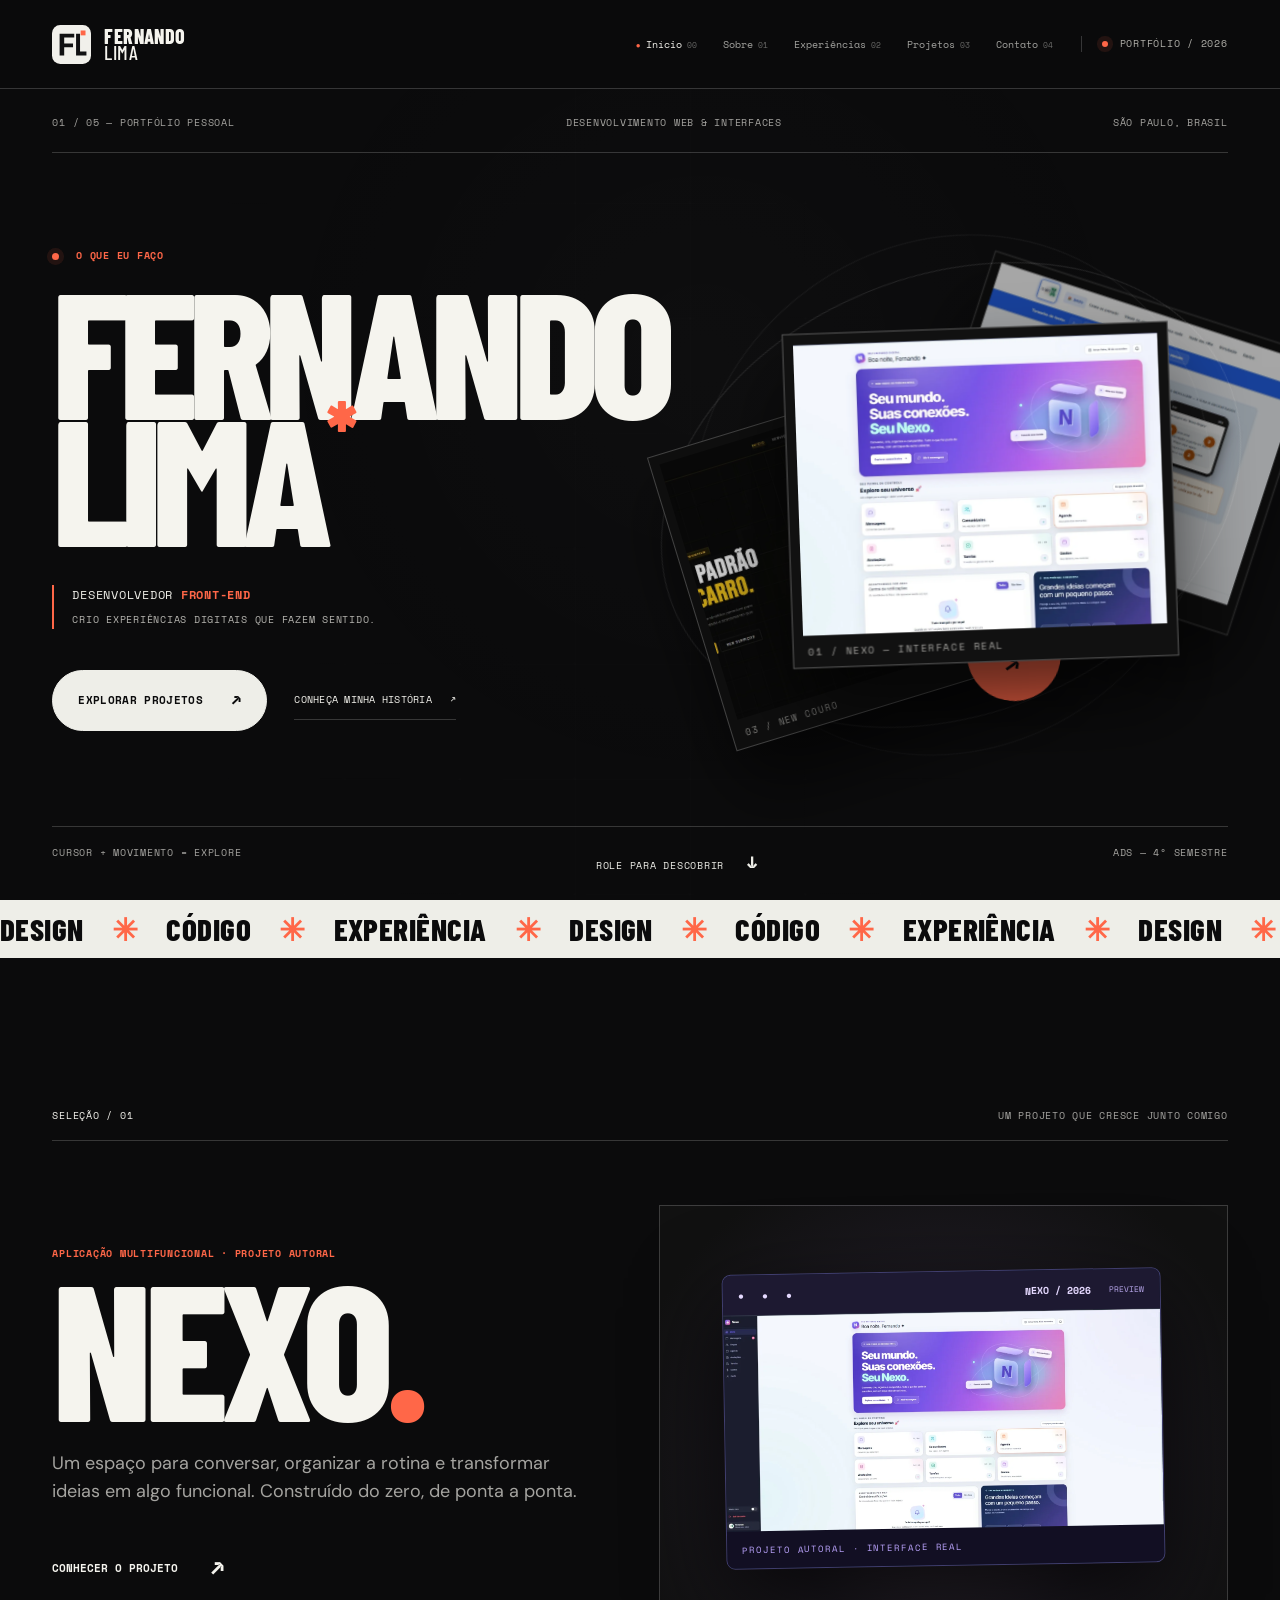
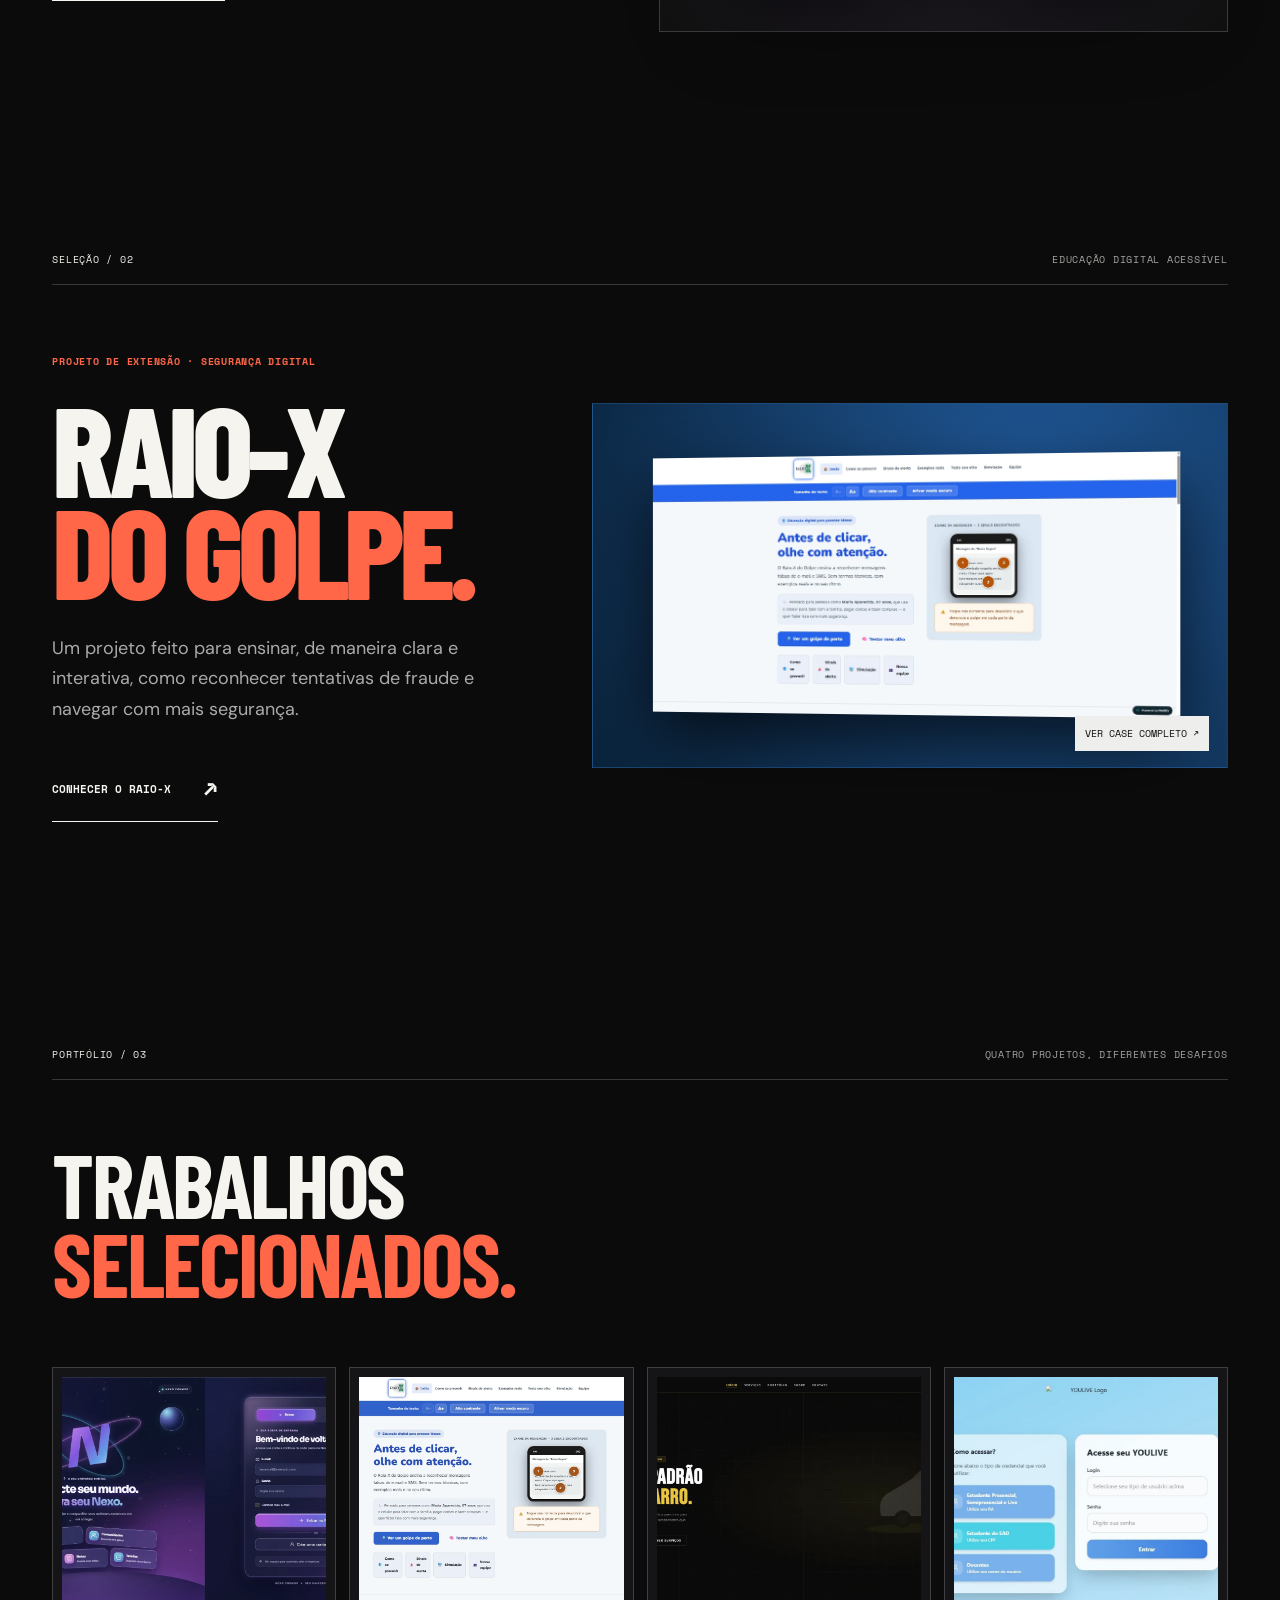
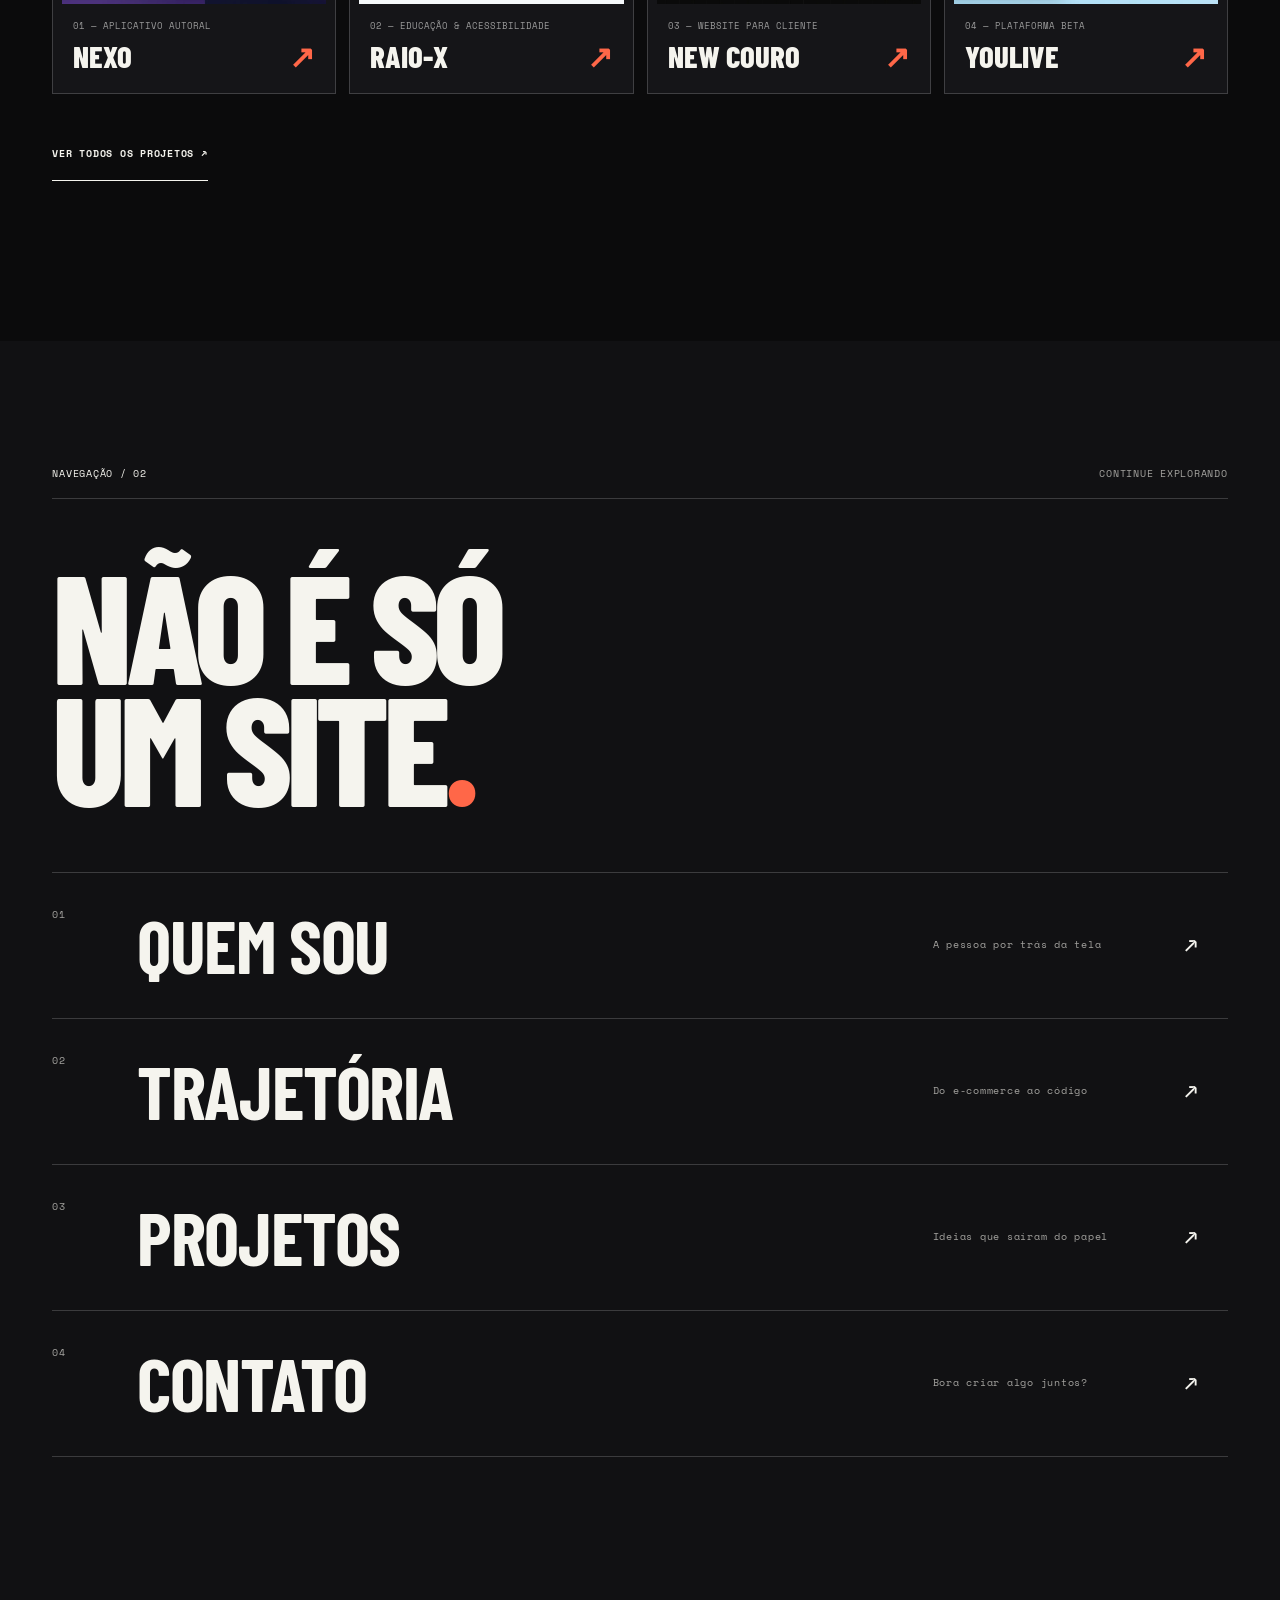
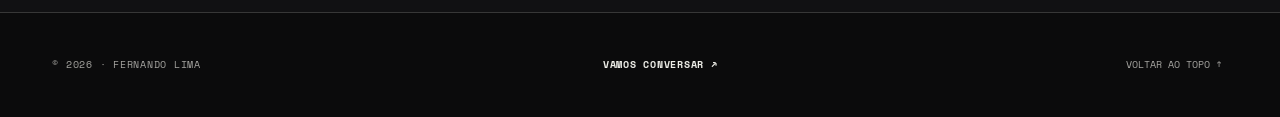
<file: index.html>
<!DOCTYPE html>

<html lang="pt-BR"><head><meta charset="utf-8"/><meta content="width=device-width,initial-scale=1" name="viewport"/><meta content="#0b0b0c" name="theme-color"/><meta content="Portfólio Fernando Lima: Nexo, Raio-X do Golpe, New Couro e YOULIVE. Desenvolvimento de aplicações, interfaces e experiências digitais." name="description"/><meta content="website" property="og:type"/><meta content="Fernando Lima — Desenvolvedor Front-end" property="og:title"/><meta content="Portfólio de Fernando Lima: desenvolvimento front-end, projetos interativos, Nexo, experiências e contato." property="og:description"/><title>Fernando Lima — Desenvolvedor Front-end</title><link href="assets/fl.svg" rel="icon" type="image/svg+xml"/><link href="https://fonts.googleapis.com" rel="preconnect"/><link crossorigin="" href="https://fonts.gstatic.com" rel="preconnect"/><link href="https://fonts.googleapis.com/css2?family=Barlow+Condensed:wght@500;600;700;800;900&amp;family=DM+Sans:wght@400;500;600;700&amp;family=Space+Mono:wght@400;700&amp;display=swap" rel="stylesheet"/><link href="style.css" rel="stylesheet"/><script defer="" src="script.js"></script></head>
<body data-page="index"><a class="skip-link" href="#conteudo">Pular para o conteúdo</a><div aria-hidden="true" class="page-transition"><span>FL/</span></div><div aria-hidden="true" class="site-progress"></div><div aria-hidden="true" class="pointer-glow"></div><header class="topbar" id="topbar">
<a aria-label="Fernando Lima — Página inicial" class="brand" href="index.html"><img alt="" height="38" src="assets/fl.svg" width="38"/><span>FERNANDO <b>LIMA</b></span></a>
<nav aria-label="Navegação principal" class="desktop-nav"><a aria-current="page" class="nav-link is-active" href="index.html"><span>Início</span><sup>00</sup></a><a class="nav-link" href="sobre.html"><span>Sobre</span><sup>01</sup></a><a class="nav-link" href="experiencias.html"><span>Experiências</span><sup>02</sup></a><a class="nav-link" href="projetos.html"><span>Projetos</span><sup>03</sup></a><a class="nav-link" href="contato.html"><span>Contato</span><sup>04</sup></a></nav>
<div class="header-aside"><span aria-hidden="true" class="online-dot"></span><span>PORTFÓLIO / 2026</span></div>
<button aria-controls="mobile-menu" aria-expanded="false" aria-label="Abrir menu" class="menu-toggle"><span></span><span></span></button>
</header>
<nav aria-label="Navegação para dispositivos móveis" class="mobile-menu" id="mobile-menu" inert=""><a aria-current="page" class="mobile-item" href="index.html"><span>Início</span><small>00</small></a><a class="mobile-item" href="sobre.html"><span>Sobre</span><small>01</small></a><a class="mobile-item" href="experiencias.html"><span>Experiências</span><small>02</small></a><a class="mobile-item" href="projetos.html"><span>Projetos</span><small>03</small></a><a class="mobile-item" href="contato.html"><span>Contato</span><small>04</small></a></nav>
<main id="conteudo"><section aria-label="Apresentação" class="landing">
<div aria-hidden="true" class="landing-grid"></div>
<div class="landing-meta top-fine"><span>01 / 05 — PORTFÓLIO PESSOAL</span><span>DESENVOLVIMENTO WEB &amp; INTERFACES</span><span>SÃO PAULO, BRASIL</span></div>
<div class="landing-layout">
<div class="landing-type">
<div class="eyebrow appear"><span class="signal"></span> O QUE EU FAÇO</div>
<h1 aria-label="Fernando Lima" class="display-head"><span class="name-line line-a">FERNANDO</span><span class="name-line line-b">LIMA<span class="headline-mark">*</span></span></h1>
<div class="role-strap appear"><span>DESENVOLVEDOR <strong>FRONT-END</strong></span><span>CRIO EXPERIÊNCIAS DIGITAIS QUE FAZEM SENTIDO.</span></div>
<div class="landing-cta appear"><a class="pill pill-light magnetic" href="projetos.html">EXPLORAR PROJETOS <span>↗</span></a><a class="text-arrow magnetic" href="sobre.html">CONHEÇA MINHA HISTÓRIA <span>↗</span></a></div>
</div>
<div aria-label="Prévia interativa de projetos" class="landing-art">
<div class="project-fan" id="project-fan">
<div aria-hidden="true" class="fan-orbit orbit-one"></div><div aria-hidden="true" class="fan-orbit orbit-two"></div>
<div class="fan-tile fan-b" data-depth="0.4"><div class="fan-image"><img alt="Página inicial do Raio-X do Golpe" src="assets/raiox-01.webp"/></div><small>02 / RAIO-X DO GOLPE</small></div>
<div class="fan-tile fan-c" data-depth="0.75"><div class="fan-image"><img alt="Página inicial da New Couro Tapeçaria" src="assets/new-couro-1.webp"/></div><small>03 / NEW COURO</small></div>
<div class="fan-tile fan-a" data-depth="1"><div class="fan-image fan-image-real"><img alt="Painel principal do aplicativo Nexo" src="assets/nexo-03.webp"/></div><small>01 / NEXO — INTERFACE REAL</small></div>
<a aria-label="Conhecer projeto Nexo" class="fan-center" href="nexo.html"><span>VER<br/>PROJETO</span><b>↗</b></a>
</div>
</div>
</div>
<div class="landing-bottom top-fine"><span>CURSOR + MOVIMENTO = EXPLORE</span><span class="down-scroll">ROLE PARA DESCOBRIR <b>↓</b></span><span>ADS — 4º SEMESTRE</span></div>
</section>
<div aria-label="Design, código e curiosidade" class="marquee-band"><div aria-hidden="true" class="marquee-track"><span>DESIGN</span><i>✳</i><span>CÓDIGO</span><i>✳</i><span>EXPERIÊNCIA</span><i>✳</i> <span>DESIGN</span><i>✳</i><span>CÓDIGO</span><i>✳</i><span>EXPERIÊNCIA</span><i>✳</i> <span>DESIGN</span><i>✳</i><span>CÓDIGO</span><i>✳</i><span>EXPERIÊNCIA</span><i>✳</i> <span>DESIGN</span><i>✳</i><span>CÓDIGO</span><i>✳</i><span>EXPERIÊNCIA</span><i>✳</i> <span>DESIGN</span><i>✳</i><span>CÓDIGO</span><i>✳</i><span>EXPERIÊNCIA</span><i>✳</i></div></div>
<section class="home-work section-shell"><div class="section-kicker reveal"><span>SELEÇÃO / 01</span><span>UM PROJETO QUE CRESCE JUNTO COMIGO</span></div><div class="home-work-grid"><div class="home-project-title reveal"><p class="eyebrow">APLICAÇÃO MULTIFUNCIONAL · PROJETO AUTORAL</p><h2 class="display-h2">NEXO<span class="coral">.</span></h2><p>Um espaço para conversar, organizar a rotina e transformar ideias em algo funcional. Construído do zero, de ponta a ponta.</p><a class="round-link magnetic" href="nexo.html"><span>CONHECER O PROJETO</span><b>↗</b></a></div><div class="home-nexo-stage reveal"><div class="home-nexo-real"><div class="home-nexo-toolbar"><span>●   ●   ●</span><b>NEXO / 2026</b><small>PREVIEW</small></div><img alt="Captura real da página inicial do Nexo" loading="lazy" src="assets/nexo-03.webp"/><span class="home-photo-label">PROJETO AUTORAL · INTERFACE REAL</span></div></div></div></section><section class="home-impact section-shell"><div class="section-kicker reveal"><span>SELEÇÃO / 02</span><span>EDUCAÇÃO DIGITAL ACESSÍVEL</span></div><div class="impact-layout"><div class="impact-copy reveal"><span class="eyebrow">PROJETO DE EXTENSÃO · SEGURANÇA DIGITAL</span><h2>RAIO-X<br/><em>DO GOLPE.</em></h2><p>Um projeto feito para ensinar, de maneira clara e interativa, como reconhecer tentativas de fraude e navegar com mais segurança.</p><a class="round-link" href="raio-x.html"><span>CONHECER O RAIO-X</span><b>↗</b></a></div><a aria-label="Conhecer o projeto Raio-X do Golpe" class="impact-image reveal" href="raio-x.html"><img alt="Página inicial do Raio-X do Golpe" loading="lazy" src="assets/raiox-01.webp"/><span>VER CASE COMPLETO ↗</span></a></div></section>
<section class="home-all section-shell"><div class="section-kicker reveal"><span>PORTFÓLIO / 03</span><span>QUATRO PROJETOS, DIFERENTES DESAFIOS</span></div><h2 class="mid-title reveal">TRABALHOS<br/><em>SELECIONADOS.</em></h2><div class="all-project-grid"><a class="all-project reveal" href="nexo.html"><img alt="Tela de entrada do Nexo" loading="lazy" src="assets/nexo-01.webp"/><span>01 — APLICATIVO AUTORAL</span><strong>NEXO <b>↗</b></strong></a><a class="all-project reveal" href="raio-x.html"><img alt="Raio-X do Golpe" loading="lazy" src="assets/raiox-01.webp"/><span>02 — EDUCAÇÃO &amp; ACESSIBILIDADE</span><strong>RAIO-X <b>↗</b></strong></a><a class="all-project reveal" href="projetos.html#new-couro"><img alt="New Couro Tapeçaria" loading="lazy" src="assets/new-couro-1.webp"/><span>03 — WEBSITE PARA CLIENTE</span><strong>NEW COURO <b>↗</b></strong></a><a class="all-project reveal" href="projetos.html#youlive"><img alt="YOULIVE" loading="lazy" src="assets/youlive-1.webp"/><span>04 — PLATAFORMA BETA</span><strong>YOULIVE <b>↗</b></strong></a></div><a class="under-link" href="projetos.html">VER TODOS OS PROJETOS ↗</a></section><section class="home-directory section-shell"><div class="section-kicker reveal"><span>NAVEGAÇÃO / 02</span><span>CONTINUE EXPLORANDO</span></div><h2 class="outline-title reveal">NÃO É SÓ<br/>UM SITE<span class="coral">.</span></h2><div class="directory-list"><a class="directory-row reveal magnetic" href="sobre.html"><span class="dir-n">01</span><strong>QUEM SOU</strong><span class="dir-desc">A pessoa por trás da tela</span><span class="dir-arrow">↗</span></a><a class="directory-row reveal magnetic" href="experiencias.html"><span class="dir-n">02</span><strong>TRAJETÓRIA</strong><span class="dir-desc">Do e-commerce ao código</span><span class="dir-arrow">↗</span></a><a class="directory-row reveal magnetic" href="projetos.html"><span class="dir-n">03</span><strong>PROJETOS</strong><span class="dir-desc">Ideias que saíram do papel</span><span class="dir-arrow">↗</span></a><a class="directory-row reveal magnetic" href="contato.html"><span class="dir-n">04</span><strong>CONTATO</strong><span class="dir-desc">Bora criar algo juntos?</span><span class="dir-arrow">↗</span></a></div></section></main><footer class="site-footer"><span>© 2026 · FERNANDO LIMA</span><a href="mailto:nando07102006@gmail.com">VAMOS CONVERSAR <span aria-hidden="true">↗</span></a><button aria-label="Voltar ao topo" class="to-top" type="button">VOLTAR AO TOPO ↑</button></footer></body></html>
</file>
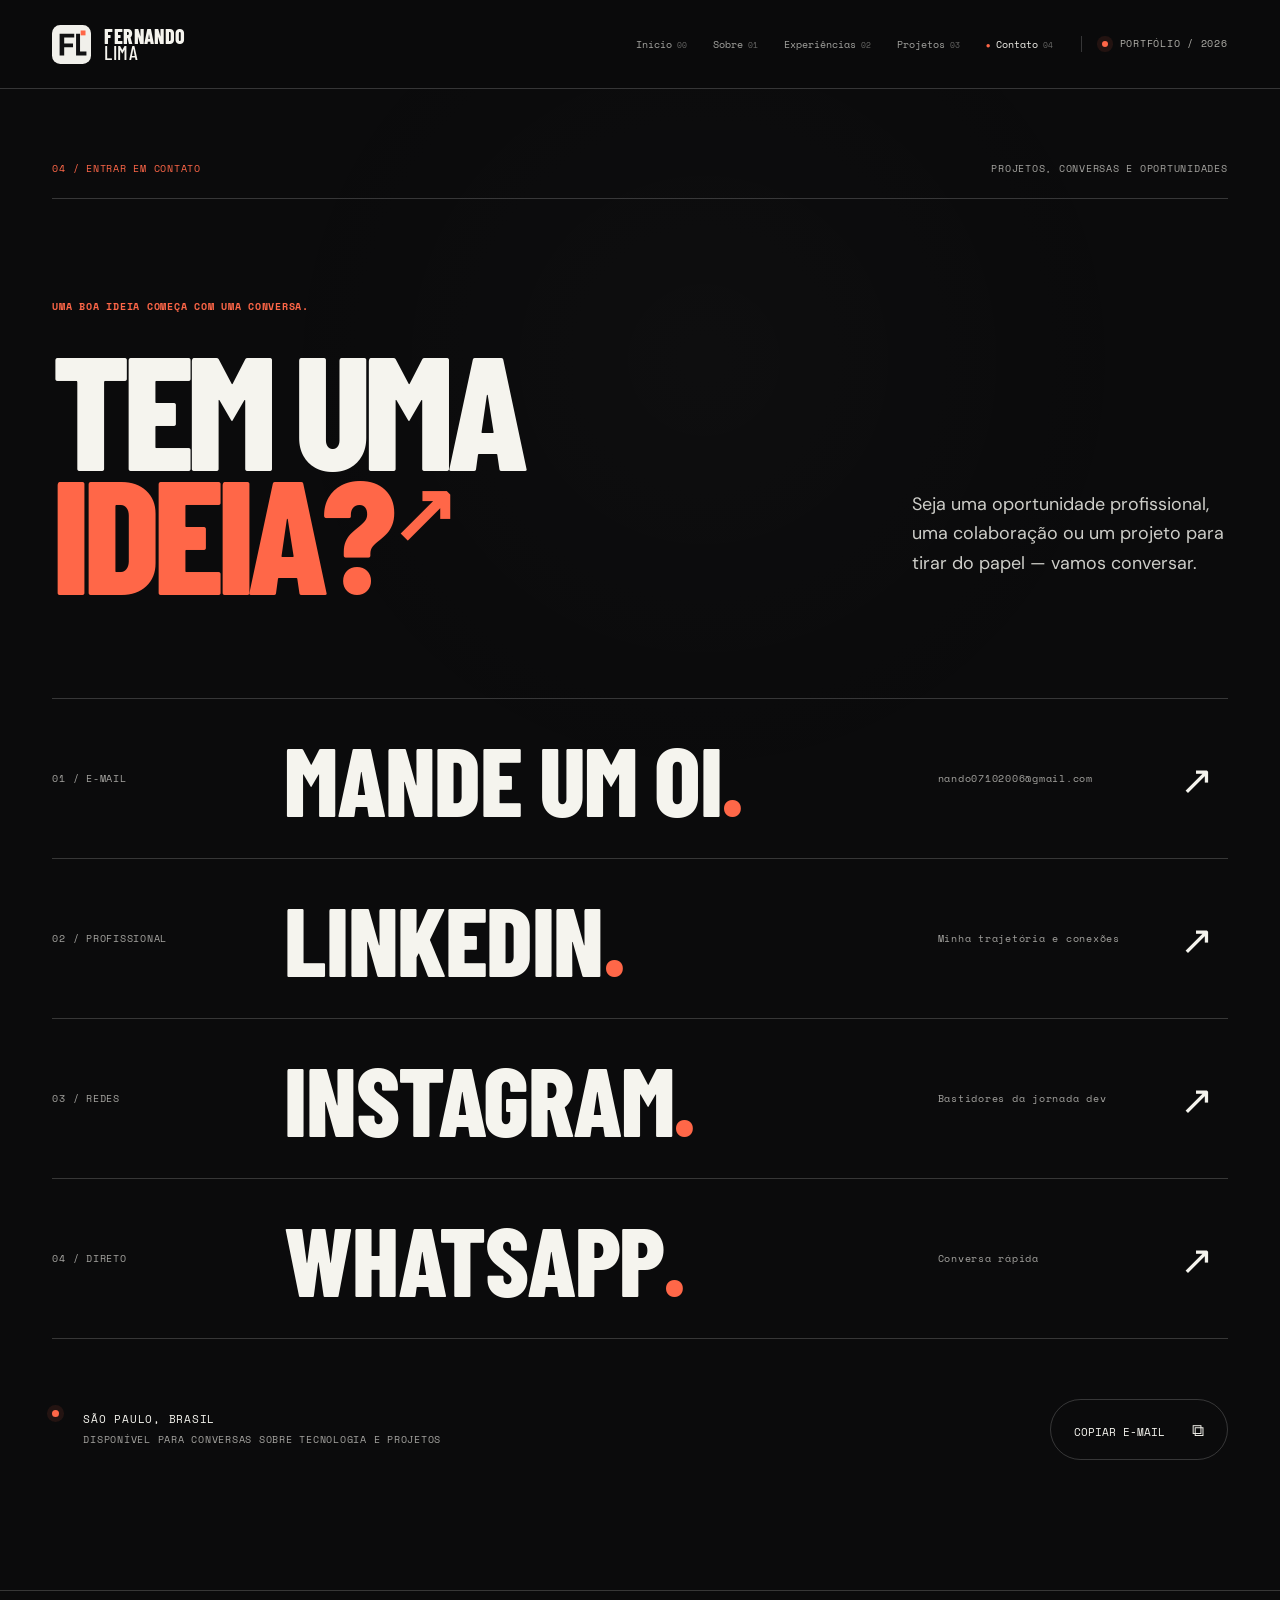
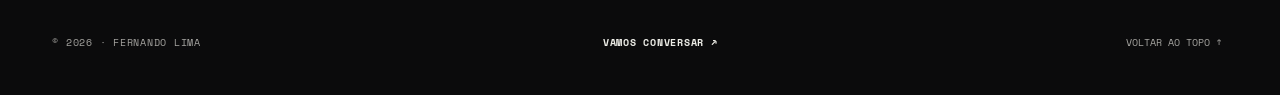
<file: contato.html>
<!doctype html>
<html lang="pt-BR"><head><meta charset="utf-8"><meta name="viewport" content="width=device-width,initial-scale=1"><meta name="theme-color" content="#0b0b0c"><meta name="description" content="Converse com Fernando Lima sobre desenvolvimento front-end, projetos e oportunidades."><meta property="og:type" content="website"><meta property="og:title" content="Contato — Fernando Lima"><meta property="og:description" content="Converse com Fernando Lima sobre desenvolvimento front-end, projetos e oportunidades."><title>Contato — Fernando Lima</title><link rel="icon" type="image/svg+xml" href="assets/fl.svg"><link rel="preconnect" href="https://fonts.googleapis.com"><link rel="preconnect" href="https://fonts.gstatic.com" crossorigin><link href="https://fonts.googleapis.com/css2?family=Barlow+Condensed:wght@500;600;700;800;900&family=DM+Sans:wght@400;500;600;700&family=Space+Mono:wght@400;700&display=swap" rel="stylesheet"><link rel="stylesheet" href="style.css"><script src="script.js" defer></script></head>
<body data-page="contato"><a class="skip-link" href="#conteudo">Pular para o conteúdo</a><div class="page-transition" aria-hidden="true"><span>FL/</span></div><div class="site-progress" aria-hidden="true"></div><div class="pointer-glow" aria-hidden="true"></div><header class="topbar" id="topbar">
  <a class="brand" href="index.html" aria-label="Fernando Lima — Página inicial"><img src="assets/fl.svg" width="38" height="38" alt=""/><span>FERNANDO <b>LIMA</b></span></a>
  <nav class="desktop-nav" aria-label="Navegação principal"><a class="nav-link " href="index.html" ><span>Início</span><sup>00</sup></a><a class="nav-link " href="sobre.html" ><span>Sobre</span><sup>01</sup></a><a class="nav-link " href="experiencias.html" ><span>Experiências</span><sup>02</sup></a><a class="nav-link " href="projetos.html" ><span>Projetos</span><sup>03</sup></a><a class="nav-link is-active" href="contato.html" aria-current="page"><span>Contato</span><sup>04</sup></a></nav>
  <div class="header-aside"><span class="online-dot" aria-hidden="true"></span><span>PORTFÓLIO / 2026</span></div>
  <button class="menu-toggle" aria-controls="mobile-menu" aria-expanded="false" aria-label="Abrir menu"><span></span><span></span></button>
</header>
<nav class="mobile-menu" id="mobile-menu" aria-label="Navegação para dispositivos móveis" inert><a href="index.html" class="mobile-item" ><span>Início</span><small>00</small></a><a href="sobre.html" class="mobile-item" ><span>Sobre</span><small>01</small></a><a href="experiencias.html" class="mobile-item" ><span>Experiências</span><small>02</small></a><a href="projetos.html" class="mobile-item" ><span>Projetos</span><small>03</small></a><a href="contato.html" class="mobile-item" aria-current="page"><span>Contato</span><small>04</small></a></nav>
<main id="conteudo"><section class="contact-page section-shell"><div class="page-meta"><span>04 / ENTRAR EM CONTATO</span><span>PROJETOS, CONVERSAS E OPORTUNIDADES</span></div><div class="contact-title-wrap"><p class="eyebrow reveal">UMA BOA IDEIA COMEÇA COM UMA CONVERSA.</p><h1 class="display-page contact-display reveal">TEM UMA<br><em>IDEIA?</em><span class="coral">↗</span></h1><p class="lead-text reveal">Seja uma oportunidade profissional, uma colaboração ou um projeto para tirar do papel — vamos conversar.</p></div><div class="contact-links">
<a class="contact-giant reveal magnetic" href="mailto:nando07102006@gmail.com"><span class="contact-n">01 / E-MAIL</span><strong>MANDE UM OI<span>.</span></strong><span class="contact-extra">nando07102006@gmail.com</span><b>↗</b></a>
<a class="contact-giant reveal magnetic" href="https://www.linkedin.com/in/fernandoalves-lima/" target="_blank" rel="noopener noreferrer"><span class="contact-n">02 / PROFISSIONAL</span><strong>LINKEDIN<span>.</span></strong><span class="contact-extra">Minha trajetória e conexões</span><b>↗</b></a>
<a class="contact-giant reveal magnetic" href="https://www.instagram.com/nando.jornadadev/" target="_blank" rel="noopener noreferrer"><span class="contact-n">03 / REDES</span><strong>INSTAGRAM<span>.</span></strong><span class="contact-extra">Bastidores da jornada dev</span><b>↗</b></a>
<a class="contact-giant reveal magnetic" href="https://wa.me/5511958534426" target="_blank" rel="noopener noreferrer"><span class="contact-n">04 / DIRETO</span><strong>WHATSAPP<span>.</span></strong><span class="contact-extra">Conversa rápida</span><b>↗</b></a>
</div><div class="contact-bottom"><div class="contact-location"><span class="signal"></span><span>SÃO PAULO, BRASIL<br><small>DISPONÍVEL PARA CONVERSAS SOBRE TECNOLOGIA E PROJETOS</small></span></div><button class="copy-email" type="button" data-copy="nando07102006@gmail.com" aria-label="Copiar e-mail">COPIAR E-MAIL <span>⧉</span></button></div></section></main><footer class="site-footer"><span>© 2026 · FERNANDO LIMA</span><a href="mailto:nando07102006@gmail.com">VAMOS CONVERSAR <span aria-hidden="true">↗</span></a><button class="to-top" aria-label="Voltar ao topo" type="button">VOLTAR AO TOPO ↑</button></footer></body></html>
</file>
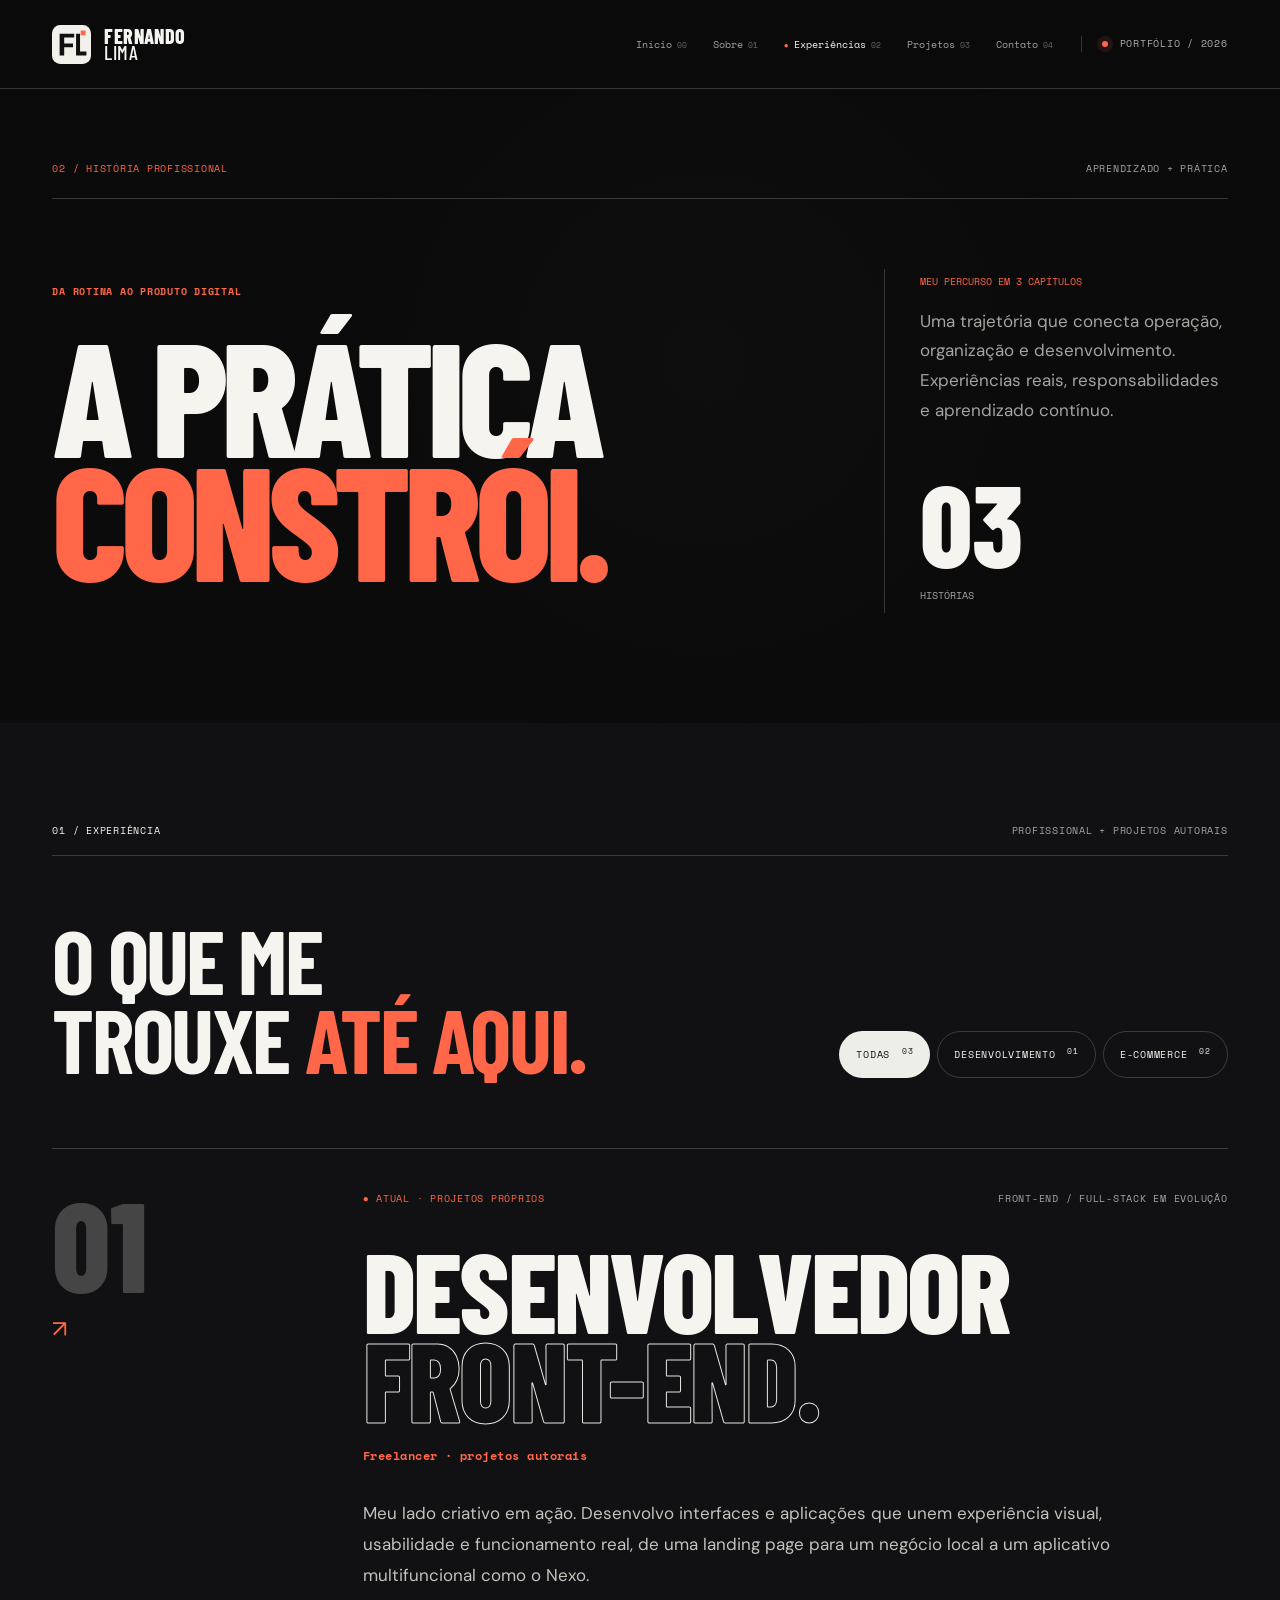
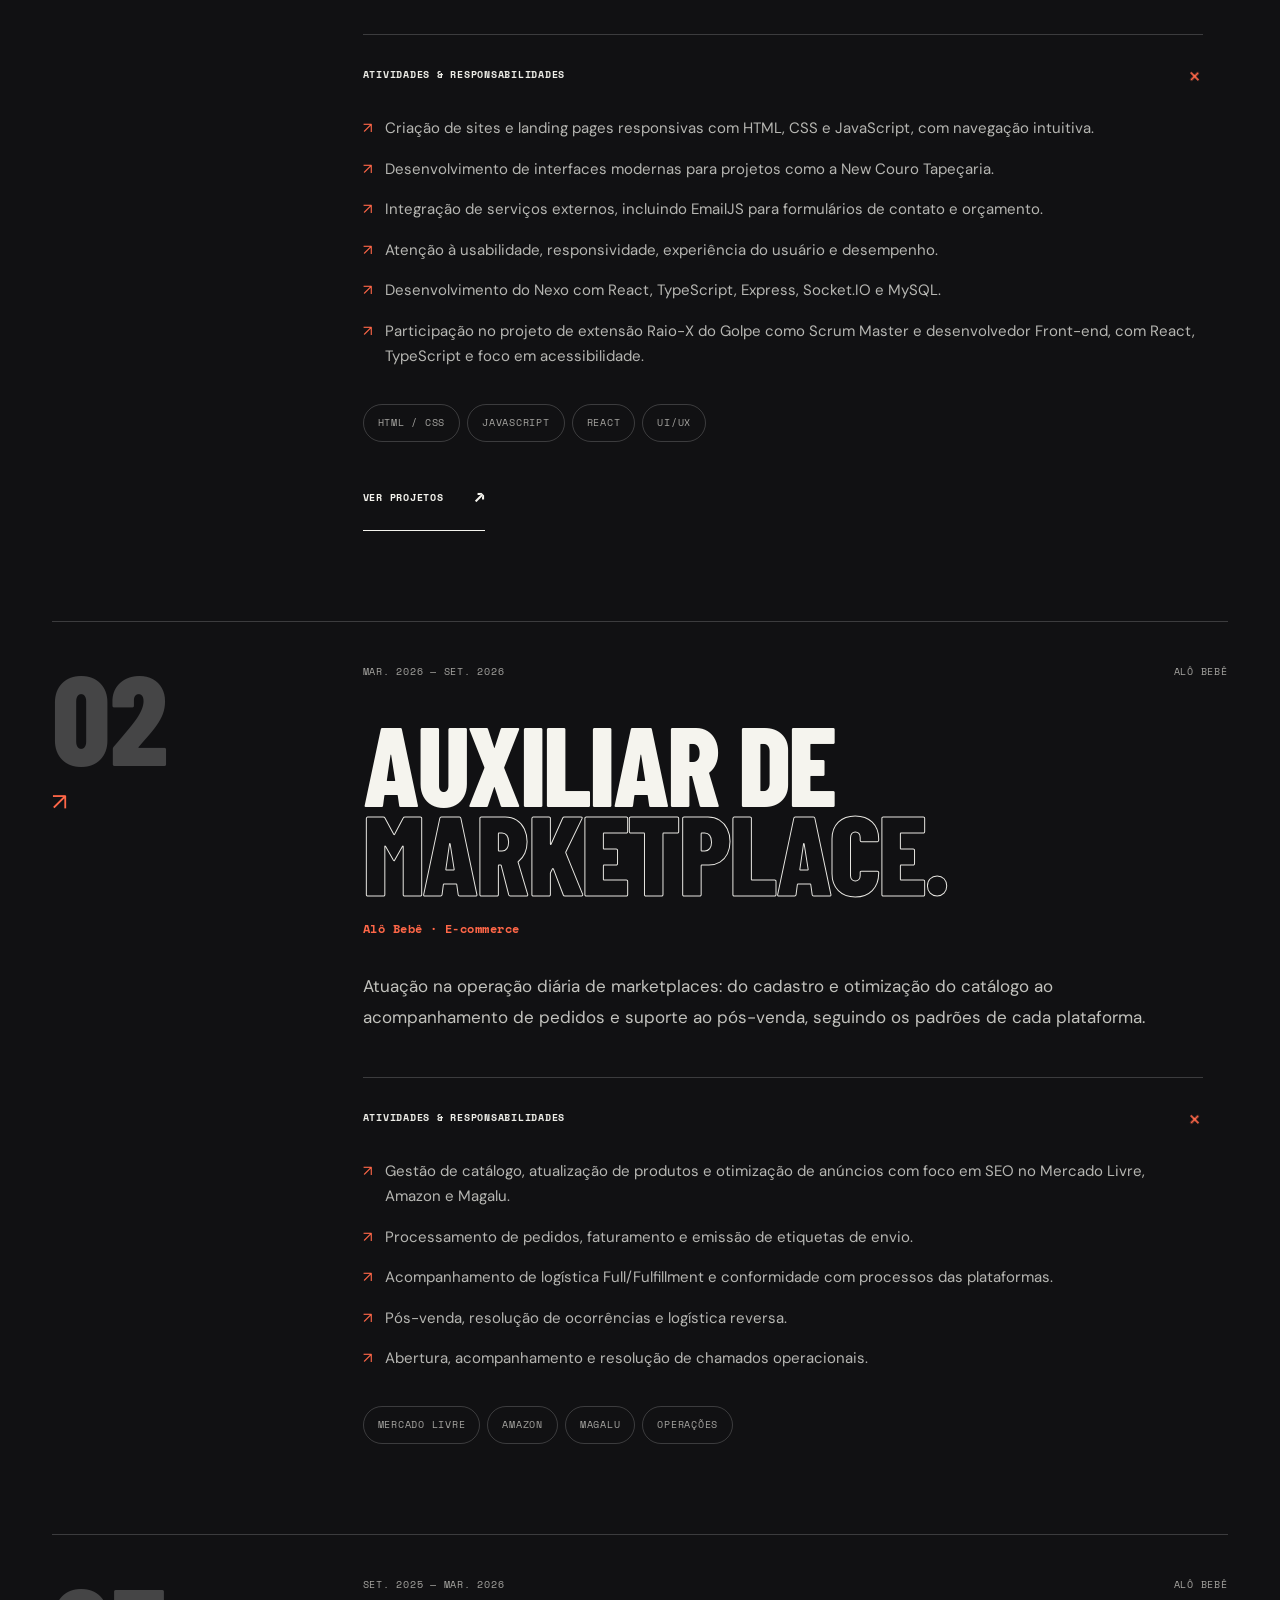
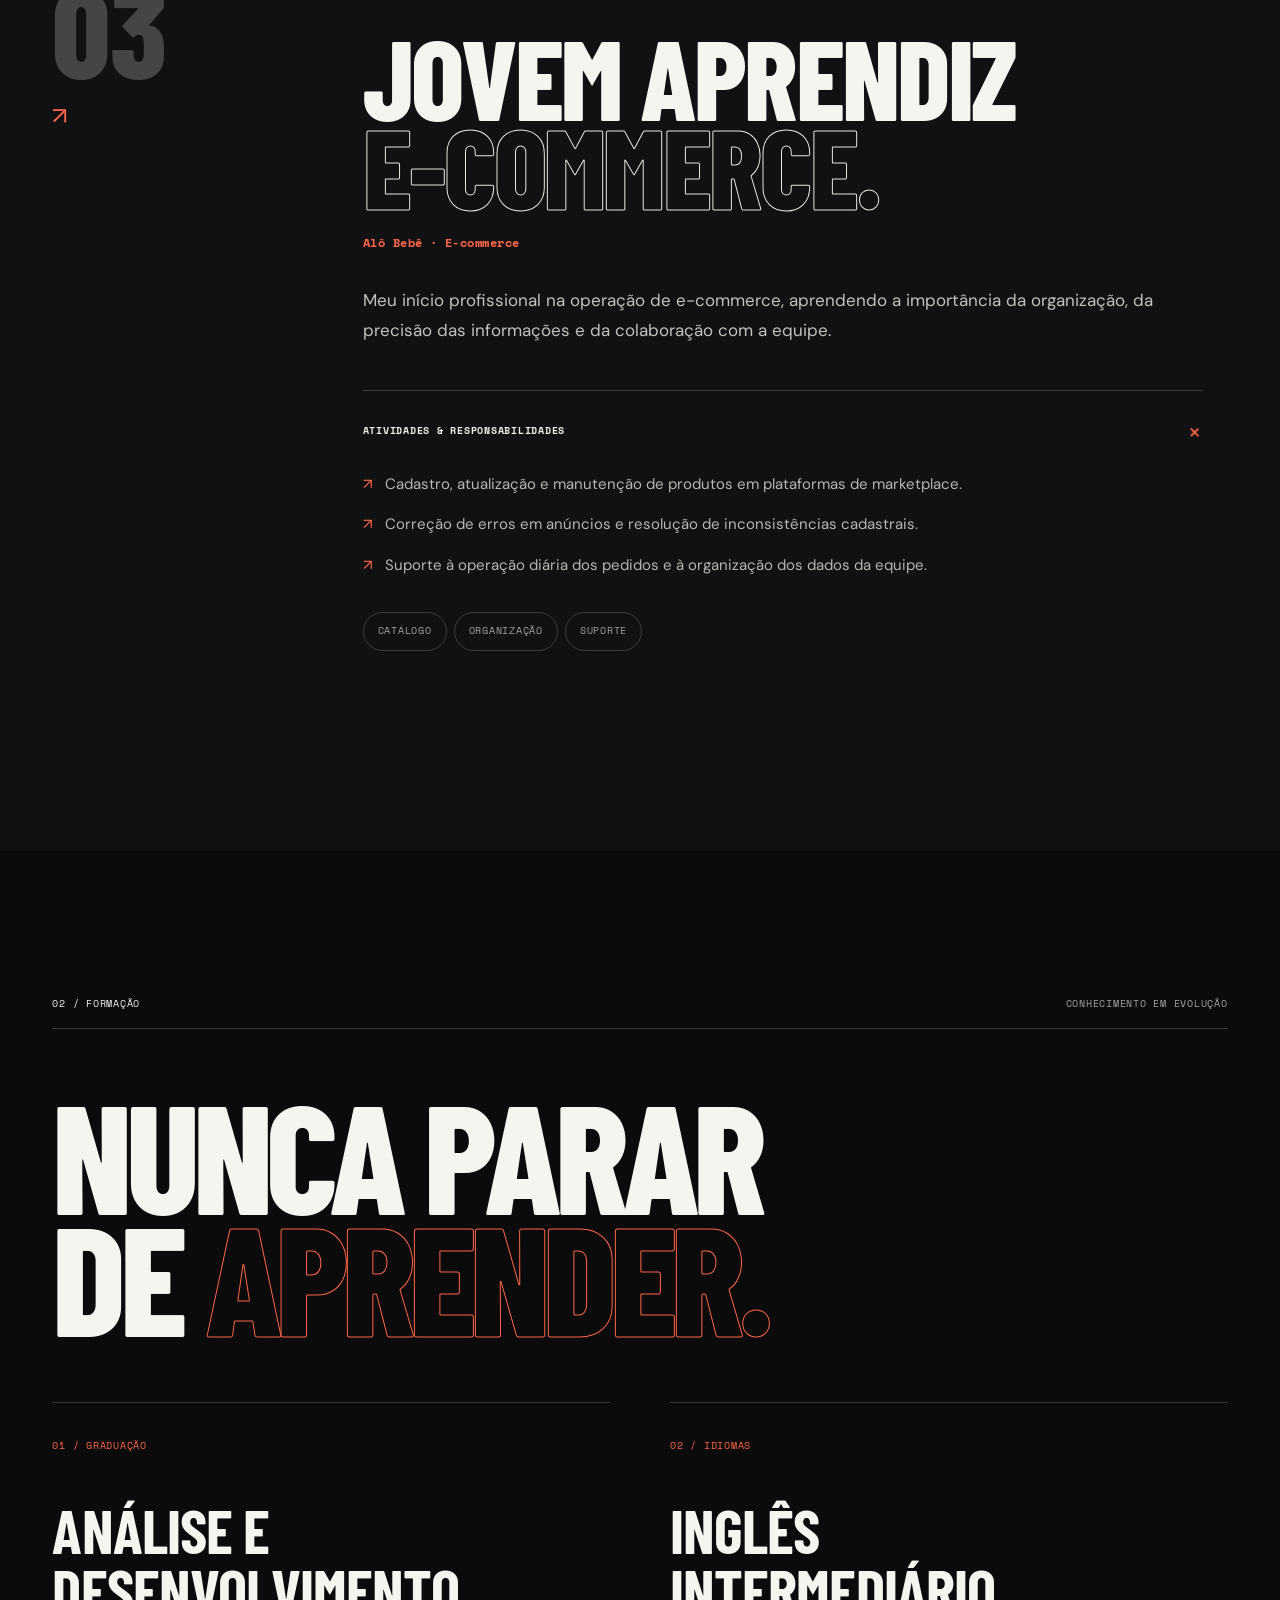
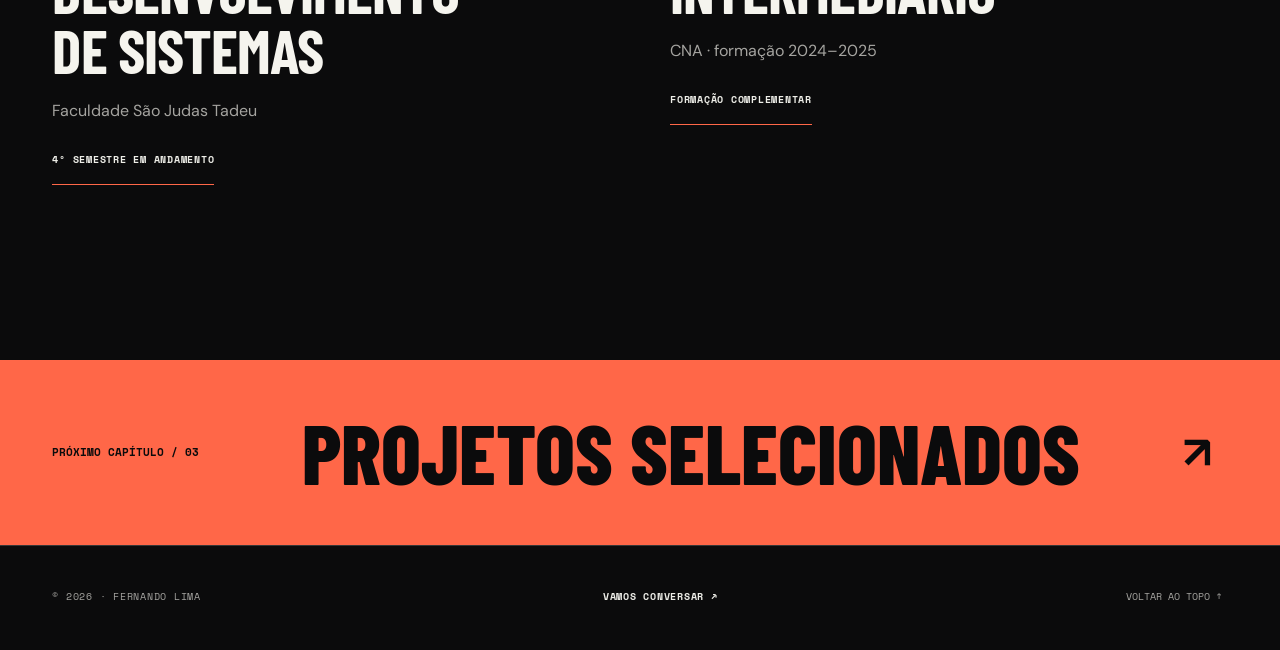
<file: experiencias.html>
<!doctype html>
<html lang="pt-BR"><head><meta charset="utf-8"><meta name="viewport" content="width=device-width,initial-scale=1"><meta name="theme-color" content="#0b0b0c"><meta name="description" content="Trajetória profissional de Fernando Lima: Desenvolvedor Front-end, Alô Bebê, marketplace e 4º semestre de ADS."><meta property="og:type" content="website"><meta property="og:title" content="Experiências — Fernando Lima"><meta property="og:description" content="Trajetória profissional de Fernando Lima: Desenvolvedor Front-end, Alô Bebê, marketplace e 4º semestre de ADS."><title>Experiências — Fernando Lima</title><link rel="icon" type="image/svg+xml" href="assets/fl.svg"><link rel="preconnect" href="https://fonts.googleapis.com"><link rel="preconnect" href="https://fonts.gstatic.com" crossorigin><link href="https://fonts.googleapis.com/css2?family=Barlow+Condensed:wght@500;600;700;800;900&family=DM+Sans:wght@400;500;600;700&family=Space+Mono:wght@400;700&display=swap" rel="stylesheet"><link rel="stylesheet" href="style.css"><script src="script.js" defer></script></head>
<body data-page="experiencias"><a class="skip-link" href="#conteudo">Pular para o conteúdo</a><div class="page-transition" aria-hidden="true"><span>FL/</span></div><div class="site-progress" aria-hidden="true"></div><div class="pointer-glow" aria-hidden="true"></div><header class="topbar" id="topbar">
  <a class="brand" href="index.html" aria-label="Fernando Lima — Página inicial"><img src="assets/fl.svg" width="38" height="38" alt=""/><span>FERNANDO <b>LIMA</b></span></a>
  <nav class="desktop-nav" aria-label="Navegação principal"><a class="nav-link " href="index.html" ><span>Início</span><sup>00</sup></a><a class="nav-link " href="sobre.html" ><span>Sobre</span><sup>01</sup></a><a class="nav-link is-active" href="experiencias.html" aria-current="page"><span>Experiências</span><sup>02</sup></a><a class="nav-link " href="projetos.html" ><span>Projetos</span><sup>03</sup></a><a class="nav-link " href="contato.html" ><span>Contato</span><sup>04</sup></a></nav>
  <div class="header-aside"><span class="online-dot" aria-hidden="true"></span><span>PORTFÓLIO / 2026</span></div>
  <button class="menu-toggle" aria-controls="mobile-menu" aria-expanded="false" aria-label="Abrir menu"><span></span><span></span></button>
</header>
<nav class="mobile-menu" id="mobile-menu" aria-label="Navegação para dispositivos móveis" inert><a href="index.html" class="mobile-item" ><span>Início</span><small>00</small></a><a href="sobre.html" class="mobile-item" ><span>Sobre</span><small>01</small></a><a href="experiencias.html" class="mobile-item" aria-current="page"><span>Experiências</span><small>02</small></a><a href="projetos.html" class="mobile-item" ><span>Projetos</span><small>03</small></a><a href="contato.html" class="mobile-item" ><span>Contato</span><small>04</small></a></nav>
<main id="conteudo"><section class="subhero subhero-work section-shell"><div class="page-meta"><span>02 / HISTÓRIA PROFISSIONAL</span><span>APRENDIZADO + PRÁTICA</span></div><div class="work-hero-grid"><div><p class="eyebrow reveal">DA ROTINA AO PRODUTO DIGITAL</p><h1 class="display-page reveal">A PRÁTICA<br><em>CONSTRÓI.</em></h1></div><div class="work-hero-aside reveal"><span>MEU PERCURSO EM 3 CAPÍTULOS</span><p>Uma trajetória que conecta operação, organização e desenvolvimento. Experiências reais, responsabilidades e aprendizado contínuo.</p><div class="work-hero-number">03<span>HISTÓRIAS</span></div></div></div></section>
<section class="timeline-section section-shell" id="historico"><div class="section-kicker reveal"><span>01 / EXPERIÊNCIA</span><span>PROFISSIONAL + PROJETOS AUTORAIS</span></div><div class="career-toolbar"><h2 class="mid-title reveal">O QUE ME<br>TROUXE <em>ATÉ AQUI.</em></h2><div class="career-filters" role="group" aria-label="Filtrar experiências"><button type="button" class="filter is-active" data-filter="all" aria-pressed="true">TODAS <sup>03</sup></button><button type="button" class="filter" data-filter="dev" aria-pressed="false">DESENVOLVIMENTO <sup>01</sup></button><button type="button" class="filter" data-filter="commerce" aria-pressed="false">E-COMMERCE <sup>02</sup></button></div></div>
<div class="career-list">
<article class="career-entry" data-category="dev"><div class="career-index">01<span>↗</span></div><div class="career-main"><div class="career-small"><span class="live">● ATUAL · PROJETOS PRÓPRIOS</span><span>FRONT-END / FULL-STACK EM EVOLUÇÃO</span></div><h3>DESENVOLVEDOR<br><em>FRONT-END.</em></h3><p class="career-org">Freelancer · projetos autorais</p><p class="career-summary">Meu lado criativo em ação. Desenvolvo interfaces e aplicações que unem experiência visual, usabilidade e funcionamento real, de uma landing page para um negócio local a um aplicativo multifuncional como o Nexo.</p><details class="career-details" open><summary>ATIVIDADES & RESPONSABILIDADES <span>+</span></summary><ul><li>Criação de sites e landing pages responsivas com HTML, CSS e JavaScript, com navegação intuitiva.</li><li>Desenvolvimento de interfaces modernas para projetos como a New Couro Tapeçaria.</li><li>Integração de serviços externos, incluindo EmailJS para formulários de contato e orçamento.</li><li>Atenção à usabilidade, responsividade, experiência do usuário e desempenho.</li><li>Desenvolvimento do Nexo com React, TypeScript, Express, Socket.IO e MySQL.</li><li>Participação no projeto de extensão Raio-X do Golpe como Scrum Master e desenvolvedor Front-end, com React, TypeScript e foco em acessibilidade.</li></ul></details><div class="career-tags"><span>HTML / CSS</span><span>JAVASCRIPT</span><span>REACT</span><span>UI/UX</span></div><a href="projetos.html" class="under-link">VER PROJETOS <span>↗</span></a></div></article>
<article class="career-entry" data-category="commerce"><div class="career-index">02<span>↗</span></div><div class="career-main"><div class="career-small"><span>MAR. 2026 — SET. 2026</span><span>ALÔ BEBÊ</span></div><h3>AUXILIAR DE<br><em>MARKETPLACE.</em></h3><p class="career-org">Alô Bebê · E-commerce</p><p class="career-summary">Atuação na operação diária de marketplaces: do cadastro e otimização do catálogo ao acompanhamento de pedidos e suporte ao pós-venda, seguindo os padrões de cada plataforma.</p><details class="career-details" open><summary>ATIVIDADES & RESPONSABILIDADES <span>+</span></summary><ul><li>Gestão de catálogo, atualização de produtos e otimização de anúncios com foco em SEO no Mercado Livre, Amazon e Magalu.</li><li>Processamento de pedidos, faturamento e emissão de etiquetas de envio.</li><li>Acompanhamento de logística Full/Fulfillment e conformidade com processos das plataformas.</li><li>Pós-venda, resolução de ocorrências e logística reversa.</li><li>Abertura, acompanhamento e resolução de chamados operacionais.</li></ul></details><div class="career-tags"><span>MERCADO LIVRE</span><span>AMAZON</span><span>MAGALU</span><span>OPERAÇÕES</span></div></div></article>
<article class="career-entry" data-category="commerce"><div class="career-index">03<span>↗</span></div><div class="career-main"><div class="career-small"><span>SET. 2025 — MAR. 2026</span><span>ALÔ BEBÊ</span></div><h3>JOVEM APRENDIZ<br><em>E-COMMERCE.</em></h3><p class="career-org">Alô Bebê · E-commerce</p><p class="career-summary">Meu início profissional na operação de e-commerce, aprendendo a importância da organização, da precisão das informações e da colaboração com a equipe.</p><details class="career-details" open><summary>ATIVIDADES & RESPONSABILIDADES <span>+</span></summary><ul><li>Cadastro, atualização e manutenção de produtos em plataformas de marketplace.</li><li>Correção de erros em anúncios e resolução de inconsistências cadastrais.</li><li>Suporte à operação diária dos pedidos e à organização dos dados da equipe.</li></ul></details><div class="career-tags"><span>CATÁLOGO</span><span>ORGANIZAÇÃO</span><span>SUPORTE</span></div></div></article>
</div></section>
<section class="education-zone section-shell"><div class="section-kicker reveal"><span>02 / FORMAÇÃO</span><span>CONHECIMENTO EM EVOLUÇÃO</span></div><h2 class="outline-title reveal">NUNCA PARAR<br>DE <em>APRENDER.</em></h2><div class="education-pair"><div class="education-line reveal"><span>01 / GRADUAÇÃO</span><h3>ANÁLISE E DESENVOLVIMENTO<br>DE SISTEMAS</h3><p>Faculdade São Judas Tadeu</p><strong>4º SEMESTRE EM ANDAMENTO</strong></div><div class="education-line reveal"><span>02 / IDIOMAS</span><h3>INGLÊS<br>INTERMEDIÁRIO</h3><p>CNA · formação 2024–2025</p><strong>FORMAÇÃO COMPLEMENTAR</strong></div></div></section><a class="next-chapter" href="projetos.html"><span>PRÓXIMO CAPÍTULO / 03</span><strong>PROJETOS SELECIONADOS</strong><b>↗</b></a></main><footer class="site-footer"><span>© 2026 · FERNANDO LIMA</span><a href="mailto:nando07102006@gmail.com">VAMOS CONVERSAR <span aria-hidden="true">↗</span></a><button class="to-top" aria-label="Voltar ao topo" type="button">VOLTAR AO TOPO ↑</button></footer></body></html>
</file>
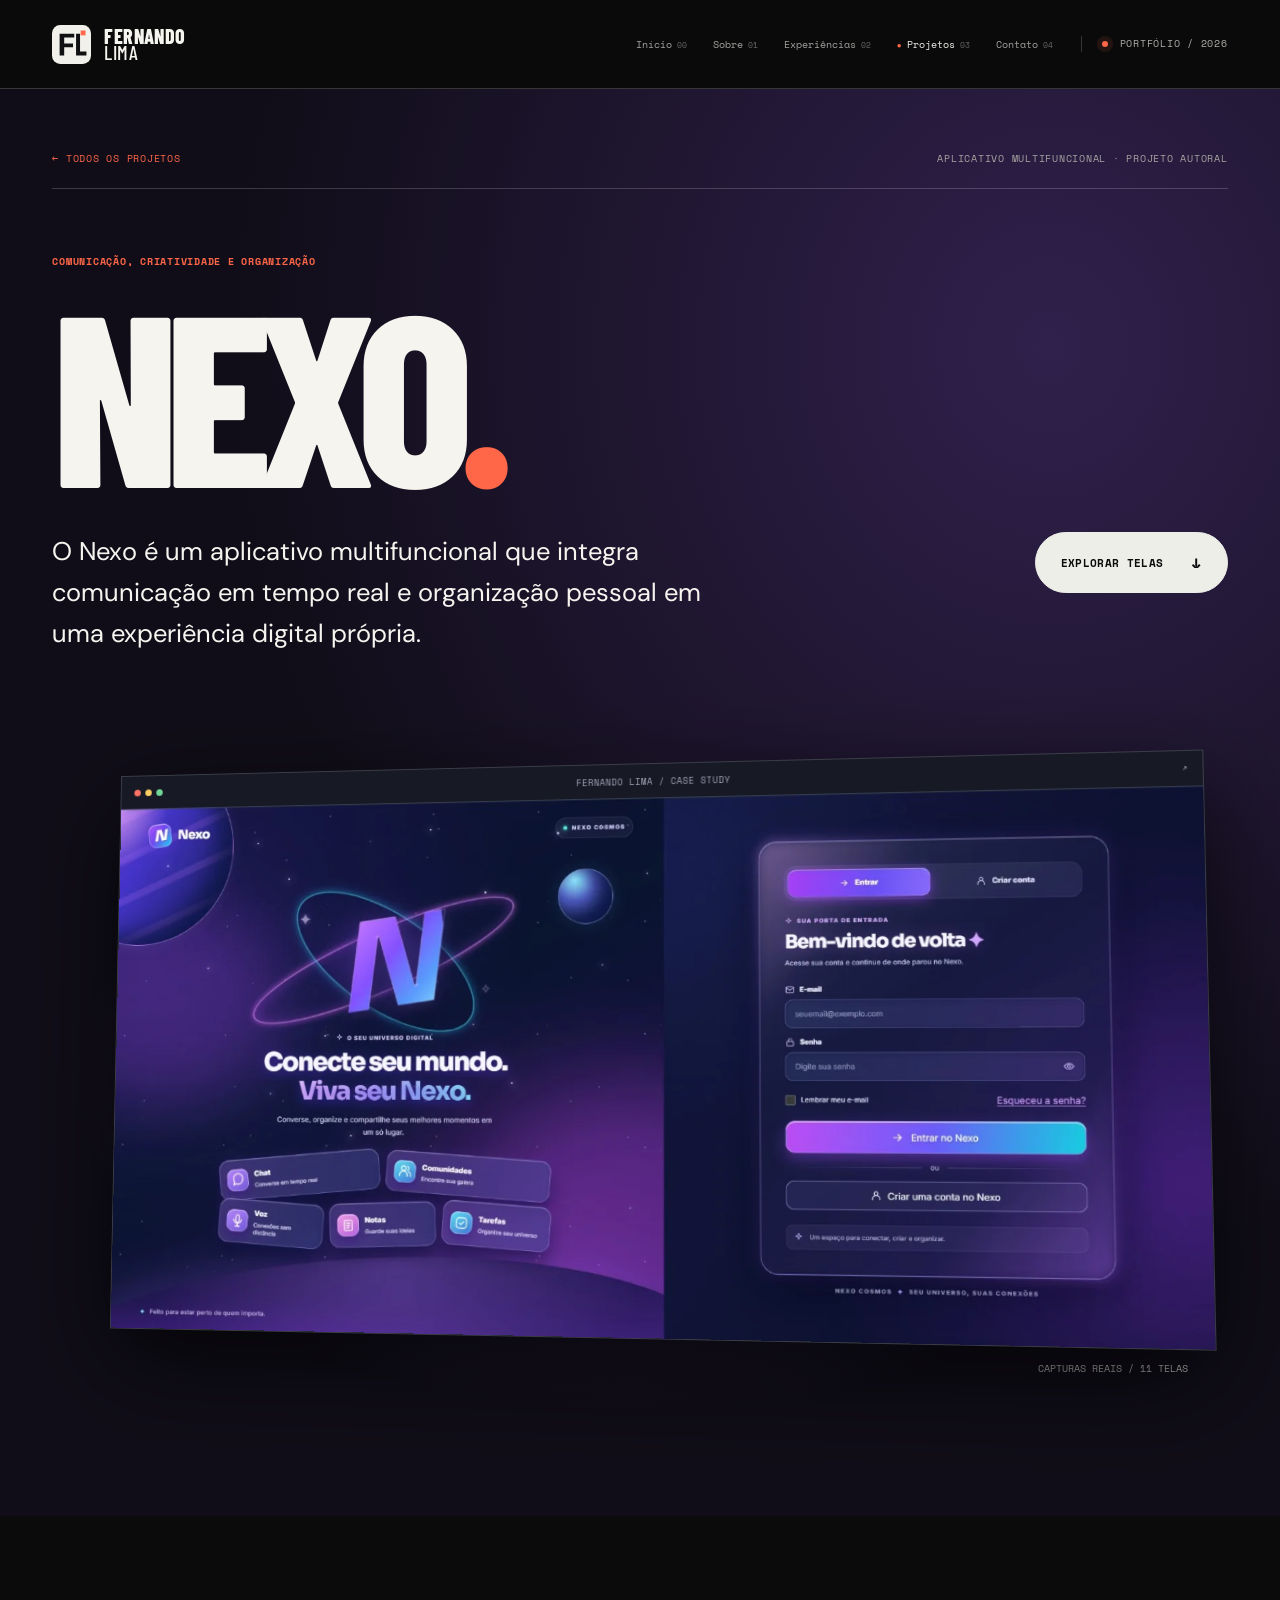
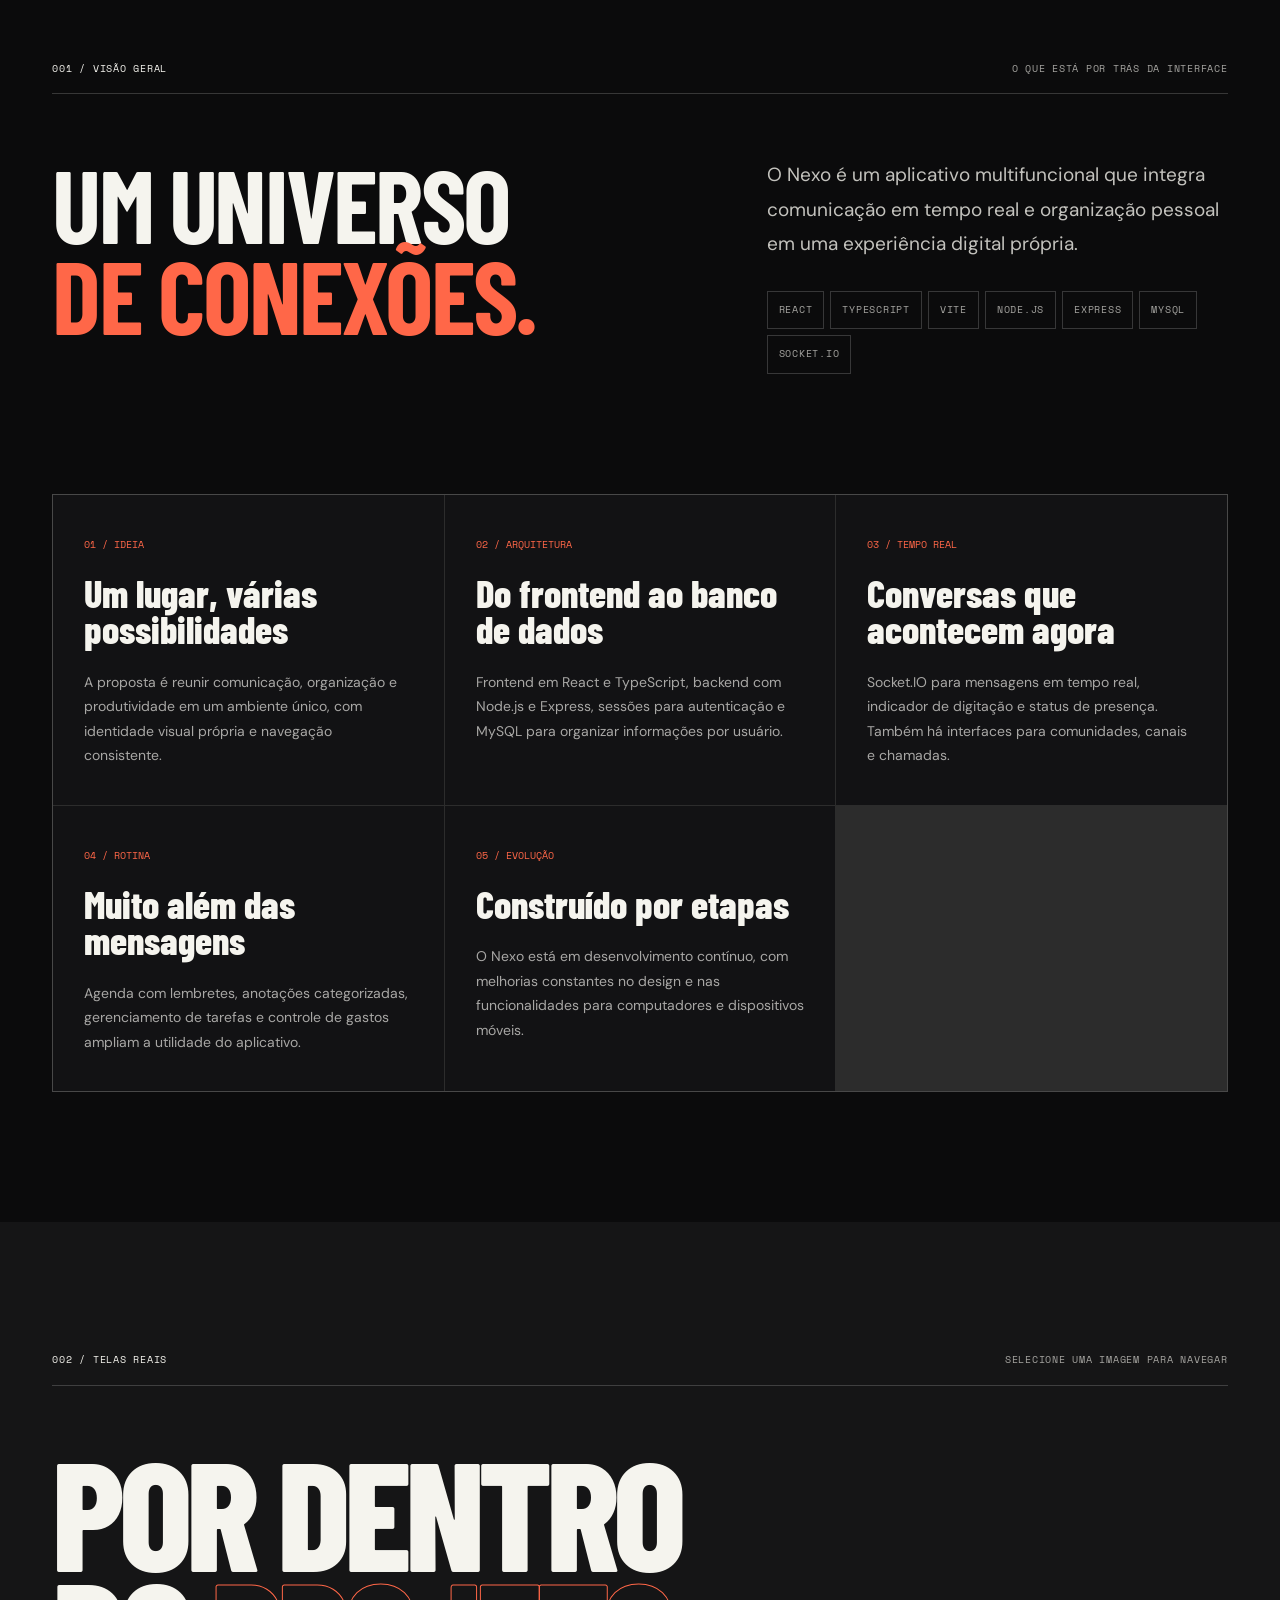
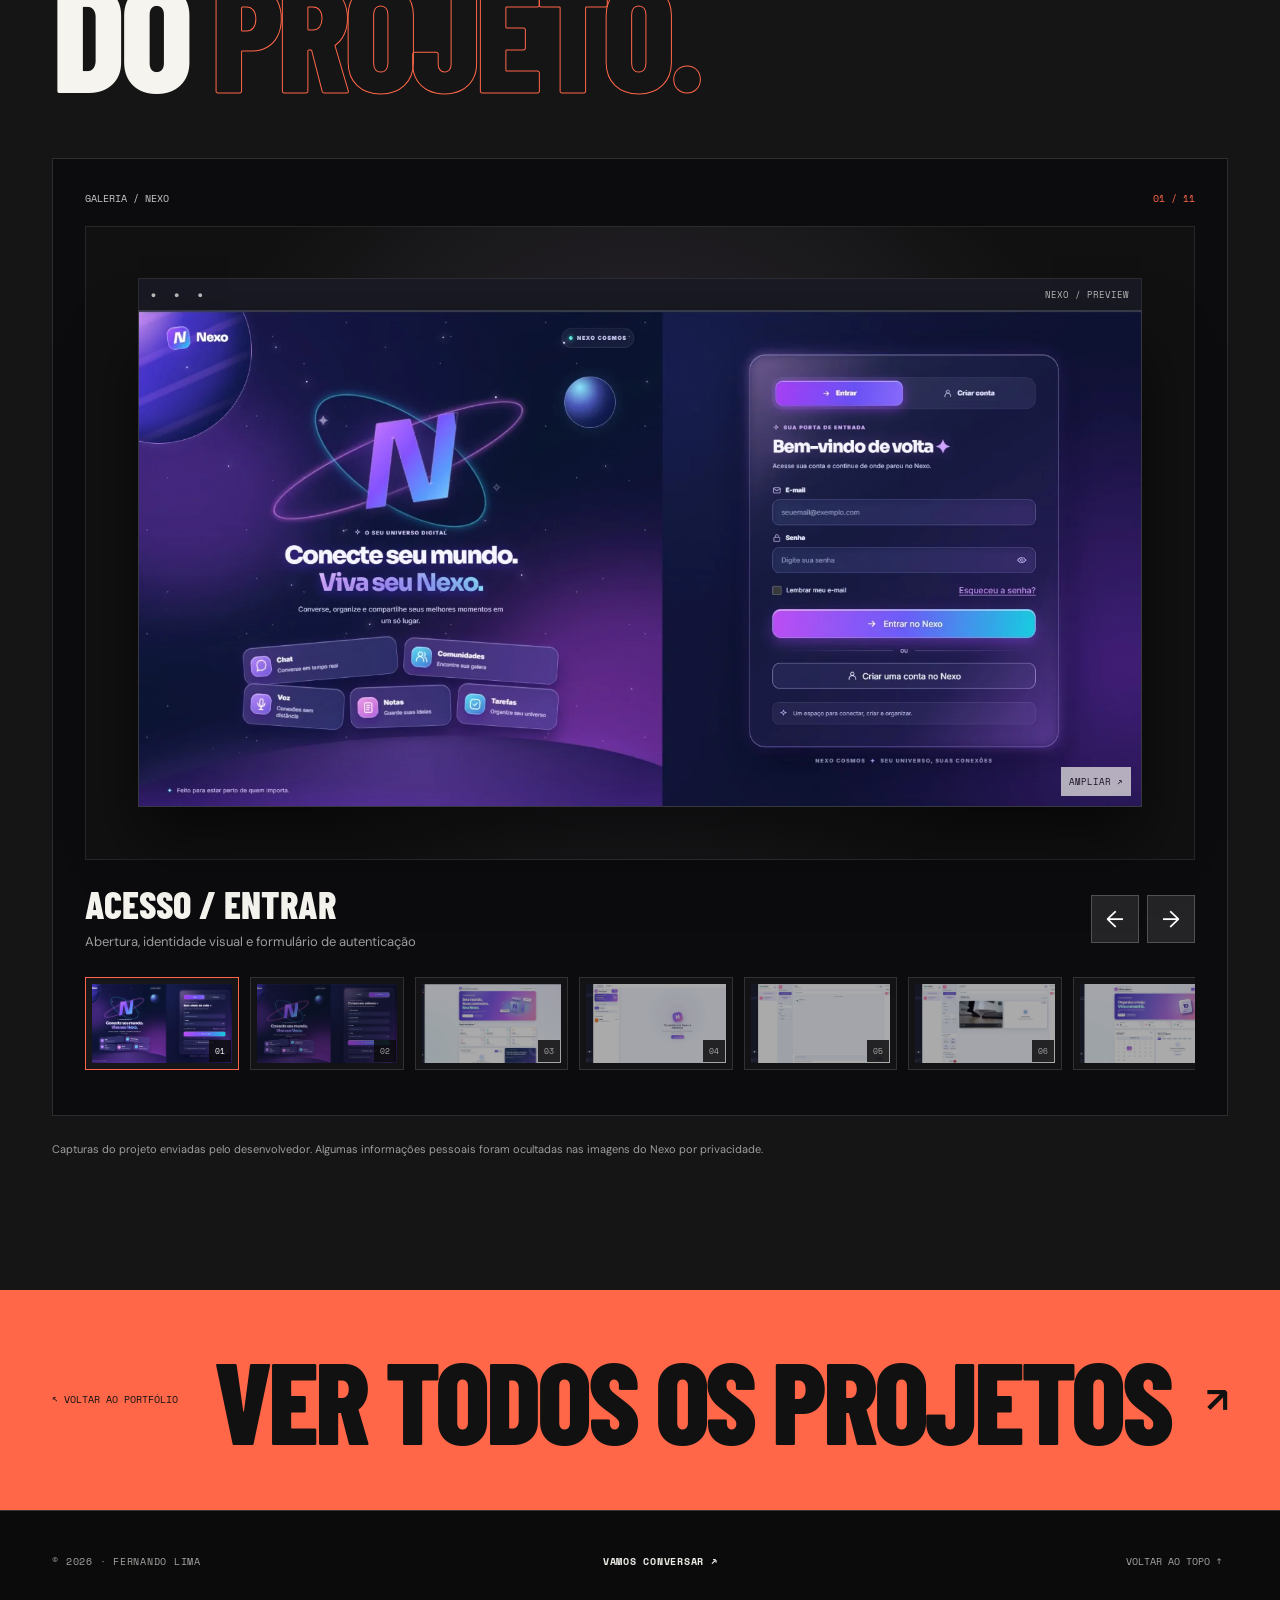
<file: nexo.html>
<!doctype html>
<html lang="pt-BR"><head><meta charset="utf-8"><meta name="viewport" content="width=device-width,initial-scale=1"><meta name="theme-color" content="#0b0b0c"><meta name="description" content="Explore Nexo, Raio-X do Golpe, New Couro Tapeçaria e YOULIVE: aplicações, interfaces, desafios e projetos web de Fernando Lima."><meta property="og:type" content="website"><meta property="og:title" content="NEXO — Fernando Lima"><meta property="og:description" content="Explore Nexo, Raio-X do Golpe, New Couro Tapeçaria e YOULIVE: aplicações, interfaces, desafios e projetos web de Fernando Lima."><title>NEXO — Fernando Lima</title><link rel="icon" type="image/svg+xml" href="assets/fl.svg"><link rel="preconnect" href="https://fonts.googleapis.com"><link rel="preconnect" href="https://fonts.gstatic.com" crossorigin><link href="https://fonts.googleapis.com/css2?family=Barlow+Condensed:wght@500;600;700;800;900&family=DM+Sans:wght@400;500;600;700&family=Space+Mono:wght@400;700&display=swap" rel="stylesheet"><link rel="stylesheet" href="style.css"><script src="script.js" defer></script></head>
<body data-page="nexo"><a class="skip-link" href="#conteudo">Pular para o conteúdo</a><div class="page-transition" aria-hidden="true"><span>FL/</span></div><div class="site-progress" aria-hidden="true"></div><div class="pointer-glow" aria-hidden="true"></div><header class="topbar" id="topbar">
  <a class="brand" href="index.html" aria-label="Fernando Lima — Página inicial"><img src="assets/fl.svg" width="38" height="38" alt=""/><span>FERNANDO <b>LIMA</b></span></a>
  <nav class="desktop-nav" aria-label="Navegação principal"><a class="nav-link " href="index.html" ><span>Início</span><sup>00</sup></a><a class="nav-link " href="sobre.html" ><span>Sobre</span><sup>01</sup></a><a class="nav-link " href="experiencias.html" ><span>Experiências</span><sup>02</sup></a><a class="nav-link is-active" href="projetos.html" aria-current="page"><span>Projetos</span><sup>03</sup></a><a class="nav-link " href="contato.html" ><span>Contato</span><sup>04</sup></a></nav>
  <div class="header-aside"><span class="online-dot" aria-hidden="true"></span><span>PORTFÓLIO / 2026</span></div>
  <button class="menu-toggle" aria-controls="mobile-menu" aria-expanded="false" aria-label="Abrir menu"><span></span><span></span></button>
</header>
<nav class="mobile-menu" id="mobile-menu" aria-label="Navegação para dispositivos móveis" inert><a href="index.html" class="mobile-item" ><span>Início</span><small>00</small></a><a href="sobre.html" class="mobile-item" ><span>Sobre</span><small>01</small></a><a href="experiencias.html" class="mobile-item" ><span>Experiências</span><small>02</small></a><a href="projetos.html" class="mobile-item" aria-current="page"><span>Projetos</span><small>03</small></a><a href="contato.html" class="mobile-item" ><span>Contato</span><small>04</small></a></nav>
<main id="conteudo"><section class="detail-hero detail-hero-nexo"><div class="section-shell"><div class="page-meta"><span><a href="projetos.html">← TODOS OS PROJETOS</a></span><span>APLICATIVO MULTIFUNCIONAL · PROJETO AUTORAL</span></div><p class="eyebrow reveal">COMUNICAÇÃO, CRIATIVIDADE E ORGANIZAÇÃO</p><h1 class="detail-name reveal">NEXO<span>.</span></h1><div class="detail-lead"><p class="reveal">O Nexo é um aplicativo multifuncional que integra comunicação em tempo real e organização pessoal em uma experiência digital própria.</p><div class="detail-actions"><a class="pill pill-light" href="#galeria">EXPLORAR TELAS <span>↓</span></a></div></div><div class="detail-hero-shot reveal"><div class="shot-frame nexo"><div class="shot-chrome"><div class="traffic"><i></i><i></i><i></i></div><span>FERNANDO LIMA / CASE STUDY</span><small>↗</small></div><img src="assets/nexo-01.webp" alt="NEXO — Acesso / Entrar" loading="eager" /></div><span>CAPTURAS REAIS / 11 TELAS</span></div></div></section>
    <section class="detail-body section-shell"><div class="section-kicker reveal"><span>001 / VISÃO GERAL</span><span>O QUE ESTÁ POR TRÁS DA INTERFACE</span></div><div class="detail-intro"><h2 class="mid-title reveal">UM UNIVERSO<br><em>DE CONEXÕES.</em></h2><div class="detail-intro-copy"><p>O Nexo é um aplicativo multifuncional que integra comunicação em tempo real e organização pessoal em uma experiência digital própria.</p><div class="case-chips"><span>REACT</span><span>TYPESCRIPT</span><span>VITE</span><span>NODE.JS</span><span>EXPRESS</span><span>MYSQL</span><span>SOCKET.IO</span></div></div></div><div class="story-grid"><article class="story-point reveal"><span>01 / IDEIA</span><h3>Um lugar, várias possibilidades</h3><p>A proposta é reunir comunicação, organização e produtividade em um ambiente único, com identidade visual própria e navegação consistente.</p></article><article class="story-point reveal"><span>02 / ARQUITETURA</span><h3>Do frontend ao banco de dados</h3><p>Frontend em React e TypeScript, backend com Node.js e Express, sessões para autenticação e MySQL para organizar informações por usuário.</p></article><article class="story-point reveal"><span>03 / TEMPO REAL</span><h3>Conversas que acontecem agora</h3><p>Socket.IO para mensagens em tempo real, indicador de digitação e status de presença. Também há interfaces para comunidades, canais e chamadas.</p></article><article class="story-point reveal"><span>04 / ROTINA</span><h3>Muito além das mensagens</h3><p>Agenda com lembretes, anotações categorizadas, gerenciamento de tarefas e controle de gastos ampliam a utilidade do aplicativo.</p></article><article class="story-point reveal"><span>05 / EVOLUÇÃO</span><h3>Construído por etapas</h3><p>O Nexo está em desenvolvimento contínuo, com melhorias constantes no design e nas funcionalidades para computadores e dispositivos móveis.</p></article></div></section>
    <section class="detail-gallery-section section-shell" id="galeria"><div class="section-kicker reveal"><span>002 / TELAS REAIS</span><span>SELECIONE UMA IMAGEM PARA NAVEGAR</span></div><h2 class="outline-title reveal">POR DENTRO<br>DO <em>PROJETO.</em></h2><div class="project-gallery" data-gallery="nexo" tabindex="0" aria-label="Galeria interativa: nexo">
    <div class="gallery-heading"><span>GALERIA / NEXO</span><span class="gallery-current">01 / 11</span></div>
    <div class="gallery-screen-shell"><span class="gallery-decoration">● &nbsp; ● &nbsp; ● <b> NEXO / PREVIEW</b></span><button class="gallery-screen image-expand" type="button" aria-label="Ampliar captura de tela" data-image="assets/nexo-01.webp" data-caption="Acesso / Entrar"><img src="assets/nexo-01.webp" alt="Acesso / Entrar" loading="lazy"><span class="gallery-fullscreen">AMPLIAR ↗</span></button></div>
    <div class="gallery-bottom"><div class="gallery-caption"><strong class="gallery-title">Acesso / Entrar</strong><p class="gallery-description">Abertura, identidade visual e formulário de autenticação</p></div><div class="gallery-arrows"><button type="button" class="gallery-prev" aria-label="Imagem anterior">←</button><button type="button" class="gallery-next" aria-label="Próxima imagem">→</button></div></div>
    <div class="gallery-thumbs" role="group" aria-label="Selecionar captura de tela"><button type="button" class="gallery-thumb is-active" data-src="assets/nexo-01.webp" data-title="Acesso / Entrar" data-caption="Abertura, identidade visual e formulário de autenticação" aria-label="Mostrar Acesso / Entrar" aria-pressed="true"><img src="assets/nexo-01.webp" alt="" loading="lazy"><span>01</span></button><button type="button" class="gallery-thumb" data-src="assets/nexo-02.webp" data-title="Cadastro" data-caption="Criação de conta e identidade visual do Nexo" aria-label="Mostrar Cadastro" aria-pressed="false"><img src="assets/nexo-02.webp" alt="" loading="lazy"><span>02</span></button><button type="button" class="gallery-thumb" data-src="assets/nexo-03.webp" data-title="Painel inicial" data-caption="Home com atalhos de comunicação e produtividade" aria-label="Mostrar Painel inicial" aria-pressed="false"><img src="assets/nexo-03.webp" alt="" loading="lazy"><span>03</span></button><button type="button" class="gallery-thumb" data-src="assets/nexo-04.webp" data-title="Mensagens" data-caption="Conversas com interface de chat e presença" aria-label="Mostrar Mensagens" aria-pressed="false"><img src="assets/nexo-04.webp" alt="" loading="lazy"><span>04</span></button><button type="button" class="gallery-thumb" data-src="assets/nexo-05.webp" data-title="Comunidades" data-caption="Espaços de grupos, canais e participantes" aria-label="Mostrar Comunidades" aria-pressed="false"><img src="assets/nexo-05.webp" alt="" loading="lazy"><span>05</span></button><button type="button" class="gallery-thumb" data-src="assets/nexo-06.webp" data-title="Voz e vídeo" data-caption="Interface de chamadas e compartilhamento de tela" aria-label="Mostrar Voz e vídeo" aria-pressed="false"><img src="assets/nexo-06.webp" alt="" loading="lazy"><span>06</span></button><button type="button" class="gallery-thumb" data-src="assets/nexo-07.webp" data-title="Agenda" data-caption="Calendário e organização de compromissos" aria-label="Mostrar Agenda" aria-pressed="false"><img src="assets/nexo-07.webp" alt="" loading="lazy"><span>07</span></button><button type="button" class="gallery-thumb" data-src="assets/nexo-08.webp" data-title="Anotações" data-caption="Biblioteca pessoal de notas e categorias" aria-label="Mostrar Anotações" aria-pressed="false"><img src="assets/nexo-08.webp" alt="" loading="lazy"><span>08</span></button><button type="button" class="gallery-thumb" data-src="assets/nexo-09.webp" data-title="Tarefas" data-caption="Central de tarefas com acompanhamento de progresso" aria-label="Mostrar Tarefas" aria-pressed="false"><img src="assets/nexo-09.webp" alt="" loading="lazy"><span>09</span></button><button type="button" class="gallery-thumb" data-src="assets/nexo-10.webp" data-title="Gastos" data-caption="Controle financeiro e lançamentos individuais" aria-label="Mostrar Gastos" aria-pressed="false"><img src="assets/nexo-10.webp" alt="" loading="lazy"><span>10</span></button><button type="button" class="gallery-thumb" data-src="assets/nexo-11.webp" data-title="Perfil" data-caption="Configurações e preferências de conta" aria-label="Mostrar Perfil" aria-pressed="false"><img src="assets/nexo-11.webp" alt="" loading="lazy"><span>11</span></button></div>
    </div><p class="gallery-note">Capturas do projeto enviadas pelo desenvolvedor. Algumas informações pessoais foram ocultadas nas imagens do Nexo por privacidade.</p></section>
    <div class="detail-next"><a href="projetos.html"><span>↖ VOLTAR AO PORTFÓLIO</span><b>VER TODOS OS PROJETOS</b><strong>↗</strong></a></div>
    <dialog id="image-dialog" class="image-dialog" aria-label="Visualização ampliada da captura de tela"><button type="button" class="dialog-close" aria-label="Fechar imagem">FECHAR ×</button><img alt=""/><p></p></dialog></main><footer class="site-footer"><span>© 2026 · FERNANDO LIMA</span><a href="mailto:nando07102006@gmail.com">VAMOS CONVERSAR <span aria-hidden="true">↗</span></a><button class="to-top" aria-label="Voltar ao topo" type="button">VOLTAR AO TOPO ↑</button></footer></body></html>
</file>
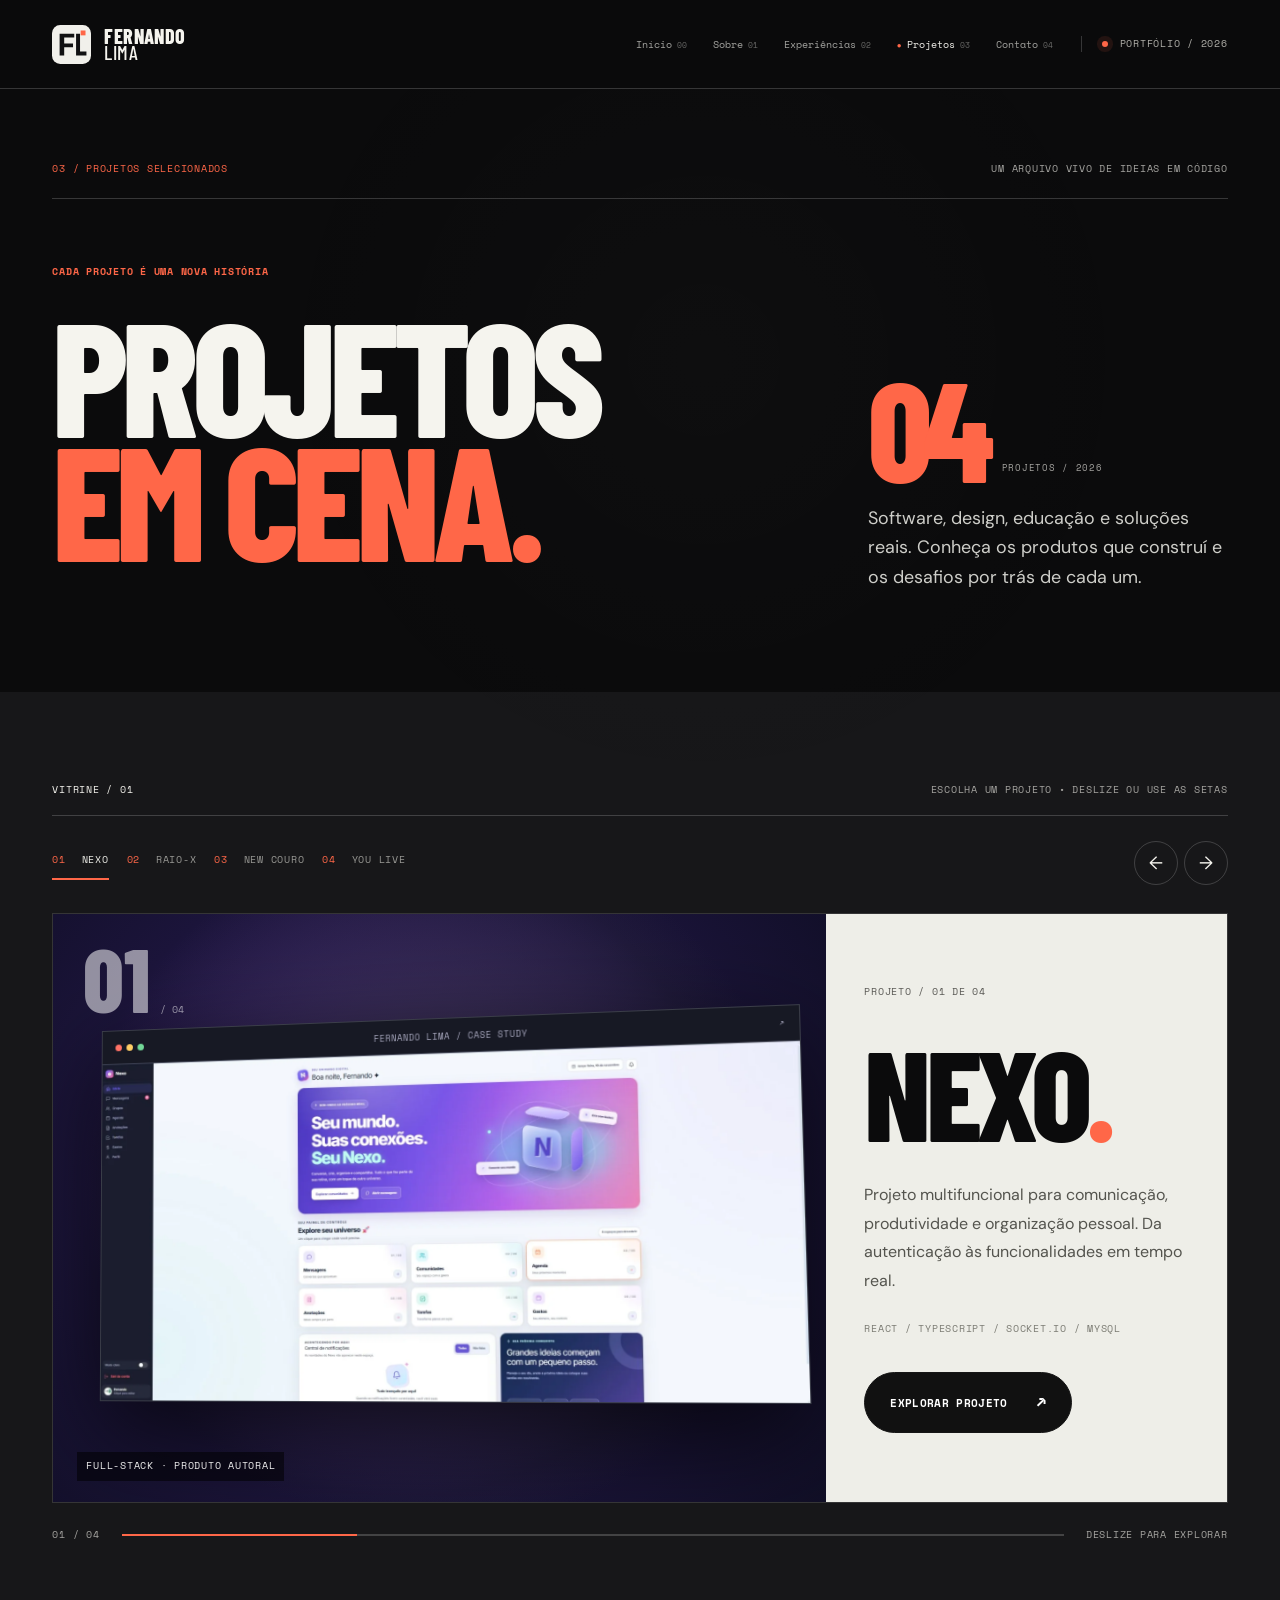
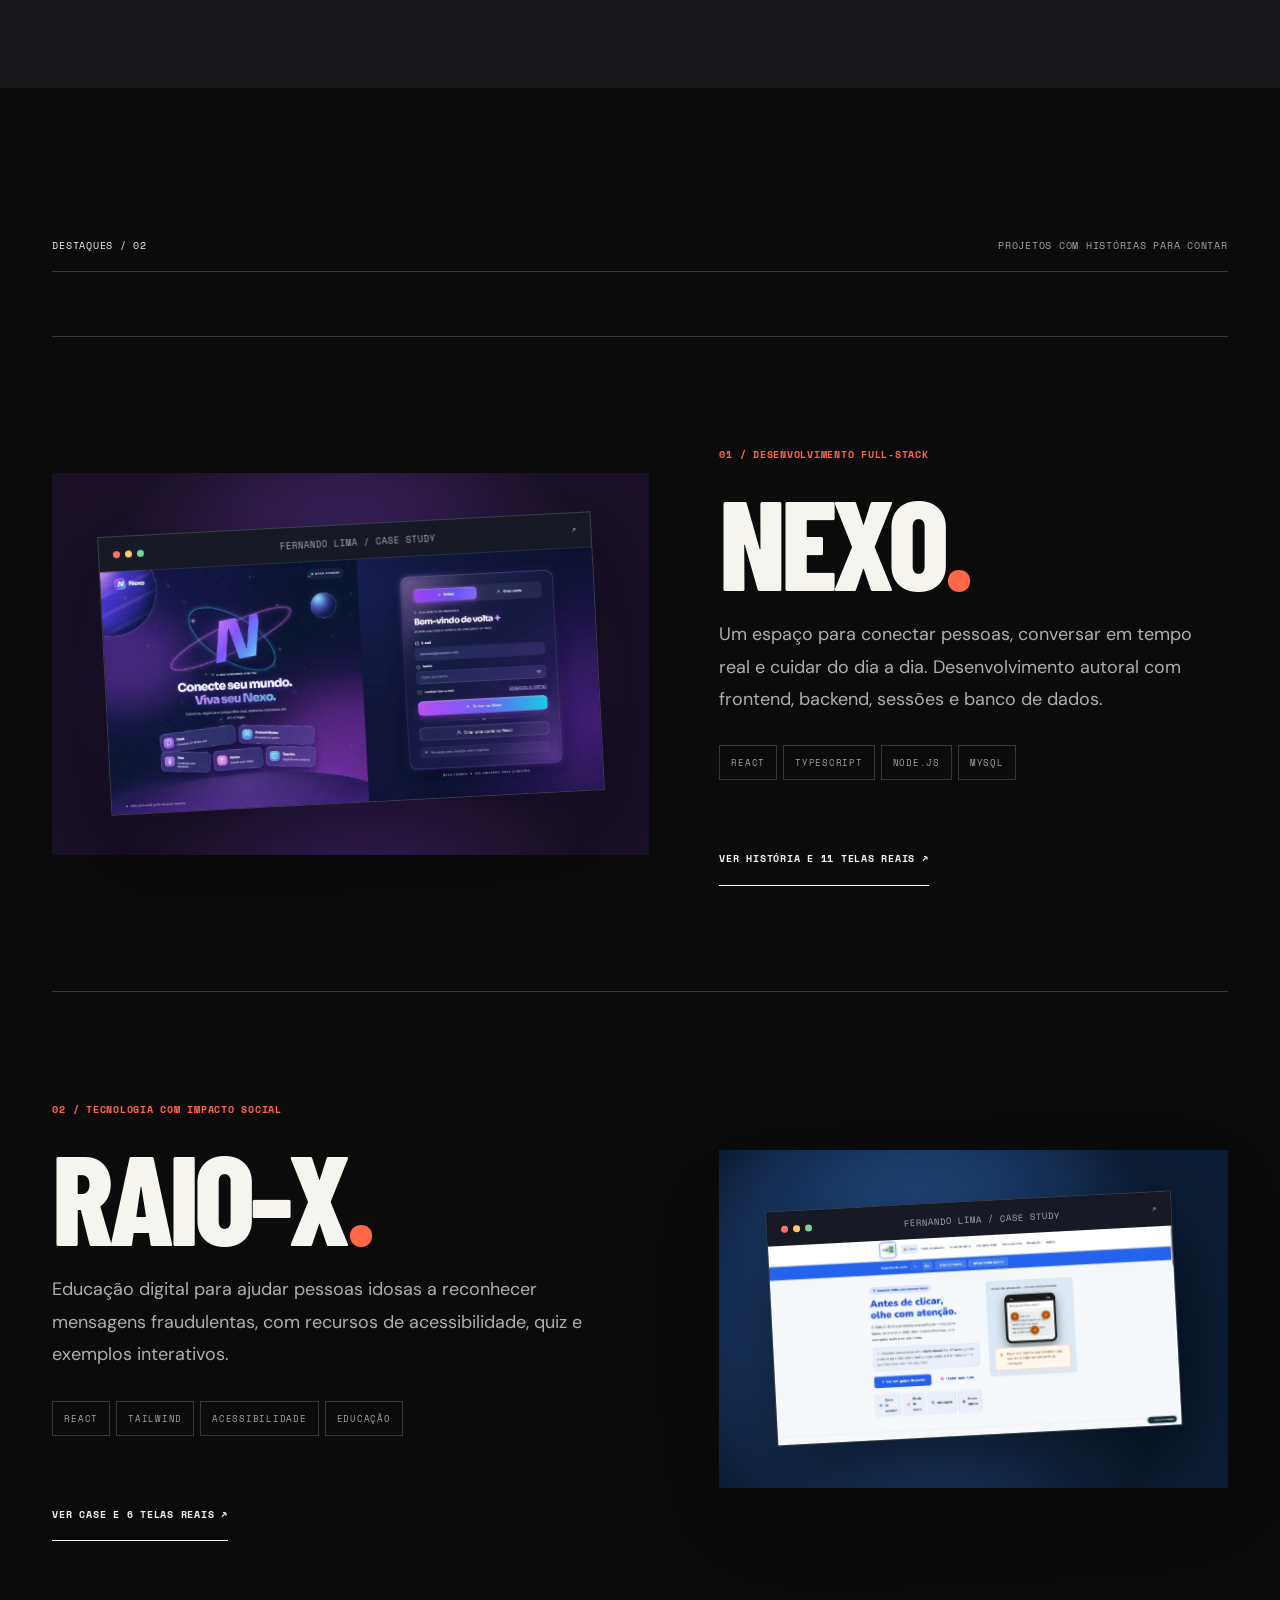
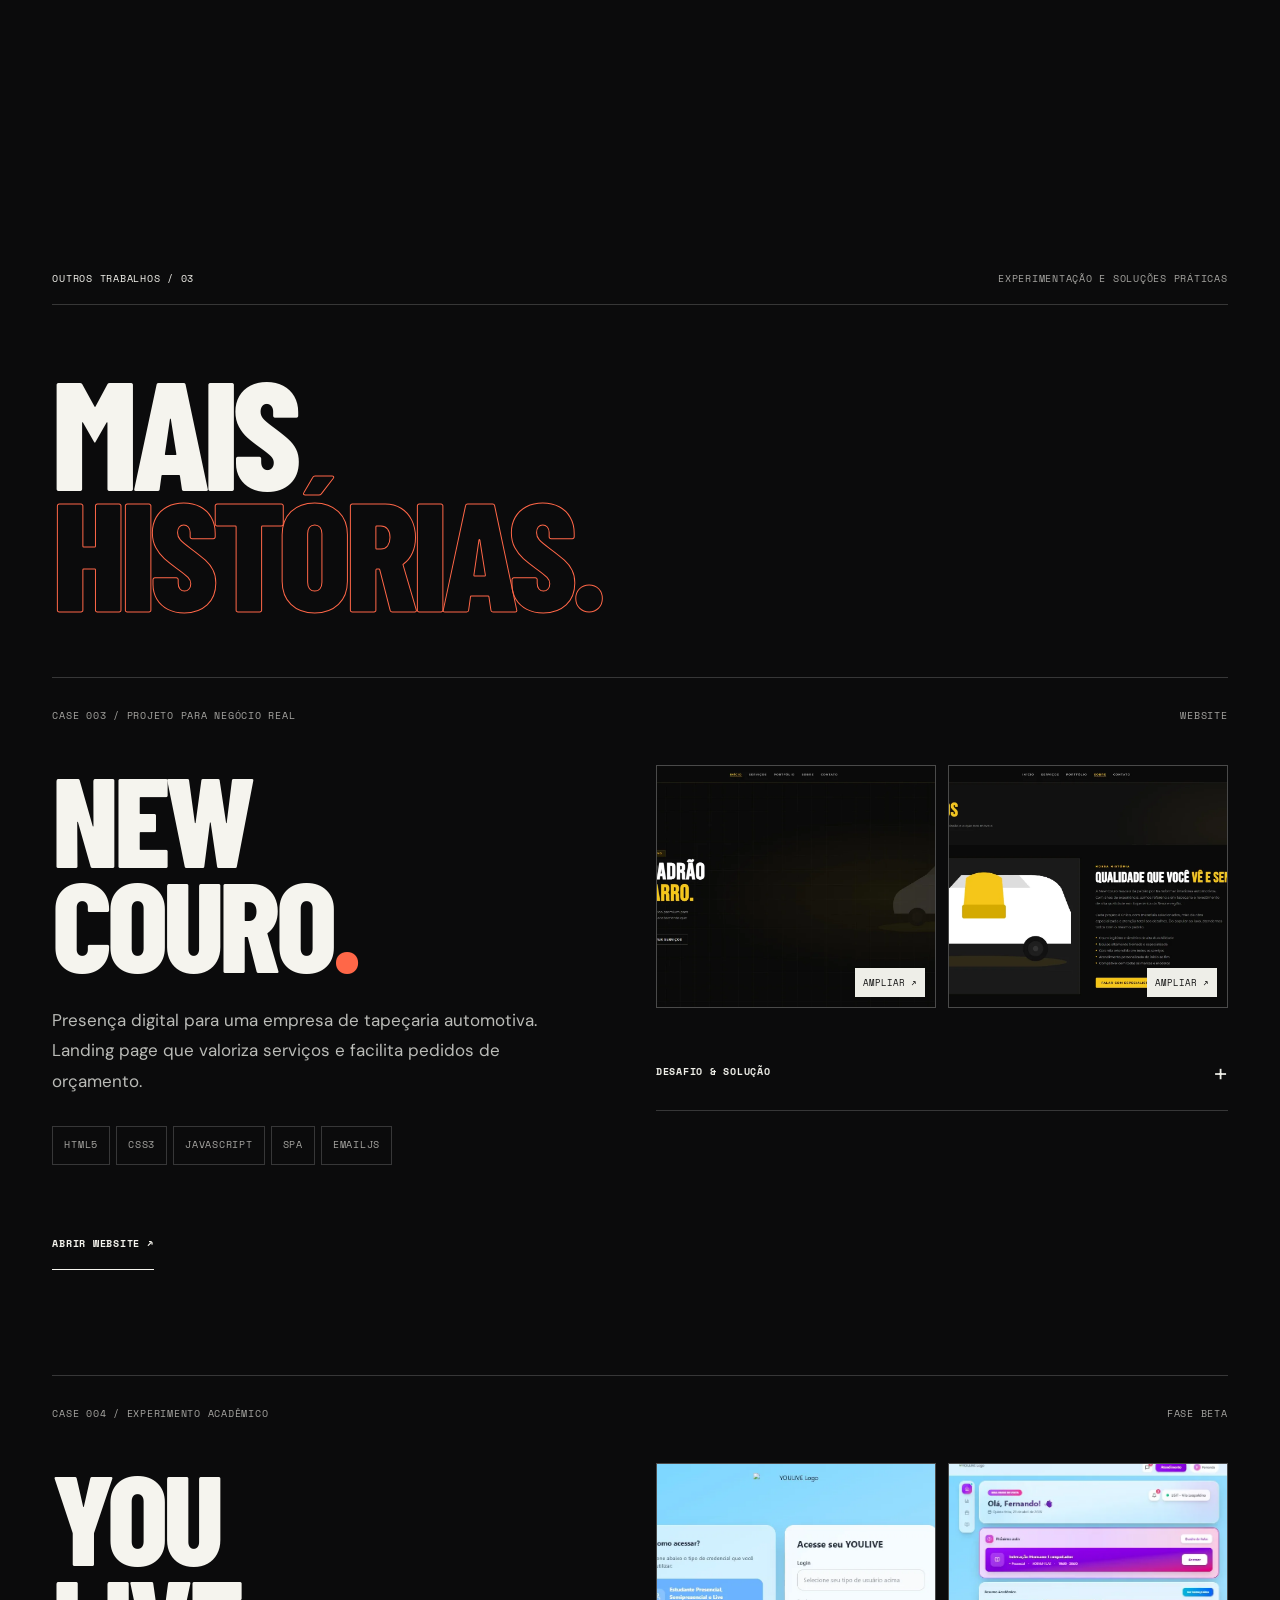
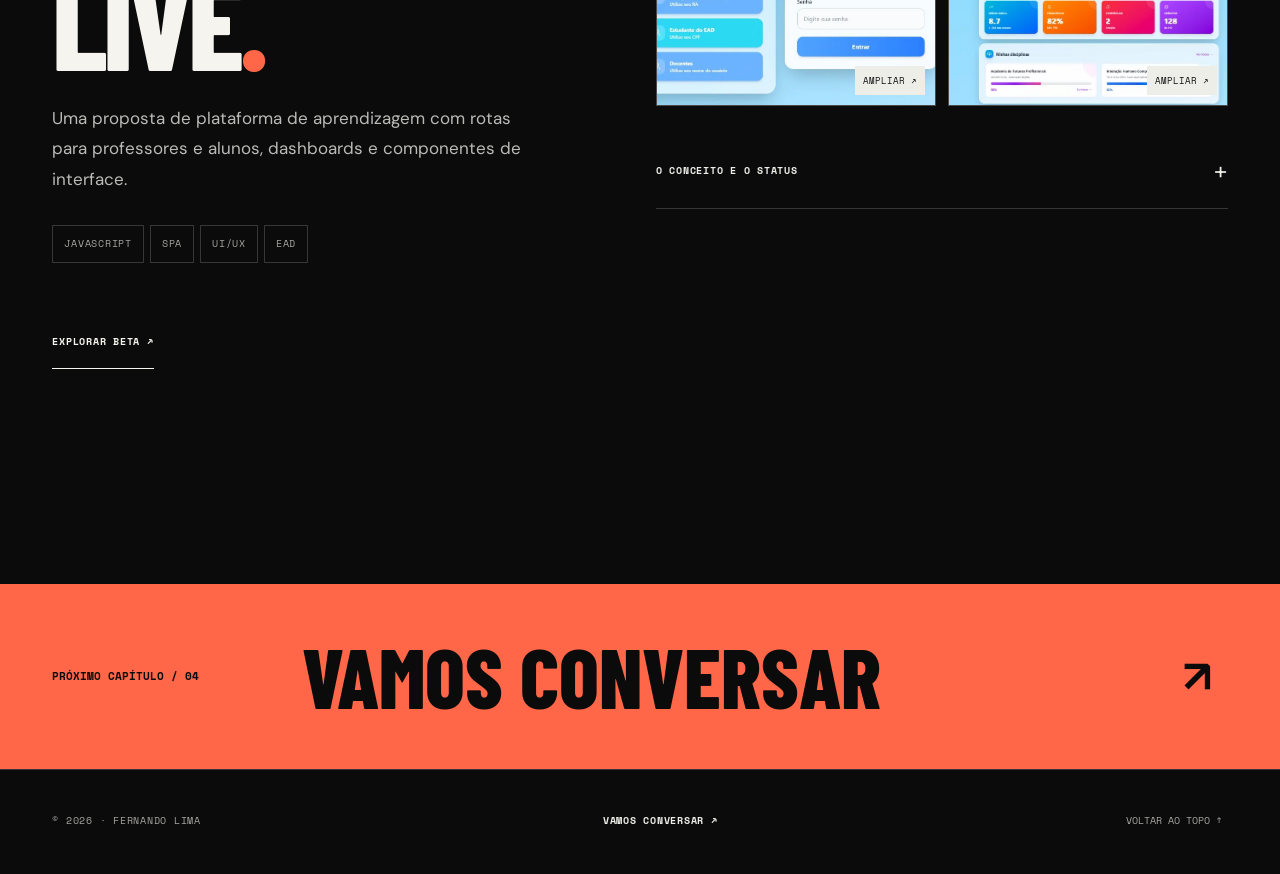
<file: projetos.html>
<!doctype html>
<html lang="pt-BR"><head><meta charset="utf-8"><meta name="viewport" content="width=device-width,initial-scale=1"><meta name="theme-color" content="#0b0b0c"><meta name="description" content="Explore Nexo, Raio-X do Golpe, New Couro Tapeçaria e YOULIVE: aplicações, interfaces, desafios e projetos web de Fernando Lima."><meta property="og:type" content="website"><meta property="og:title" content="Projetos — Fernando Lima"><meta property="og:description" content="Explore Nexo, Raio-X do Golpe, New Couro Tapeçaria e YOULIVE: aplicações, interfaces, desafios e projetos web de Fernando Lima."><title>Projetos — Fernando Lima</title><link rel="icon" type="image/svg+xml" href="assets/fl.svg"><link rel="preconnect" href="https://fonts.googleapis.com"><link rel="preconnect" href="https://fonts.gstatic.com" crossorigin><link href="https://fonts.googleapis.com/css2?family=Barlow+Condensed:wght@500;600;700;800;900&family=DM+Sans:wght@400;500;600;700&family=Space+Mono:wght@400;700&display=swap" rel="stylesheet"><link rel="stylesheet" href="style.css"><script src="script.js" defer></script></head>
<body data-page="projetos"><a class="skip-link" href="#conteudo">Pular para o conteúdo</a><div class="page-transition" aria-hidden="true"><span>FL/</span></div><div class="site-progress" aria-hidden="true"></div><div class="pointer-glow" aria-hidden="true"></div><header class="topbar" id="topbar">
  <a class="brand" href="index.html" aria-label="Fernando Lima — Página inicial"><img src="assets/fl.svg" width="38" height="38" alt=""/><span>FERNANDO <b>LIMA</b></span></a>
  <nav class="desktop-nav" aria-label="Navegação principal"><a class="nav-link " href="index.html" ><span>Início</span><sup>00</sup></a><a class="nav-link " href="sobre.html" ><span>Sobre</span><sup>01</sup></a><a class="nav-link " href="experiencias.html" ><span>Experiências</span><sup>02</sup></a><a class="nav-link is-active" href="projetos.html" aria-current="page"><span>Projetos</span><sup>03</sup></a><a class="nav-link " href="contato.html" ><span>Contato</span><sup>04</sup></a></nav>
  <div class="header-aside"><span class="online-dot" aria-hidden="true"></span><span>PORTFÓLIO / 2026</span></div>
  <button class="menu-toggle" aria-controls="mobile-menu" aria-expanded="false" aria-label="Abrir menu"><span></span><span></span></button>
</header>
<nav class="mobile-menu" id="mobile-menu" aria-label="Navegação para dispositivos móveis" inert><a href="index.html" class="mobile-item" ><span>Início</span><small>00</small></a><a href="sobre.html" class="mobile-item" ><span>Sobre</span><small>01</small></a><a href="experiencias.html" class="mobile-item" ><span>Experiências</span><small>02</small></a><a href="projetos.html" class="mobile-item" aria-current="page"><span>Projetos</span><small>03</small></a><a href="contato.html" class="mobile-item" ><span>Contato</span><small>04</small></a></nav>
<main id="conteudo">
<section class="subhero project-hero section-shell"><div class="page-meta"><span>03 / PROJETOS SELECIONADOS</span><span>UM ARQUIVO VIVO DE IDEIAS EM CÓDIGO</span></div><div class="project-hero-grid"><div><p class="eyebrow reveal">CADA PROJETO É UMA NOVA HISTÓRIA</p><h1 class="display-page reveal">PROJETOS<br><em>EM CENA.</em></h1></div><div class="project-hero-aside reveal"><span class="project-count-large">04<small>PROJETOS / 2026</small></span><p class="lead-text">Software, design, educação e soluções reais. Conheça os produtos que construí e os desafios por trás de cada um.</p></div></div></section>
<section class="work-showcase section-shell" id="vitrine" aria-label="Projetos em destaque"><div class="section-kicker"><span>VITRINE / 01</span><span>ESCOLHA UM PROJETO • DESLIZE OU USE AS SETAS</span></div>
<div class="showcase-controls"><div class="project-switches" role="group" aria-label="Selecionar projeto"><button class="project-tab is-selected" data-project="0" aria-pressed="true"><span>01</span> NEXO</button><button class="project-tab " data-project="1" aria-pressed="false"><span>02</span> RAIO-X</button><button class="project-tab " data-project="2" aria-pressed="false"><span>03</span> NEW COURO</button><button class="project-tab " data-project="3" aria-pressed="false"><span>04</span> YOU LIVE</button></div><div class="project-arrows"><button class="carousel-prev" aria-label="Projeto anterior">←</button><button class="carousel-next" aria-label="Próximo projeto">→</button></div></div>
<div class="project-viewport" tabindex="0" aria-label="Vitrine de quatro projetos; navegue com setas"><article class="project-slide is-current" data-slide="0" >
    <div class="slide-visual visual-nexo"><span class="stage-number">01<small>/ 04</small></span><div class="shot-frame nexo"><div class="shot-chrome"><div class="traffic"><i></i><i></i><i></i></div><span>FERNANDO LIMA / CASE STUDY</span><small>↗</small></div><img src="assets/nexo-03.webp" alt="NEXO" loading="eager" /></div><span class="visual-corner">FULL-STACK · PRODUTO AUTORAL</span></div>
    <div class="slide-info"><span class="slide-num">PROJETO / 01 DE 04</span><h2>NEXO<span>.</span></h2><p>Projeto multifuncional para comunicação, produtividade e organização pessoal. Da autenticação às funcionalidades em tempo real.</p><div class="slide-stack">REACT / TYPESCRIPT / SOCKET.IO / MYSQL</div><a class="pill pill-light magnetic" href="nexo.html">EXPLORAR PROJETO <span>↗</span></a></div></article><article class="project-slide" data-slide="1" aria-hidden="true">
    <div class="slide-visual visual-raio-x"><span class="stage-number">02<small>/ 04</small></span><div class="shot-frame raio-x"><div class="shot-chrome"><div class="traffic"><i></i><i></i><i></i></div><span>FERNANDO LIMA / CASE STUDY</span><small>↗</small></div><img src="assets/raiox-01.webp" alt="RAIO-X" loading="eager" /></div><span class="visual-corner">EDUCAÇÃO DIGITAL · PROJETO DE EXTENSÃO</span></div>
    <div class="slide-info"><span class="slide-num">PROJETO / 02 DE 04</span><h2>RAIO-X<span>.</span></h2><p>Experiência educativa sobre phishing, pensada para pessoas idosas: acessibilidade, exemplos interativos e aprendizado gamificado.</p><div class="slide-stack">REACT / TYPESCRIPT / TAILWIND / ACESSIBILIDADE</div><a class="pill pill-light magnetic" href="raio-x.html">EXPLORAR PROJETO <span>↗</span></a></div></article><article class="project-slide" data-slide="2" aria-hidden="true">
    <div class="slide-visual visual-new-couro"><span class="stage-number">03<small>/ 04</small></span><div class="shot-frame new-couro"><div class="shot-chrome"><div class="traffic"><i></i><i></i><i></i></div><span>FERNANDO LIMA / CASE STUDY</span><small>↗</small></div><img src="assets/new-couro-1.webp" alt="NEW COURO" loading="eager" /></div><span class="visual-corner">WEB PARA NEGÓCIOS · FREELANCE</span></div>
    <div class="slide-info"><span class="slide-num">PROJETO / 03 DE 04</span><h2>NEW<br>COURO<span>.</span></h2><p>Landing page para tapeçaria automotiva, com apresentação dos serviços, contato e identidade visual própria.</p><div class="slide-stack">HTML / CSS / JAVASCRIPT / EMAILJS</div><a class="pill pill-light magnetic" href="#new-couro">EXPLORAR PROJETO <span>↗</span></a></div></article><article class="project-slide" data-slide="3" aria-hidden="true">
    <div class="slide-visual visual-youlive"><span class="stage-number">04<small>/ 04</small></span><div class="shot-frame youlive"><div class="shot-chrome"><div class="traffic"><i></i><i></i><i></i></div><span>FERNANDO LIMA / CASE STUDY</span><small>↗</small></div><img src="assets/youlive-1.webp" alt="YOU LIVE" loading="eager" /></div><span class="visual-corner">PLATAFORMA ACADÊMICA · BETA</span></div>
    <div class="slide-info"><span class="slide-num">PROJETO / 04 DE 04</span><h2>YOU<br>LIVE<span>.</span></h2><p>Protótipo de ambiente educacional com navegação dedicada a alunos e professores e experiência orientada a dashboards.</p><div class="slide-stack">JAVASCRIPT / SPA / UX</div><a class="pill pill-light magnetic" href="#youlive">EXPLORAR PROJETO <span>↗</span></a></div></article></div><div class="showcase-progress"><span>01 / 04</span><div class="track"><div class="track-fill"></div></div><span>DESLIZE PARA EXPLORAR</span></div></section>
<section class="feature-cases section-shell"><div class="section-kicker reveal"><span>DESTAQUES / 02</span><span>PROJETOS COM HISTÓRIAS PARA CONTAR</span></div><div class="case-feature" id="nexo"><div class="case-feature-art case-feature-purple"><div class="shot-frame nexo"><div class="shot-chrome"><div class="traffic"><i></i><i></i><i></i></div><span>FERNANDO LIMA / CASE STUDY</span><small>↗</small></div><img src="assets/nexo-01.webp" alt="Nexo — área de login" loading="eager" /></div></div><div class="case-feature-copy"><span class="eyebrow">01 / DESENVOLVIMENTO FULL-STACK</span><h2>NEXO<span>.</span></h2><p>Um espaço para conectar pessoas, conversar em tempo real e cuidar do dia a dia. Desenvolvimento autoral com frontend, backend, sessões e banco de dados.</p><div class="case-chips"><span>REACT</span><span>TYPESCRIPT</span><span>NODE.JS</span><span>MYSQL</span></div><a class="under-link" href="nexo.html">VER HISTÓRIA E 11 TELAS REAIS ↗</a></div></div>
<div class="case-feature case-feature-reverse" id="raio-x"><div class="case-feature-art case-feature-blue"><div class="shot-frame raio-x"><div class="shot-chrome"><div class="traffic"><i></i><i></i><i></i></div><span>FERNANDO LIMA / CASE STUDY</span><small>↗</small></div><img src="assets/raiox-01.webp" alt="Raio-X do Golpe — página inicial" loading="eager" /></div></div><div class="case-feature-copy"><span class="eyebrow">02 / TECNOLOGIA COM IMPACTO SOCIAL</span><h2>RAIO-X<span>.</span></h2><p>Educação digital para ajudar pessoas idosas a reconhecer mensagens fraudulentas, com recursos de acessibilidade, quiz e exemplos interativos.</p><div class="case-chips"><span>REACT</span><span>TAILWIND</span><span>ACESSIBILIDADE</span><span>EDUCAÇÃO</span></div><a class="under-link" href="raio-x.html">VER CASE E 6 TELAS REAIS ↗</a></div></div></section>
<section class="case-studies section-shell" id="cases"><div class="section-kicker reveal"><span>OUTROS TRABALHOS / 03</span><span>EXPERIMENTAÇÃO E SOLUÇÕES PRÁTICAS</span></div><h2 class="outline-title reveal">MAIS<br><em>HISTÓRIAS.</em></h2>
<article class="case-study" id="new-couro"><div class="case-top"><span>CASE 003 / PROJETO PARA NEGÓCIO REAL</span><span>WEBSITE</span></div><div class="case-grid"><div><h3>NEW<br>COURO<span>.</span></h3><p>Presença digital para uma empresa de tapeçaria automotiva. Landing page que valoriza serviços e facilita pedidos de orçamento.</p><div class="case-chips"><span>HTML5</span><span>CSS3</span><span>JAVASCRIPT</span><span>SPA</span><span>EMAILJS</span></div><a class="under-link" href="https://newcouroteste.netlify.app/" target="_blank" rel="noopener noreferrer">ABRIR WEBSITE ↗</a></div><div><div class="screenshot-pair"><button class="image-expand" data-image="assets/new-couro-1.webp" data-caption="New Couro — página inicial" aria-label="Ampliar primeira imagem da New Couro"><img src="assets/new-couro-1.webp" alt="Homepage da New Couro" loading="lazy"/><span>AMPLIAR ↗</span></button><button class="image-expand" data-image="assets/new-couro-2.webp" data-caption="New Couro — detalhes" aria-label="Ampliar segunda imagem da New Couro"><img src="assets/new-couro-2.webp" alt="Página interna da New Couro" loading="lazy"/><span>AMPLIAR ↗</span></button></div><details class="case-detail"><summary>DESAFIO & SOLUÇÃO <b>+</b></summary><p>Uma vitrine com identidade visual dark/gold, navegação dinâmica em JavaScript, integração EmailJS para orçamento e acesso rápido ao WhatsApp.</p></details></div></div></article>
<article class="case-study" id="youlive"><div class="case-top"><span>CASE 004 / EXPERIMENTO ACADÊMICO</span><span>FASE BETA</span></div><div class="case-grid"><div><h3>YOU<br>LIVE<span>.</span></h3><p>Uma proposta de plataforma de aprendizagem com rotas para professores e alunos, dashboards e componentes de interface.</p><div class="case-chips"><span>JAVASCRIPT</span><span>SPA</span><span>UI/UX</span><span>EAD</span></div><a class="under-link" href="https://youlivebeta.netlify.app/" target="_blank" rel="noopener noreferrer">EXPLORAR BETA ↗</a></div><div><div class="screenshot-pair"><button class="image-expand" data-image="assets/youlive-1.webp" data-caption="YOULIVE — tela do projeto" aria-label="Ampliar primeira imagem do YOULIVE"><img src="assets/youlive-1.webp" alt="Página inicial do YOULIVE" loading="lazy"/><span>AMPLIAR ↗</span></button><button class="image-expand" data-image="assets/youlive-2.webp" data-caption="YOULIVE — área acadêmica" aria-label="Ampliar segunda imagem do YOULIVE"><img src="assets/youlive-2.webp" alt="Interface acadêmica do YOULIVE" loading="lazy"/><span>AMPLIAR ↗</span></button></div><details class="case-detail"><summary>O CONCEITO E O STATUS <b>+</b></summary><p>Um protótipo beta que investiga como organizar o conteúdo e a navegação de um sistema EAD sem perder clareza, principalmente entre as áreas de alunos e professores.</p></details></div></div></article>
</section>
<dialog id="image-dialog" class="image-dialog" aria-label="Visualização ampliada da imagem"><button type="button" class="dialog-close" aria-label="Fechar imagem">FECHAR ×</button><img alt=""/><p></p></dialog>
<a class="next-chapter" href="contato.html"><span>PRÓXIMO CAPÍTULO / 04</span><strong>VAMOS CONVERSAR</strong><b>↗</b></a></main><footer class="site-footer"><span>© 2026 · FERNANDO LIMA</span><a href="mailto:nando07102006@gmail.com">VAMOS CONVERSAR <span aria-hidden="true">↗</span></a><button class="to-top" aria-label="Voltar ao topo" type="button">VOLTAR AO TOPO ↑</button></footer></body></html>
</file>
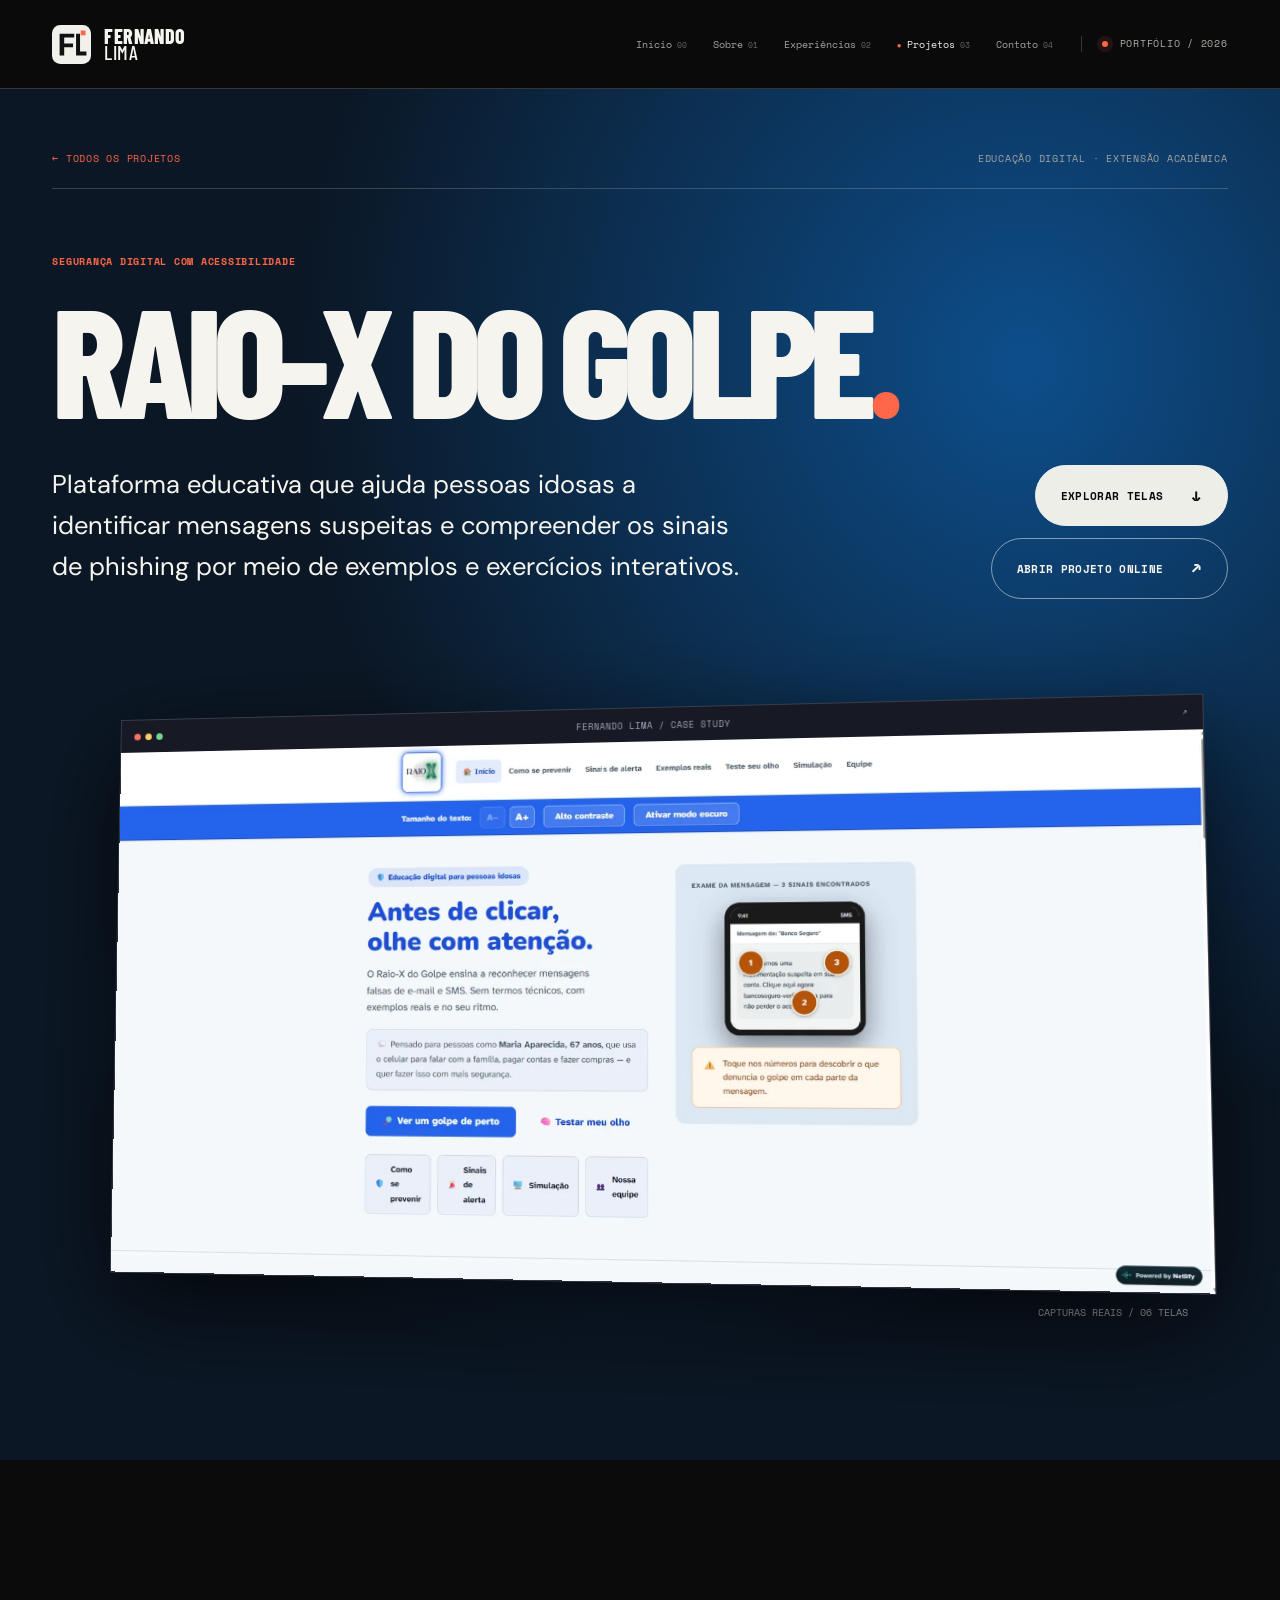
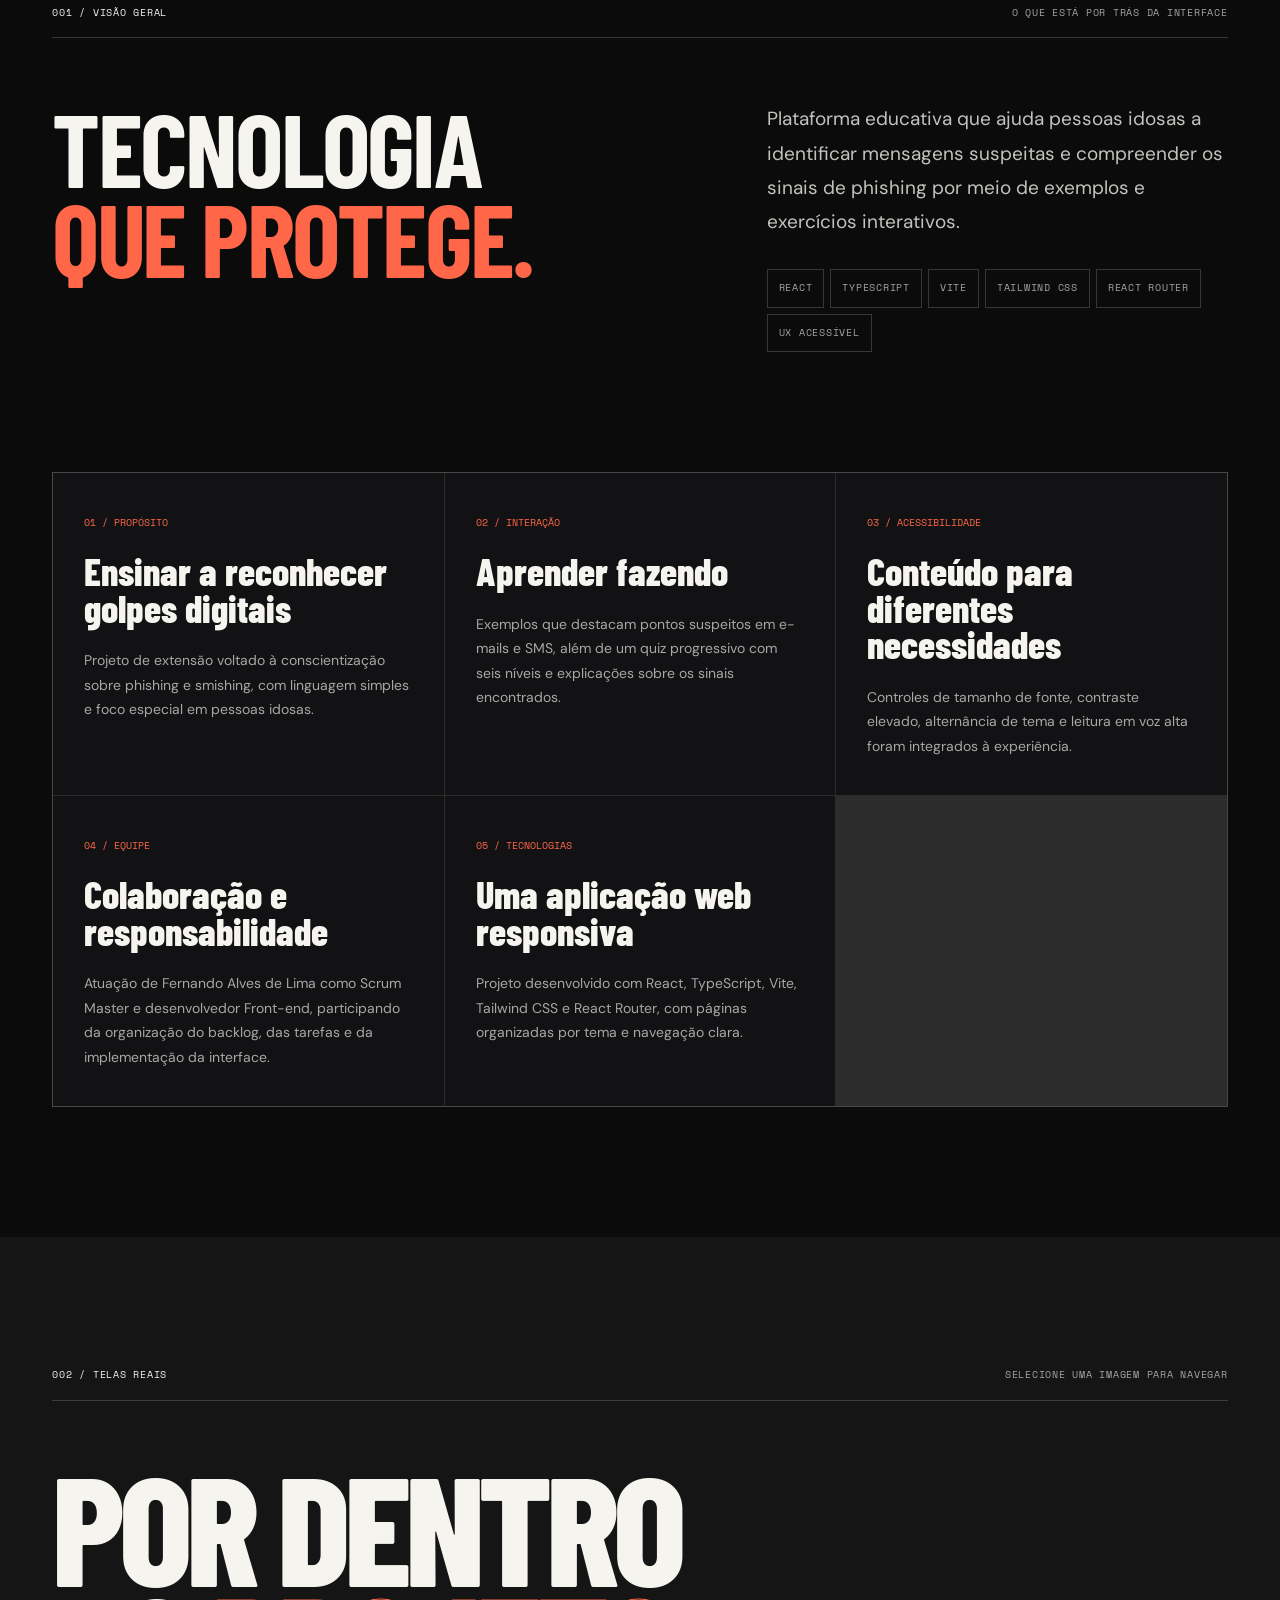
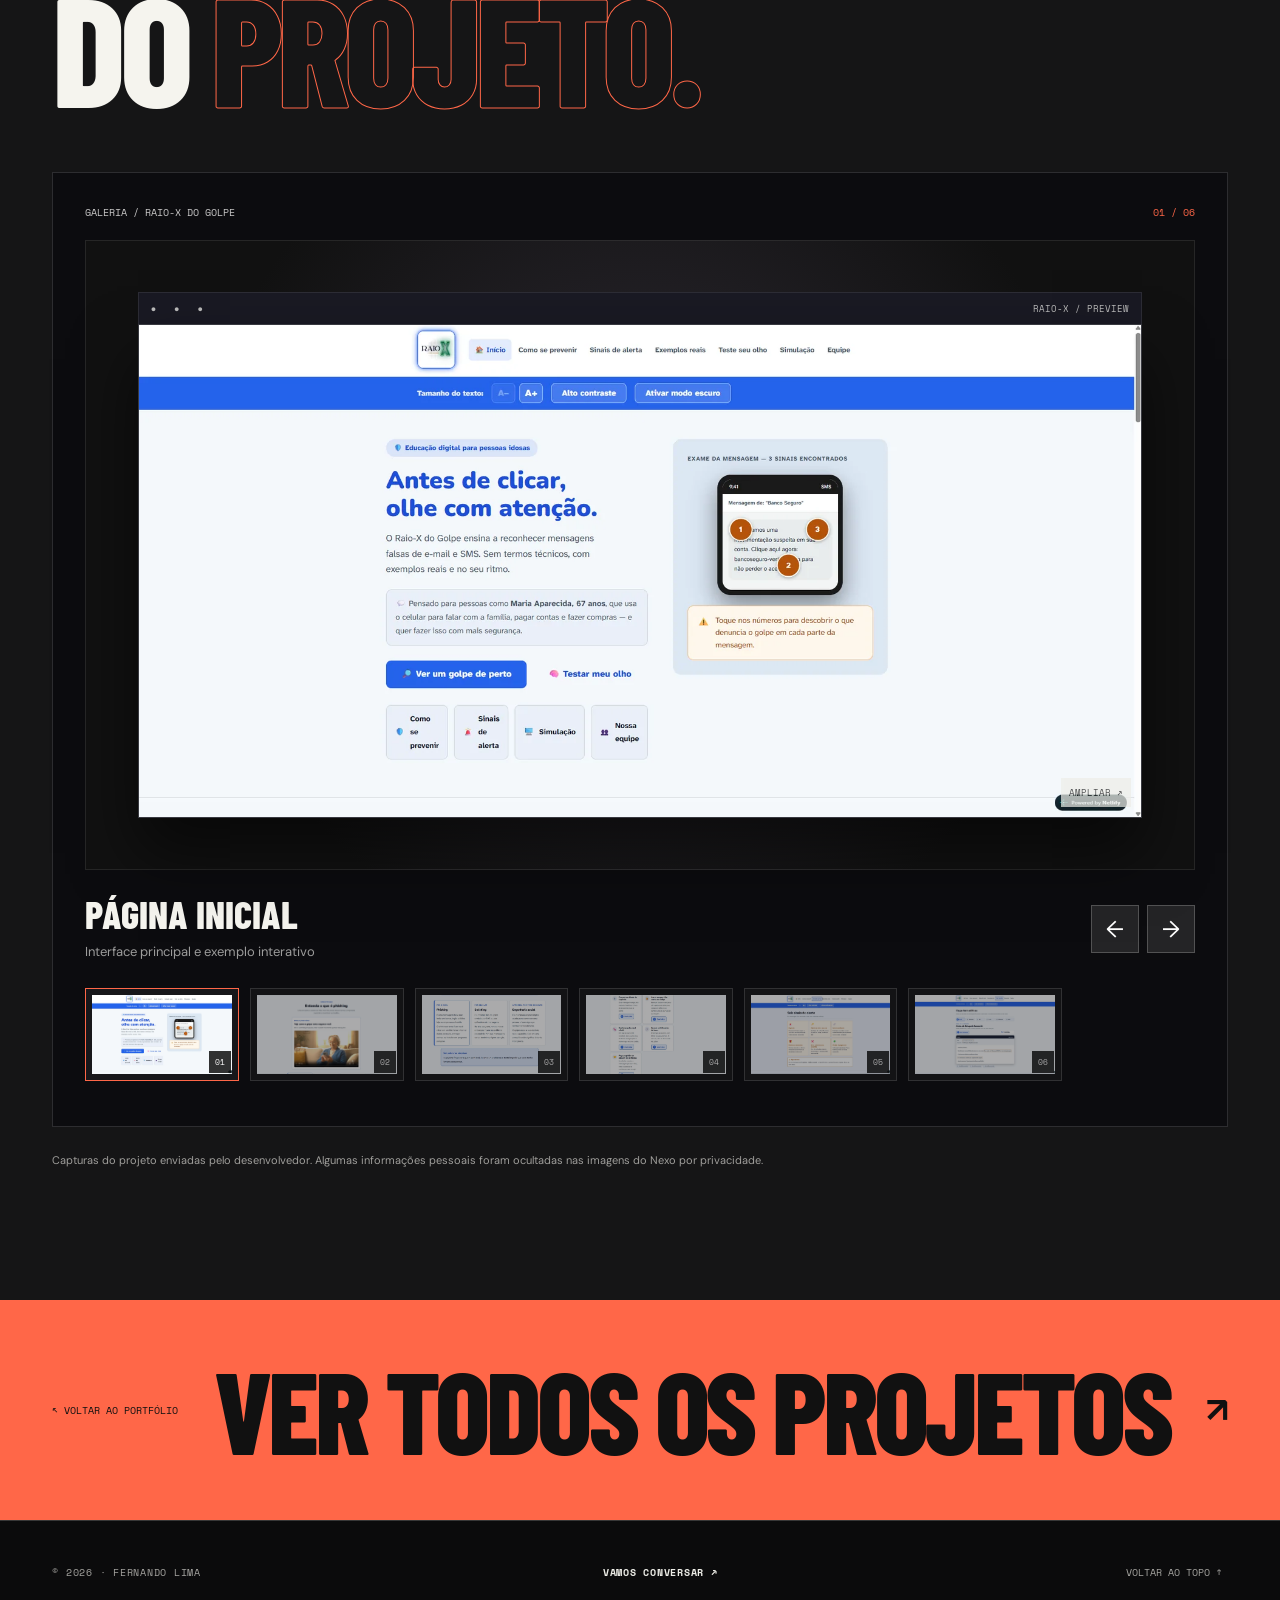
<file: raio-x.html>
<!doctype html>
<html lang="pt-BR"><head><meta charset="utf-8"><meta name="viewport" content="width=device-width,initial-scale=1"><meta name="theme-color" content="#0b0b0c"><meta name="description" content="Explore Nexo, Raio-X do Golpe, New Couro Tapeçaria e YOULIVE: aplicações, interfaces, desafios e projetos web de Fernando Lima."><meta property="og:type" content="website"><meta property="og:title" content="RAIO-X DO GOLPE — Fernando Lima"><meta property="og:description" content="Explore Nexo, Raio-X do Golpe, New Couro Tapeçaria e YOULIVE: aplicações, interfaces, desafios e projetos web de Fernando Lima."><title>RAIO-X DO GOLPE — Fernando Lima</title><link rel="icon" type="image/svg+xml" href="assets/fl.svg"><link rel="preconnect" href="https://fonts.googleapis.com"><link rel="preconnect" href="https://fonts.gstatic.com" crossorigin><link href="https://fonts.googleapis.com/css2?family=Barlow+Condensed:wght@500;600;700;800;900&family=DM+Sans:wght@400;500;600;700&family=Space+Mono:wght@400;700&display=swap" rel="stylesheet"><link rel="stylesheet" href="style.css"><script src="script.js" defer></script></head>
<body data-page="raio-x"><a class="skip-link" href="#conteudo">Pular para o conteúdo</a><div class="page-transition" aria-hidden="true"><span>FL/</span></div><div class="site-progress" aria-hidden="true"></div><div class="pointer-glow" aria-hidden="true"></div><header class="topbar" id="topbar">
  <a class="brand" href="index.html" aria-label="Fernando Lima — Página inicial"><img src="assets/fl.svg" width="38" height="38" alt=""/><span>FERNANDO <b>LIMA</b></span></a>
  <nav class="desktop-nav" aria-label="Navegação principal"><a class="nav-link " href="index.html" ><span>Início</span><sup>00</sup></a><a class="nav-link " href="sobre.html" ><span>Sobre</span><sup>01</sup></a><a class="nav-link " href="experiencias.html" ><span>Experiências</span><sup>02</sup></a><a class="nav-link is-active" href="projetos.html" aria-current="page"><span>Projetos</span><sup>03</sup></a><a class="nav-link " href="contato.html" ><span>Contato</span><sup>04</sup></a></nav>
  <div class="header-aside"><span class="online-dot" aria-hidden="true"></span><span>PORTFÓLIO / 2026</span></div>
  <button class="menu-toggle" aria-controls="mobile-menu" aria-expanded="false" aria-label="Abrir menu"><span></span><span></span></button>
</header>
<nav class="mobile-menu" id="mobile-menu" aria-label="Navegação para dispositivos móveis" inert><a href="index.html" class="mobile-item" ><span>Início</span><small>00</small></a><a href="sobre.html" class="mobile-item" ><span>Sobre</span><small>01</small></a><a href="experiencias.html" class="mobile-item" ><span>Experiências</span><small>02</small></a><a href="projetos.html" class="mobile-item" aria-current="page"><span>Projetos</span><small>03</small></a><a href="contato.html" class="mobile-item" ><span>Contato</span><small>04</small></a></nav>
<main id="conteudo"><section class="detail-hero detail-hero-raio-x"><div class="section-shell"><div class="page-meta"><span><a href="projetos.html">← TODOS OS PROJETOS</a></span><span>EDUCAÇÃO DIGITAL · EXTENSÃO ACADÊMICA</span></div><p class="eyebrow reveal">SEGURANÇA DIGITAL COM ACESSIBILIDADE</p><h1 class="detail-name reveal">RAIO-X DO GOLPE<span>.</span></h1><div class="detail-lead"><p class="reveal">Plataforma educativa que ajuda pessoas idosas a identificar mensagens suspeitas e compreender os sinais de phishing por meio de exemplos e exercícios interativos.</p><div class="detail-actions"><a class="pill pill-light" href="#galeria">EXPLORAR TELAS <span>↓</span></a><a class="pill pill-outline" href="https://raio-x-digital.netlify.app/" target="_blank" rel="noopener noreferrer">ABRIR PROJETO ONLINE <span>↗</span></a></div></div><div class="detail-hero-shot reveal"><div class="shot-frame raio-x"><div class="shot-chrome"><div class="traffic"><i></i><i></i><i></i></div><span>FERNANDO LIMA / CASE STUDY</span><small>↗</small></div><img src="assets/raiox-01.webp" alt="RAIO-X DO GOLPE — Página inicial" loading="eager" /></div><span>CAPTURAS REAIS / 06 TELAS</span></div></div></section>
    <section class="detail-body section-shell"><div class="section-kicker reveal"><span>001 / VISÃO GERAL</span><span>O QUE ESTÁ POR TRÁS DA INTERFACE</span></div><div class="detail-intro"><h2 class="mid-title reveal">TECNOLOGIA<br><em>QUE PROTEGE.</em></h2><div class="detail-intro-copy"><p>Plataforma educativa que ajuda pessoas idosas a identificar mensagens suspeitas e compreender os sinais de phishing por meio de exemplos e exercícios interativos.</p><div class="case-chips"><span>REACT</span><span>TYPESCRIPT</span><span>VITE</span><span>TAILWIND CSS</span><span>REACT ROUTER</span><span>UX ACESSÍVEL</span></div></div></div><div class="story-grid"><article class="story-point reveal"><span>01 / PROPÓSITO</span><h3>Ensinar a reconhecer golpes digitais</h3><p>Projeto de extensão voltado à conscientização sobre phishing e smishing, com linguagem simples e foco especial em pessoas idosas.</p></article><article class="story-point reveal"><span>02 / INTERAÇÃO</span><h3>Aprender fazendo</h3><p>Exemplos que destacam pontos suspeitos em e-mails e SMS, além de um quiz progressivo com seis níveis e explicações sobre os sinais encontrados.</p></article><article class="story-point reveal"><span>03 / ACESSIBILIDADE</span><h3>Conteúdo para diferentes necessidades</h3><p>Controles de tamanho de fonte, contraste elevado, alternância de tema e leitura em voz alta foram integrados à experiência.</p></article><article class="story-point reveal"><span>04 / EQUIPE</span><h3>Colaboração e responsabilidade</h3><p>Atuação de Fernando Alves de Lima como Scrum Master e desenvolvedor Front-end, participando da organização do backlog, das tarefas e da implementação da interface.</p></article><article class="story-point reveal"><span>05 / TECNOLOGIAS</span><h3>Uma aplicação web responsiva</h3><p>Projeto desenvolvido com React, TypeScript, Vite, Tailwind CSS e React Router, com páginas organizadas por tema e navegação clara.</p></article></div></section>
    <section class="detail-gallery-section section-shell" id="galeria"><div class="section-kicker reveal"><span>002 / TELAS REAIS</span><span>SELECIONE UMA IMAGEM PARA NAVEGAR</span></div><h2 class="outline-title reveal">POR DENTRO<br>DO <em>PROJETO.</em></h2><div class="project-gallery" data-gallery="raio-x" tabindex="0" aria-label="Galeria interativa: raio-x">
    <div class="gallery-heading"><span>GALERIA / RAIO-X DO GOLPE</span><span class="gallery-current">01 / 06</span></div>
    <div class="gallery-screen-shell"><span class="gallery-decoration">● &nbsp; ● &nbsp; ● <b> RAIO-X / PREVIEW</b></span><button class="gallery-screen image-expand" type="button" aria-label="Ampliar captura de tela" data-image="assets/raiox-01.webp" data-caption="Página inicial"><img src="assets/raiox-01.webp" alt="Página inicial" loading="lazy"><span class="gallery-fullscreen">AMPLIAR ↗</span></button></div>
    <div class="gallery-bottom"><div class="gallery-caption"><strong class="gallery-title">Página inicial</strong><p class="gallery-description">Interface principal e exemplo interativo</p></div><div class="gallery-arrows"><button type="button" class="gallery-prev" aria-label="Imagem anterior">←</button><button type="button" class="gallery-next" aria-label="Próxima imagem">→</button></div></div>
    <div class="gallery-thumbs" role="group" aria-label="Selecionar captura de tela"><button type="button" class="gallery-thumb is-active" data-src="assets/raiox-01.webp" data-title="Página inicial" data-caption="Interface principal e exemplo interativo" aria-label="Mostrar Página inicial" aria-pressed="true"><img src="assets/raiox-01.webp" alt="" loading="lazy"><span>01</span></button><button type="button" class="gallery-thumb" data-src="assets/raiox-02.webp" data-title="Vídeo educativo" data-caption="Explicação didática em vídeo" aria-label="Mostrar Vídeo educativo" aria-pressed="false"><img src="assets/raiox-02.webp" alt="" loading="lazy"><span>02</span></button><button type="button" class="gallery-thumb" data-src="assets/raiox-03.webp" data-title="Conteúdo explicativo" data-caption="Conceitos de phishing, smishing e engenharia social" aria-label="Mostrar Conteúdo explicativo" aria-pressed="false"><img src="assets/raiox-03.webp" alt="" loading="lazy"><span>03</span></button><button type="button" class="gallery-thumb" data-src="assets/raiox-04.webp" data-title="Prevenção" data-caption="Boas práticas e recurso de leitura em voz alta" aria-label="Mostrar Prevenção" aria-pressed="false"><img src="assets/raiox-04.webp" alt="" loading="lazy"><span>04</span></button><button type="button" class="gallery-thumb" data-src="assets/raiox-05.webp" data-title="Sinais de alerta" data-caption="Orientações visuais para identificar fraudes" aria-label="Mostrar Sinais de alerta" aria-pressed="false"><img src="assets/raiox-05.webp" alt="" loading="lazy"><span>05</span></button><button type="button" class="gallery-thumb" data-src="assets/raiox-06.webp" data-title="Quiz interativo" data-caption="Caça-armadilhas com níveis progressivos" aria-label="Mostrar Quiz interativo" aria-pressed="false"><img src="assets/raiox-06.webp" alt="" loading="lazy"><span>06</span></button></div>
    </div><p class="gallery-note">Capturas do projeto enviadas pelo desenvolvedor. Algumas informações pessoais foram ocultadas nas imagens do Nexo por privacidade.</p></section>
    <div class="detail-next"><a href="projetos.html"><span>↖ VOLTAR AO PORTFÓLIO</span><b>VER TODOS OS PROJETOS</b><strong>↗</strong></a></div>
    <dialog id="image-dialog" class="image-dialog" aria-label="Visualização ampliada da captura de tela"><button type="button" class="dialog-close" aria-label="Fechar imagem">FECHAR ×</button><img alt=""/><p></p></dialog></main><footer class="site-footer"><span>© 2026 · FERNANDO LIMA</span><a href="mailto:nando07102006@gmail.com">VAMOS CONVERSAR <span aria-hidden="true">↗</span></a><button class="to-top" aria-label="Voltar ao topo" type="button">VOLTAR AO TOPO ↑</button></footer></body></html>
</file>
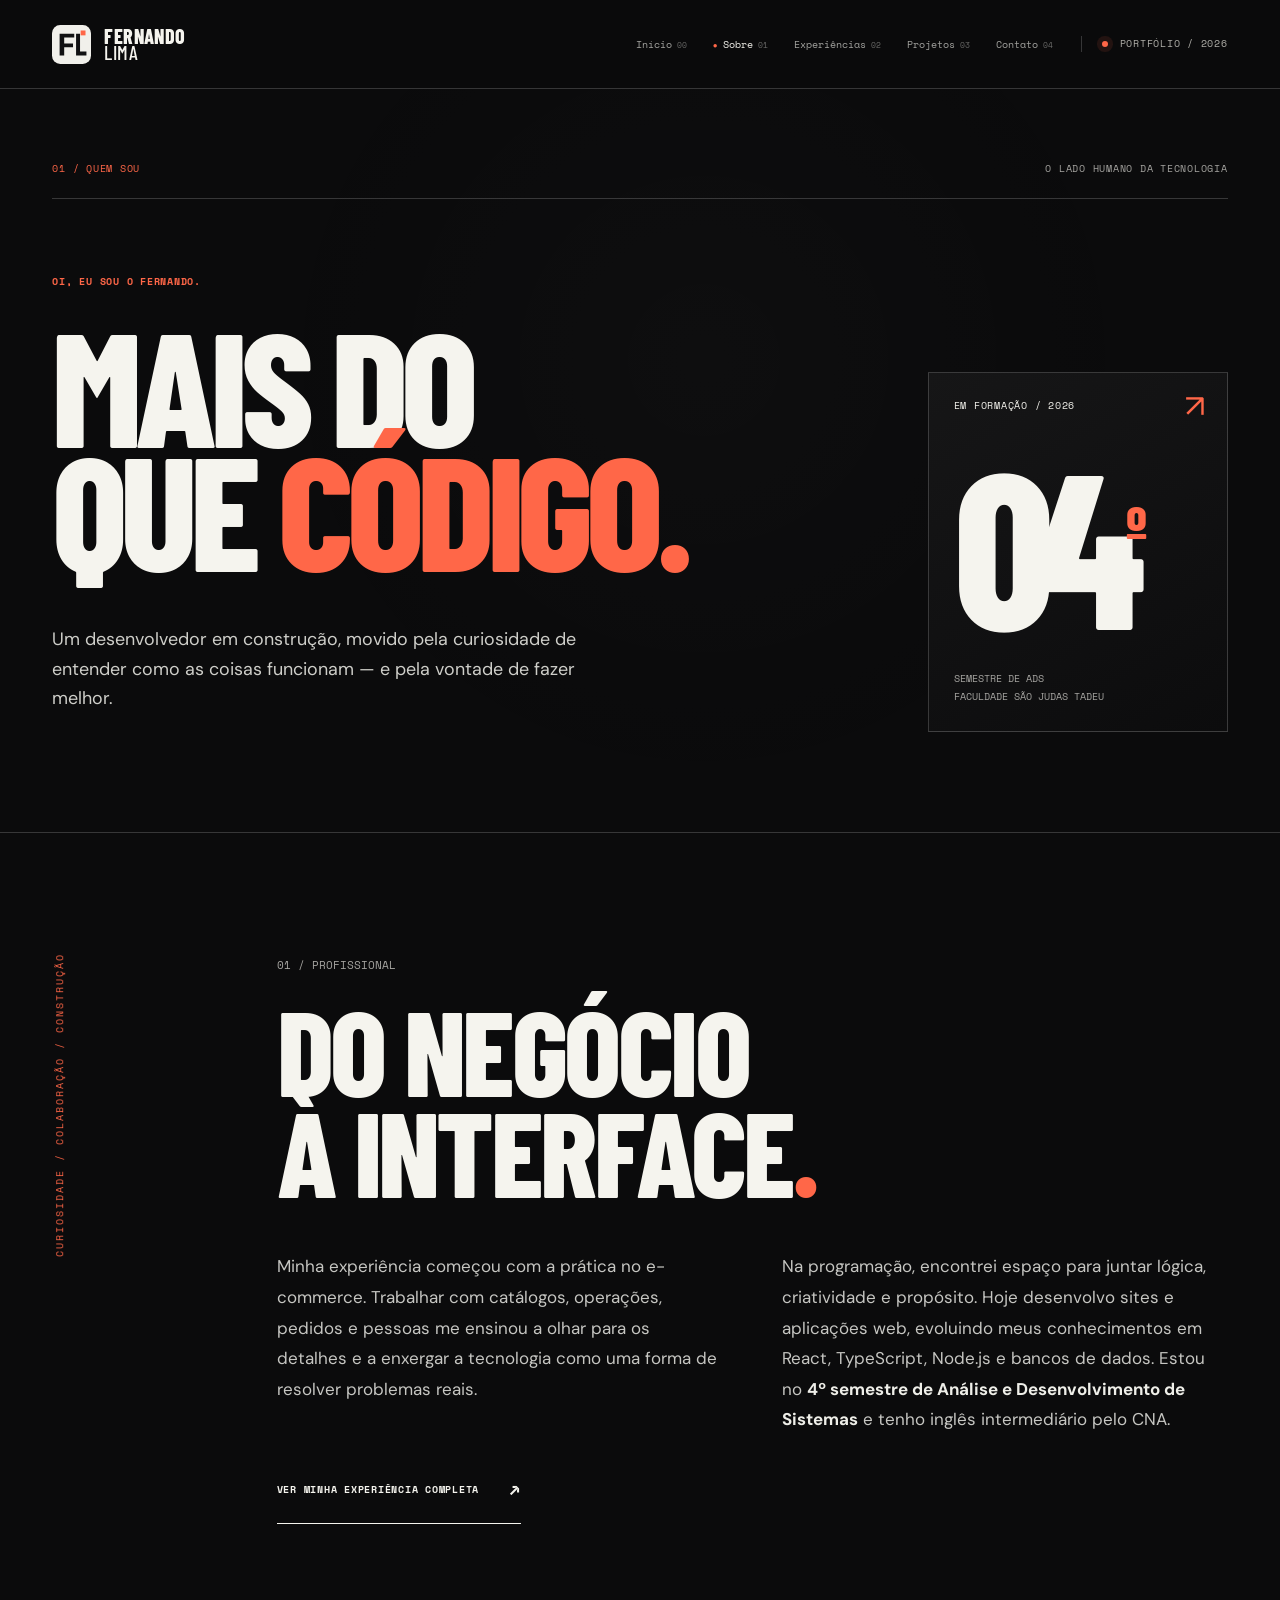
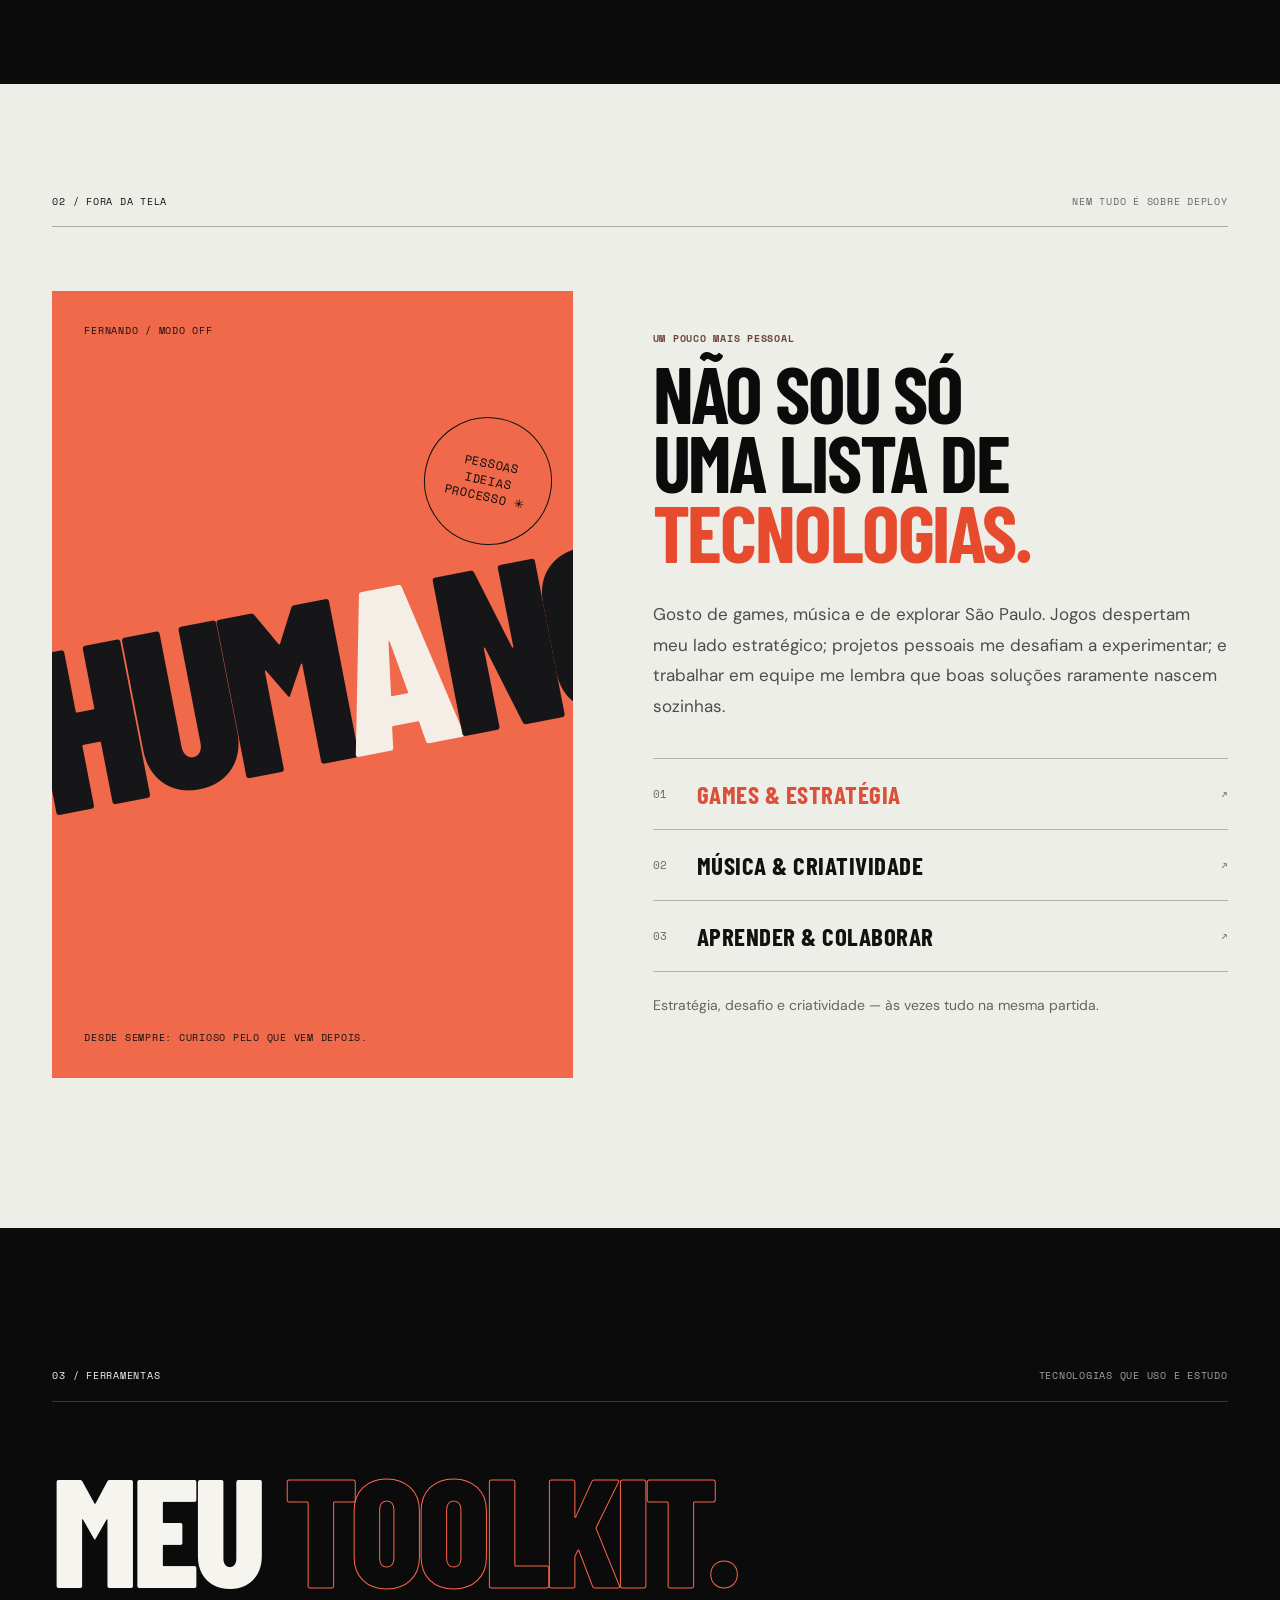
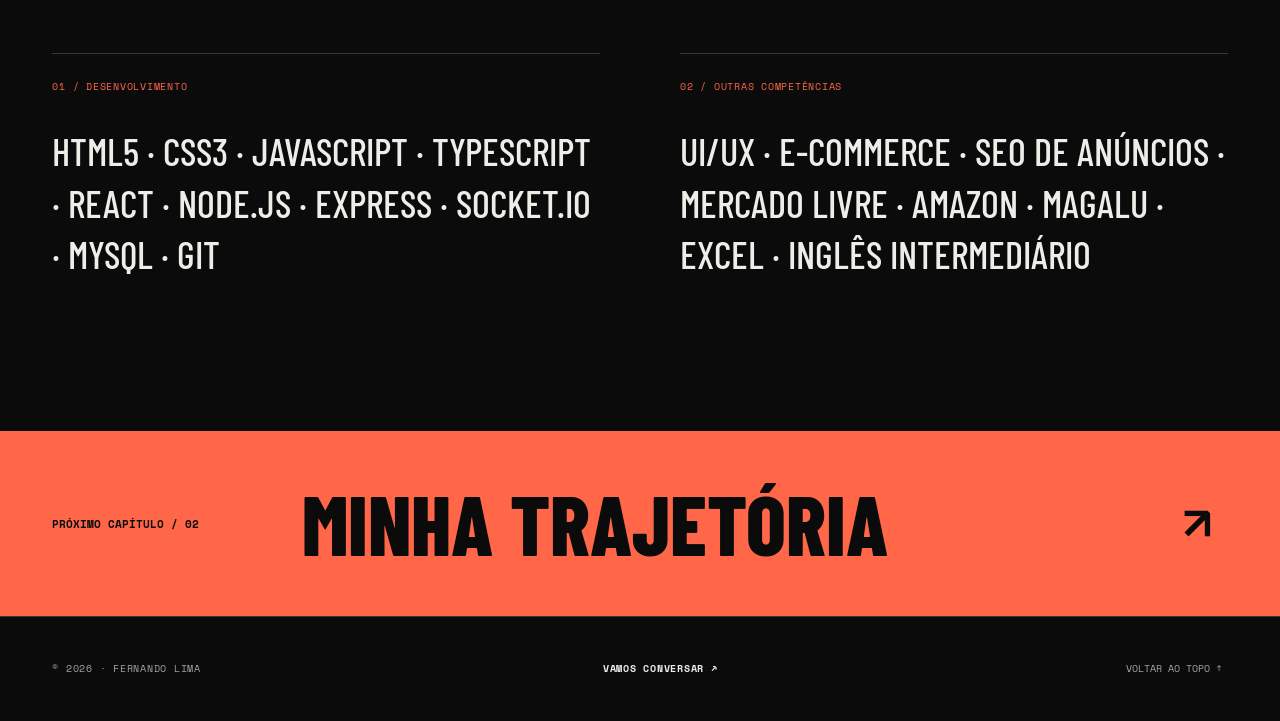
<file: sobre.html>
<!doctype html>
<html lang="pt-BR"><head><meta charset="utf-8"><meta name="viewport" content="width=device-width,initial-scale=1"><meta name="theme-color" content="#0b0b0c"><meta name="description" content="Conheça Fernando Lima: desenvolvimento front-end, marketplace, Análise e Desenvolvimento de Sistemas e interesses pessoais."><meta property="og:type" content="website"><meta property="og:title" content="Sobre mim — Fernando Lima"><meta property="og:description" content="Conheça Fernando Lima: desenvolvimento front-end, marketplace, Análise e Desenvolvimento de Sistemas e interesses pessoais."><title>Sobre mim — Fernando Lima</title><link rel="icon" type="image/svg+xml" href="assets/fl.svg"><link rel="preconnect" href="https://fonts.googleapis.com"><link rel="preconnect" href="https://fonts.gstatic.com" crossorigin><link href="https://fonts.googleapis.com/css2?family=Barlow+Condensed:wght@500;600;700;800;900&family=DM+Sans:wght@400;500;600;700&family=Space+Mono:wght@400;700&display=swap" rel="stylesheet"><link rel="stylesheet" href="style.css"><script src="script.js" defer></script></head>
<body data-page="sobre"><a class="skip-link" href="#conteudo">Pular para o conteúdo</a><div class="page-transition" aria-hidden="true"><span>FL/</span></div><div class="site-progress" aria-hidden="true"></div><div class="pointer-glow" aria-hidden="true"></div><header class="topbar" id="topbar">
  <a class="brand" href="index.html" aria-label="Fernando Lima — Página inicial"><img src="assets/fl.svg" width="38" height="38" alt=""/><span>FERNANDO <b>LIMA</b></span></a>
  <nav class="desktop-nav" aria-label="Navegação principal"><a class="nav-link " href="index.html" ><span>Início</span><sup>00</sup></a><a class="nav-link is-active" href="sobre.html" aria-current="page"><span>Sobre</span><sup>01</sup></a><a class="nav-link " href="experiencias.html" ><span>Experiências</span><sup>02</sup></a><a class="nav-link " href="projetos.html" ><span>Projetos</span><sup>03</sup></a><a class="nav-link " href="contato.html" ><span>Contato</span><sup>04</sup></a></nav>
  <div class="header-aside"><span class="online-dot" aria-hidden="true"></span><span>PORTFÓLIO / 2026</span></div>
  <button class="menu-toggle" aria-controls="mobile-menu" aria-expanded="false" aria-label="Abrir menu"><span></span><span></span></button>
</header>
<nav class="mobile-menu" id="mobile-menu" aria-label="Navegação para dispositivos móveis" inert><a href="index.html" class="mobile-item" ><span>Início</span><small>00</small></a><a href="sobre.html" class="mobile-item" aria-current="page"><span>Sobre</span><small>01</small></a><a href="experiencias.html" class="mobile-item" ><span>Experiências</span><small>02</small></a><a href="projetos.html" class="mobile-item" ><span>Projetos</span><small>03</small></a><a href="contato.html" class="mobile-item" ><span>Contato</span><small>04</small></a></nav>
<main id="conteudo"><section class="subhero subhero-about section-shell"><div class="page-meta"><span>01 / QUEM SOU</span><span>O LADO HUMANO DA TECNOLOGIA</span></div><div class="about-top-layout"><div><p class="eyebrow reveal">OI, EU SOU O FERNANDO.</p><h1 class="display-page reveal">MAIS DO<br>QUE <em>CÓDIGO.</em></h1><p class="lead-text reveal">Um desenvolvedor em construção, movido pela curiosidade de entender como as coisas funcionam — e pela vontade de fazer melhor.</p></div><div class="about-stat reveal"><span class="stat-label">EM FORMAÇÃO / 2026</span><strong>04<sup>º</sup></strong><span>SEMESTRE DE ADS<br>FACULDADE SÃO JUDAS TADEU</span></div></div></section>
<section class="bio-editorial section-shell"><div class="bio-vertical">CURIOSIDADE / COLABORAÇÃO / CONSTRUÇÃO</div><div class="bio-main"><div class="line-claim reveal"><span>01 / PROFISSIONAL</span><h2>DO NEGÓCIO<br>À INTERFACE<span class="coral">.</span></h2></div><div class="bio-columns reveal"><p>Minha experiência começou com a prática no e-commerce. Trabalhar com catálogos, operações, pedidos e pessoas me ensinou a olhar para os detalhes e a enxergar a tecnologia como uma forma de resolver problemas reais.</p><p>Na programação, encontrei espaço para juntar lógica, criatividade e propósito. Hoje desenvolvo sites e aplicações web, evoluindo meus conhecimentos em React, TypeScript, Node.js e bancos de dados. Estou no <strong>4º semestre de Análise e Desenvolvimento de Sistemas</strong> e tenho inglês intermediário pelo CNA.</p></div><a href="experiencias.html" class="under-link reveal">VER MINHA EXPERIÊNCIA COMPLETA <span>↗</span></a></div></section>
<section class="personal-stage section-shell"><div class="section-kicker reveal"><span>02 / FORA DA TELA</span><span>NEM TUDO É SOBRE DEPLOY</span></div><div class="personal-grid"><div class="personal-art reveal"><span class="art-overline">FERNANDO / MODO OFF</span><strong class="art-word">HUM<span>A</span>NO.</strong><div class="personal-seal">PESSOAS<br>IDEIAS<br>PROCESSO ✳</div><span class="art-bottom">DESDE SEMPRE: CURIOSO PELO QUE VEM DEPOIS.</span></div><div class="personal-copy"><p class="eyebrow reveal">UM POUCO MAIS PESSOAL</p><h2 class="mid-title reveal">NÃO SOU SÓ<br>UMA LISTA DE<br><em>TECNOLOGIAS.</em></h2><p class="reveal">Gosto de games, música e de explorar São Paulo. Jogos despertam meu lado estratégico; projetos pessoais me desafiam a experimentar; e trabalhar em equipe me lembra que boas soluções raramente nascem sozinhas.</p><div class="interest-list reveal"><button class="interest is-chosen" type="button" data-thought="Estratégia, desafio e criatividade — às vezes tudo na mesma partida.">01 <span>GAMES & ESTRATÉGIA</span>↗</button><button class="interest" type="button" data-thought="Uma trilha sonora pode mudar por completo o ritmo de um projeto.">02 <span>MÚSICA & CRIATIVIDADE</span>↗</button><button class="interest" type="button" data-thought="A melhor parte de aprender é conseguir construir algo novo com outras pessoas.">03 <span>APRENDER & COLABORAR</span>↗</button></div><div class="thought-display" id="thought-display" aria-live="polite">Estratégia, desafio e criatividade — às vezes tudo na mesma partida.</div></div></div></section>
<section class="skills-editorial section-shell"><div class="section-kicker reveal"><span>03 / FERRAMENTAS</span><span>TECNOLOGIAS QUE USO E ESTUDO</span></div><h2 class="outline-title reveal">MEU <em>TOOLKIT.</em></h2><div class="skills-columns"><div class="skill-column reveal"><span>01 / DESENVOLVIMENTO</span><div class="skills-words">HTML5 · CSS3 · JavaScript · TypeScript · React · Node.js · Express · Socket.IO · MySQL · Git</div></div><div class="skill-column reveal"><span>02 / OUTRAS COMPETÊNCIAS</span><div class="skills-words">UI/UX · E-commerce · SEO de anúncios · Mercado Livre · Amazon · Magalu · Excel · Inglês intermediário</div></div></div></section><a class="next-chapter" href="experiencias.html"><span>PRÓXIMO CAPÍTULO / 02</span><strong>MINHA TRAJETÓRIA</strong><b>↗</b></a></main><footer class="site-footer"><span>© 2026 · FERNANDO LIMA</span><a href="mailto:nando07102006@gmail.com">VAMOS CONVERSAR <span aria-hidden="true">↗</span></a><button class="to-top" aria-label="Voltar ao topo" type="button">VOLTAR AO TOPO ↑</button></footer></body></html>
</file>
<file: style.css>
/* FERNANDO LIMA / V5 — EDITORIAL MOTION PORTFOLIO */
:root{--black:#0b0b0c;--near:#111113;--tile:#171719;--paper:#eeeee8;--white:#f5f4ee;--muted:#a5a4a0;--dim:#777772;--hair:rgba(255,255,255,.18);--coral:#ff6748;--font-display:'Barlow Condensed','Arial Narrow',Impact,sans-serif;--font-main:'DM Sans',Arial,sans-serif;--font-mono:'Space Mono',monospace;--gutter:clamp(22px,4.1vw,76px);--max:1700px;--ease:cubic-bezier(.19,1,.22,1)}
*{box-sizing:border-box}html{scroll-behavior:smooth}body{margin:0;min-width:320px;background:var(--black);color:var(--white);font-family:var(--font-main);-webkit-font-smoothing:antialiased}body.menu-open{overflow:hidden}button,a{font:inherit}button{cursor:pointer}a{color:inherit;text-decoration:none}button{color:inherit}img{max-width:100%}::selection{background:var(--coral);color:var(--black)}:focus-visible{outline:2px solid var(--coral);outline-offset:4px}.skip-link{position:absolute;left:16px;top:-70px;background:var(--paper);color:var(--black);padding:14px;z-index:1000}.skip-link:focus{top:14px}main{overflow:hidden}.section-shell{max-width:var(--max);margin-inline:auto;padding-left:var(--gutter);padding-right:var(--gutter)}.coral{color:var(--coral)}em{font-style:normal;color:var(--coral)}.top-fine,.page-meta,.section-kicker,.eyebrow,.role-strap,.site-footer,.landing-bottom,.header-aside,.landing-meta,.stat-label,.case-top,.career-small,.career-tags,.career-details>summary,.case-detail>summary,.project-tab,.slide-num,.slide-stack,.case-chips,.contact-n,.contact-extra,.contact-bottom,.filter,.under-link,.art-overline,.art-bottom,.personal-seal,.skill-column>span,.education-line>span,.education-line>strong,.dir-n,.dir-desc,.dir-arrow,.showcase-progress,.visual-corner,.concept-label,.mini-bottom{font-family:var(--font-mono);font-size:10px;line-height:1.65;letter-spacing:.075em}.section-kicker,.page-meta{display:flex;align-items:center;justify-content:space-between;gap:16px;min-width:0}.section-kicker{padding-bottom:16px;border-bottom:1px solid var(--hair);color:var(--muted);margin-bottom:clamp(32px,5vw,76px)}.section-kicker span:first-child{color:var(--white)}.page-meta{border-bottom:1px solid var(--hair);padding-bottom:20px;margin-top:36px;color:var(--muted)}.page-meta span:first-child{color:var(--coral)}.eyebrow{color:var(--coral);font-weight:700}.signal,.online-dot{display:inline-block;height:7px;width:7px;border-radius:50%;background:var(--coral);box-shadow:0 0 0 5px rgba(255,103,72,.10)}.signal{margin-right:10px;vertical-align:middle}.display-page{font-family:var(--font-display);font-size:clamp(88px,12.6vw,216px);font-weight:800;line-height:.77;letter-spacing:-.045em;margin:32px 0;max-width:100%;text-transform:uppercase}.display-page em{font-weight:800}.display-h2{font-family:var(--font-display);font-size:clamp(104px,15vw,235px);line-height:.76;letter-spacing:-.045em;margin:0;font-weight:800}.outline-title{font-family:var(--font-display);font-size:clamp(86px,12vw,190px);font-weight:800;line-height:.79;letter-spacing:-.045em;margin:0 0 66px}.outline-title em{color:transparent;-webkit-text-stroke:1px var(--coral)}.mid-title{font-family:var(--font-display);font-size:clamp(58px,7vw,118px);font-weight:700;line-height:.88;letter-spacing:-.027em;margin:0}.mid-title em{font-weight:700}.lead-text{font-size:clamp(16px,1.4vw,21px);line-height:1.65;color:#cecec9;max-width:560px}.under-link{display:inline-flex;align-items:center;gap:30px;border-bottom:1px solid var(--white);padding:17px 0;font-weight:700;margin-top:24px;transition:color .25s,gap .3s}.under-link:hover{color:var(--coral);gap:44px}.under-link span{font-size:18px}.pill{display:inline-flex;align-items:center;gap:28px;justify-content:space-between;border:1px solid var(--paper);border-radius:60px;padding:17px 25px;font-family:var(--font-mono);font-size:11px;font-weight:700;letter-spacing:.03em;transition:background .25s,color .25s,border-color .25s,transform .25s}.pill span{font-size:17px}.pill-light{background:var(--paper);color:var(--black)}.pill-light:hover{background:var(--coral);border-color:var(--coral);transform:translateY(-3px)}.round-link{display:inline-flex;align-items:center;gap:32px;padding:14px 0;border-bottom:1px solid var(--white);font-family:var(--font-mono);font-size:11px;font-weight:700}.round-link b{font-size:24px;transition:transform .3s}.round-link:hover b{transform:translate(5px,-5px)}
/* GLOBAL NAV */
.topbar{height:89px;display:flex;align-items:center;gap:22px;justify-content:space-between;padding:0 var(--gutter);position:relative;z-index:100;border-bottom:1px solid var(--hair);background:rgba(11,11,12,.94);backdrop-filter:blur(16px)}.brand{display:flex;align-items:center;gap:13px;flex-shrink:0}.brand img{width:39px;height:39px;transition:transform .45s var(--ease)}.brand:hover img{transform:rotate(-12deg) scale(1.08)}.brand>span{font-family:var(--font-display);font-size:20px;line-height:.8;font-weight:800;letter-spacing:.02em;max-width:92px}.brand b{display:block;font-weight:500}.desktop-nav{display:flex;gap:26px;align-items:center;margin-left:auto}.nav-link{font-family:var(--font-mono);font-size:10px;display:flex;gap:5px;align-items:baseline;color:#a4a4a0;transition:color .2s;white-space:nowrap}.nav-link sup{font-size:8px;color:#6a6a68}.nav-link:hover,.nav-link.is-active{color:var(--white)}.nav-link.is-active:before{content:'●';color:var(--coral);font-size:8px}.header-aside{padding-left:20px;border-left:1px solid var(--hair);margin-left:6px;display:flex;gap:12px;align-items:center;color:#b1b0aa;white-space:nowrap}.online-dot{width:6px;height:6px}.menu-toggle{display:none;width:47px;height:43px;background:transparent;border:1px solid var(--hair);border-radius:50%;align-items:center;justify-content:center;flex-direction:column;gap:6px;z-index:301}.menu-toggle span{height:1px;width:18px;background:var(--white);transition:transform .25s}.menu-open .menu-toggle span:first-child{transform:translateY(3.5px) rotate(45deg)}.menu-open .menu-toggle span:last-child{transform:translateY(-3.5px) rotate(-45deg)}.mobile-menu{visibility:hidden;pointer-events:none;position:fixed;inset:89px 0 0;z-index:90;padding:clamp(20px,6vw,60px) var(--gutter);background:var(--coral);opacity:0;transform:translateY(-20px);transition:opacity .35s,transform .35s,visibility .35s}.mobile-menu.is-open{visibility:visible;pointer-events:auto;opacity:1;transform:translateY(0)}.mobile-item{display:flex;align-items:baseline;justify-content:space-between;border-bottom:1px solid rgba(0,0,0,.2);font-family:var(--font-display);font-weight:800;font-size:clamp(66px,11vw,110px);line-height:1.15;color:var(--black)}.mobile-item small{font-family:var(--font-mono);font-size:14px}.page-transition{position:fixed;inset:0;z-index:500;pointer-events:none;background:var(--coral);display:grid;place-items:center;clip-path:inset(0 0 100% 0);transition:clip-path .68s cubic-bezier(.76,0,.24,1)}.page-transition.is-entering{clip-path:inset(0 0 0 0)}.page-transition span{color:var(--black);font-family:var(--font-display);font-weight:900;font-size:min(50vw,400px);letter-spacing:-.08em}.site-progress{position:fixed;left:0;top:0;height:3px;width:0;background:var(--coral);z-index:501;pointer-events:none}.pointer-glow{position:fixed;inset:0;z-index:0;pointer-events:none;opacity:.6;background:radial-gradient(650px circle at var(--mx,55%) var(--my,40%),rgba(255,255,255,.028),transparent 70%);transition:opacity .3s}.site-footer{position:relative;z-index:1;border-top:1px solid var(--hair);min-height:105px;padding:34px var(--gutter);display:flex;gap:20px;align-items:center;justify-content:space-between;color:var(--muted)}.site-footer a{color:var(--paper);font-weight:700}.site-footer a:hover{color:var(--coral)}.to-top{font-family:var(--font-mono);font-size:10px;background:none;border:0;color:var(--muted)}.to-top:hover{color:var(--paper)}.reveal{opacity:0;transform:translateY(38px);transition:opacity .85s ease,transform 1.1s var(--ease)}.reveal.is-visible{opacity:1;transform:translateY(0)}.appear{animation:appear .85s both;animation-delay:.3s}@keyframes appear{from{opacity:0;transform:translateY(22px)}to{opacity:1;transform:translateY(0)}}
/* HOME / HERO */
.landing{min-height:min(970px,calc(100svh - 89px));position:relative;display:flex;flex-direction:column;padding:0 var(--gutter);isolation:isolate;overflow:hidden}.landing-grid{position:absolute;inset:0;background-image:linear-gradient(to right,transparent 97%,rgba(255,255,255,.03) 100%),linear-gradient(to bottom,transparent 97%,rgba(255,255,255,.03) 100%);background-size:9vw 9vw;mask-image:linear-gradient(to right,transparent,black,transparent);opacity:.35;z-index:-1}.landing-meta{padding:26px 0 20px;border-bottom:1px solid var(--hair);display:flex;justify-content:space-between;color:var(--muted)}.landing-layout{flex:1;display:grid;grid-template-columns:minmax(0,1.05fr) minmax(0,.95fr);align-items:center;gap:10px;min-height:600px}.landing-type{position:relative;z-index:2;min-width:0}.landing-type .eyebrow{margin-bottom:21px}.display-head{font-family:var(--font-display);font-weight:800;letter-spacing:-.055em;font-size:clamp(105px,14vw,245px);line-height:.71;margin:0 0 45px;position:relative}.name-line{display:block;width:max-content;max-width:105%;animation:heroLetters 1.1s var(--ease) both;transform-origin:left}.line-b{animation-delay:.12s}.headline-mark{color:var(--coral);font-size:.49em;vertical-align:top;position:relative;top:-.13em;left:.03em}@keyframes heroLetters{from{opacity:0;transform:translateY(65px) skewY(3deg)}to{opacity:1;transform:translateY(0) skewY(0)}}.role-strap{border-left:2px solid var(--coral);padding-left:18px;display:flex;gap:8px;flex-direction:column;color:#b6b5b0;max-width:520px;font-size:10px}.role-strap span:first-child{color:var(--paper);font-size:12px}.role-strap strong{color:var(--coral)}.landing-cta{display:flex;flex-wrap:wrap;gap:27px;align-items:center;margin-top:41px}.text-arrow{font-family:var(--font-mono);font-size:10px;letter-spacing:.025em;border-bottom:1px solid var(--hair);padding:12px 0;display:flex;gap:18px}.text-arrow:hover{color:var(--coral)}.landing-art{position:relative;min-height:570px;height:100%;display:flex;align-items:center;justify-content:center;perspective:1200px}.project-fan{position:relative;width:min(100%,680px);height:530px;transform-style:preserve-3d}.fan-orbit{position:absolute;border:1px solid rgba(255,255,255,.1);border-radius:50%;width:600px;height:440px;left:50%;top:51%;transform:translate(-50%,-50%) rotate(-22deg);pointer-events:none}.orbit-two{transform:translate(-50%,-50%) rotate(44deg);width:500px;height:540px;opacity:.5}.fan-tile{position:absolute;width:64%;height:58%;border:1px solid rgba(255,255,255,.28);background:#111;box-shadow:0 45px 70px rgba(0,0,0,.65);padding:9px;transition:transform .8s var(--ease),filter .4s;transform-style:preserve-3d}.fan-tile>small{font-family:var(--font-mono);font-size:9px;letter-spacing:.1em;padding:8px 4px 0;display:block;color:var(--muted)}.fan-tile .fan-image,.nexo-fan-preview{height:calc(100% - 20px);background:var(--tile);overflow:hidden}.fan-image img{width:100%;height:100%;object-fit:cover}.fan-b{left:34%;top:15%;transform:rotate(18deg) translate3d(70px,-40px,-50px);filter:brightness(.65)}.fan-c{left:7%;top:25%;transform:rotate(-17deg) translate3d(-40px,32px,0px);filter:brightness(.8)}.fan-a{left:23%;top:22%;transform:rotate(-2deg) translate3d(0,0,100px);z-index:2}.project-fan:hover .fan-b{transform:rotate(23deg) translate3d(105px,-45px,-50px)}.project-fan:hover .fan-c{transform:rotate(-23deg) translate3d(-75px,36px,0)}.project-fan:hover .fan-a{transform:rotate(0) translate3d(0,-13px,120px)}.fan-center{position:absolute;z-index:4;bottom:10%;left:53%;width:94px;height:94px;border-radius:50%;background:var(--coral);color:var(--black);display:flex;flex-direction:column;justify-content:center;align-items:center;font:700 11px/1.05 var(--font-mono);transform:rotate(10deg);transition:transform .3s}.fan-center:hover{transform:rotate(-8deg) scale(1.09)}.fan-center b{font-size:24px}.nexo-fan-preview{background:#111a25;color:#e1f1fb;padding:12px;display:flex;flex-direction:column}.nexo-window{display:flex;align-items:center;justify-content:space-between;font:9px var(--font-mono);color:#8f9ca5}.nexo-window strong{color:white;font:bold 23px var(--font-display)}.nexo-window strong span{font-size:10px;color:#83bbfb}.nexo-fan-layout{display:flex;justify-content:space-between;align-items:center;flex:1;padding:5px}.nexo-fan-layout>div:first-child{display:flex;flex-direction:column}.nexo-fan-layout b{font:800 clamp(29px,3vw,49px)/.93 var(--font-display)}.nexo-fan-layout small{font:9px var(--font-mono);color:#95a4af;margin-top:12px}.nexo-fan-sphere{border-radius:50%;width:32%;aspect-ratio:1;background:radial-gradient(circle at 27% 20%,#e5f5ff 0%,#8bc4ff 15%,#365bd1 55%,#0f0d40 80%);box-shadow:0 0 70px #4278ff6b}.nexo-fan-footer{display:flex;gap:8px;border-top:1px solid #ffffff20;padding:8px 4px;font:8px var(--font-mono);color:#a7b4be}.landing-bottom{border-top:1px solid var(--hair);padding:18px 0 22px;display:flex;justify-content:space-between;color:var(--muted)}.down-scroll{color:var(--paper)}.down-scroll b{margin-left:15px;font-size:20px}.marquee-band{background:var(--paper);color:var(--black);padding:15px 0;overflow:hidden}.marquee-track{width:max-content;display:flex;gap:28px;align-items:center;animation:marquee 28s linear infinite;white-space:nowrap;font:800 31px/.9 var(--font-display);letter-spacing:.015em}.marquee-track i{font-style:normal;color:var(--coral)}@keyframes marquee{to{transform:translateX(-50%)}}.home-work{padding-top:150px;padding-bottom:140px}.home-work-grid{display:grid;grid-template-columns:1fr 1.05fr;gap:65px;align-items:center}.home-project-title p:not(.eyebrow){color:var(--muted);font-size:18px;line-height:1.6;max-width:540px;margin:30px 0}.home-nexo-stage{background:radial-gradient(circle at 50% 60%,#3c3440 0%,#1c1920 46%,#111 85%);border:1px solid var(--hair);padding:65px clamp(16px,5vw,70px);transform:perspective(800px) rotate(-2deg);transition:transform .65s var(--ease);min-width:0}.home-nexo-stage:hover{transform:perspective(800px) rotate(0) scale(1.012)}.mini-app-preview{background:#121d2b;box-shadow:0 35px 60px #0008;color:white;min-height:330px}.mini-top{display:flex;justify-content:space-between;padding:13px 19px;border-bottom:1px solid #fff2;font:10px var(--font-mono)}.mini-top i{color:#92bfff;font-style:normal}.mini-body{display:grid;grid-template-columns:1fr 1fr;gap:20px;padding:20px}.mini-left{display:flex;flex-direction:column;gap:12px}.mini-left b{font:700 clamp(36px,4vw,63px)/.9 var(--font-display)}.mini-left small{font:9px var(--font-mono);color:#acb9c7;border-bottom:1px solid #ffffff2e;padding:8px 0}.mini-right{display:flex;flex-direction:column;justify-content:space-between;gap:20px}.mini-bubble{background:#344b6c;color:white;padding:20px;border-radius:16px;display:flex;flex-direction:column;gap:14px}.mini-bubble b{font:500 14px var(--font-main)}.mini-bubble small{font-size:9px;color:#c0d3e6}.mini-metric{display:flex;align-items:center;justify-content:space-between;border-top:1px solid #ffffff33;font:10px var(--font-mono)}.mini-metric b{font:700 64px var(--font-display);color:#83bafa}.mini-bottom{color:#8094a9;padding:10px 20px;border-top:1px solid #fff2;font-size:8px}.home-directory{padding-top:125px;padding-bottom:155px;background:var(--near)}.directory-list{border-top:1px solid var(--hair)}.directory-row{display:grid;grid-template-columns:65px 1fr 230px 45px;align-items:center;gap:20px;min-height:146px;border-bottom:1px solid var(--hair);transition:padding .35s,background .35s}.directory-row:hover{padding-left:19px;padding-right:19px;background:var(--paper);color:var(--black)}.dir-n{align-self:start;margin-top:34px;color:var(--muted)}.directory-row strong{font:700 clamp(42px,5.8vw,92px)/.95 var(--font-display);letter-spacing:-.02em}.dir-desc{color:var(--muted)}.dir-arrow{font-size:26px}.directory-row:hover .dir-arrow{transform:rotate(45deg)}
/* ABOUT */
.subhero{padding-top:36px;padding-bottom:130px}.subhero-about{padding-bottom:100px}.about-top-layout{display:grid;grid-template-columns:1fr 300px;gap:60px;align-items:end;padding-top:65px}.about-top-layout .lead-text{margin-top:55px}.about-stat{border:1px solid var(--hair);padding:25px;min-height:360px;display:flex;flex-direction:column;justify-content:space-between;position:relative;background:linear-gradient(150deg,#161617,#0c0c0d)}.about-stat:after{content:'↗';color:var(--coral);position:absolute;top:12px;right:22px;font-size:32px}.about-stat strong{font:800 220px/.74 var(--font-display);letter-spacing:-.09em}.about-stat strong sup{font-size:70px;color:var(--coral);letter-spacing:0}.about-stat>span:last-child{font:10px/1.8 var(--font-mono);color:var(--muted)}.bio-editorial{border-top:1px solid var(--hair);padding-top:120px;padding-bottom:160px;display:grid;grid-template-columns:clamp(40px,14vw,230px) 1fr;gap:45px}.bio-vertical{writing-mode:vertical-rl;transform:rotate(180deg);align-self:start;font:10px var(--font-mono);letter-spacing:.2em;color:var(--coral);padding-top:10px}.line-claim>span{font:11px var(--font-mono);color:var(--muted)}.line-claim h2{font:800 clamp(72px,9.3vw,150px)/.85 var(--font-display);letter-spacing:-.03em;margin:25px 0 50px}.bio-columns{display:grid;grid-template-columns:1fr 1fr;gap:60px;max-width:970px}.bio-columns p,.personal-copy>p:not(.eyebrow){font-size:17px;line-height:1.8;color:#c6c6c2;margin:0}.bio-columns strong{color:var(--paper);font-weight:700}.personal-stage{background:var(--paper);color:var(--black);padding-top:110px;padding-bottom:150px}.personal-stage .section-kicker{border-color:#24242455;color:#666}.personal-stage .section-kicker span:first-child{color:#111}.personal-grid{display:grid;grid-template-columns:.95fr 1.05fr;align-items:stretch;gap:80px}.personal-art{background:#ef694a;min-height:660px;position:relative;display:flex;flex-direction:column;justify-content:space-between;padding:32px;overflow:hidden}.art-overline,.art-bottom{color:#111}.art-word{position:absolute;top:37%;left:-5%;font:800 clamp(120px,18vw,300px)/.72 var(--font-display);letter-spacing:-.06em;transform:rotate(-11deg);color:#161619}.art-word span{color:#f5eee6}.personal-seal{font-size:12px;line-height:1.4;border:1px solid #111;border-radius:50%;height:128px;width:128px;display:flex;align-items:center;justify-content:center;text-align:center;position:absolute;right:4%;top:16%;transform:rotate(12deg)}.personal-copy{align-self:center;padding:30px 0}.personal-copy .eyebrow{color:#6b463d}.personal-copy .mid-title{font-size:clamp(62px,6.2vw,106px)}.personal-copy .mid-title em{color:#e64b2d}.personal-copy>p:not(.eyebrow){margin:32px 0 37px;color:#4c4c4b}.interest-list{border-top:1px solid #15151544}.interest{width:100%;display:flex;gap:30px;align-items:center;background:transparent;text-align:left;border:0;border-bottom:1px solid #15151544;padding:20px 0;font:11px var(--font-mono);color:#6a6a65}.interest span{flex:1;font:700 clamp(18px,2vw,25px) var(--font-display);color:#111;letter-spacing:.02em}.interest:hover span,.interest.is-chosen span{color:#db5038}.thought-display{font:14px/1.7 var(--font-main);min-height:76px;padding:22px 0;color:#6a625e}.skills-editorial{padding-top:140px;padding-bottom:150px}.skills-columns{display:grid;grid-template-columns:1fr 1fr;gap:80px;margin-top:50px}.skill-column{border-top:1px solid var(--hair);padding-top:20px}.skill-column>span{color:var(--coral)}.skills-words{font:500 clamp(25px,3vw,44px)/1.35 var(--font-display);text-transform:uppercase;margin-top:30px;color:var(--paper)}.next-chapter{background:var(--coral);color:var(--black);padding:55px var(--gutter);display:grid;grid-template-columns:220px 1fr 45px;align-items:center;gap:30px;transition:background .3s}.next-chapter:hover{background:var(--paper)}.next-chapter>span{font:11px var(--font-mono);font-weight:700}.next-chapter strong{font:800 clamp(50px,6.5vw,103px)/.9 var(--font-display)}.next-chapter>b{font-size:45px}
/* EXPERIENCES */
.subhero-work{padding-bottom:110px}.work-hero-grid{display:grid;grid-template-columns:1.25fr .55fr;gap:50px;align-items:end;padding-top:70px}.work-hero-aside{border-left:1px solid var(--hair);padding-left:35px;padding-bottom:10px}.work-hero-aside>span{font:10px var(--font-mono);color:var(--coral)}.work-hero-aside p{font-size:17px;line-height:1.75;color:var(--muted);max-width:365px}.work-hero-number{font:800 115px/.8 var(--font-display);margin-top:50px}.work-hero-number span{font:10px var(--font-mono);color:var(--muted);display:block;margin-top:20px}.timeline-section{padding-top:100px;padding-bottom:110px;background:var(--near)}.career-toolbar{display:flex;align-items:end;justify-content:space-between;gap:35px;margin-bottom:70px}.career-filters{display:flex;gap:7px;flex-wrap:wrap}.filter{white-space:nowrap;background:none;border:1px solid var(--hair);border-radius:99px;padding:13px 16px;transition:background .25s,color .25s}.filter:hover,.filter.is-active{background:var(--paper);color:#111}.filter sup{margin-left:5px;font-size:8px}.career-entry{display:grid;grid-template-columns:minmax(90px,1fr) minmax(0,3.2fr);gap:40px;border-top:1px solid var(--hair);padding:42px 0 90px;transition:background .4s,opacity .4s}.career-entry[hidden]{display:none}.career-index{font:800 clamp(88px,10vw,150px)/.8 var(--font-display);color:#454546}.career-index span{display:block;font:24px var(--font-main);color:var(--coral);margin-top:20px}.career-main{max-width:1010px}.career-small{display:flex;gap:30px;flex-wrap:wrap;justify-content:space-between;color:var(--muted)}.career-small .live{color:var(--coral)}.career-main h3{font:800 clamp(67px,8.7vw,145px)/.8 var(--font-display);letter-spacing:-.024em;margin:38px 0 24px}.career-main h3 em{color:transparent;-webkit-text-stroke:1px #e7e6e1}.career-org{font:700 12px var(--font-mono);color:var(--coral);letter-spacing:.04em}.career-summary{font:17px/1.8 var(--font-main);color:#c2c2bd;max-width:790px;margin:34px 0 44px}.career-details{border-top:1px solid var(--hair);max-width:840px}.career-details>summary,.case-detail>summary{list-style:none;display:flex;align-items:center;justify-content:space-between;padding:25px 0;cursor:pointer;color:var(--paper);font-weight:700}.career-details>summary::-webkit-details-marker,.case-detail>summary::-webkit-details-marker{display:none}.career-details>summary span,.case-detail>summary b{font:24px var(--font-main);transition:transform .25s}.career-details[open]>summary span,.case-detail[open]>summary b{transform:rotate(45deg);color:var(--coral)}.career-details ul{list-style:none;margin:0 0 30px;padding:0;display:grid;gap:15px}.career-details li{position:relative;padding-left:22px;font:15px/1.7 var(--font-main);color:#b6b6b2}.career-details li:before{content:'↗';position:absolute;left:0;top:0;color:var(--coral)}.career-tags{display:flex;gap:7px;flex-wrap:wrap;margin-top:34px}.career-tags span{padding:10px 14px;border:1px solid var(--hair);border-radius:99px;color:var(--muted)}.education-zone{padding-top:145px;padding-bottom:145px}.education-pair{display:grid;grid-template-columns:1fr 1fr;gap:60px}.education-line{border-top:1px solid var(--hair);padding:30px 0}.education-line>span{color:var(--coral)}.education-line h3{font:700 clamp(40px,4.8vw,77px)/.98 var(--font-display);letter-spacing:-.015em;margin:45px 0 20px}.education-line p{color:var(--muted);font-size:16px}.education-line>strong{display:inline-block;color:var(--paper);border-bottom:1px solid var(--coral);padding:15px 0}
/* PROJECTS */
.project-hero{padding-bottom:100px}.project-hero-grid{display:grid;grid-template-columns:1.2fr .55fr;gap:30px;align-items:end;padding-top:55px}.project-hero-grid .lead-text{margin-bottom:33px}.work-showcase{padding-top:90px;padding-bottom:145px;background:#171719}.work-showcase .section-kicker{margin-bottom:25px}.showcase-controls{display:flex;justify-content:space-between;align-items:center;gap:20px;margin-bottom:28px}.project-switches{display:flex;flex-wrap:wrap;gap:18px}.project-tab{padding:10px 0;background:transparent;border:0;border-bottom:2px solid transparent;color:#989894;transition:border-color .2s,color .2s}.project-tab span{margin-right:9px;color:var(--coral)}.project-tab.is-selected,.project-tab:hover{color:var(--paper);border-color:var(--coral)}.project-arrows{display:flex;gap:6px}.project-arrows button{border:1px solid var(--hair);background:none;border-radius:50%;width:44px;height:44px;font-size:18px;transition:background .2s,color .2s}.project-arrows button:hover{background:var(--paper);color:var(--black)}.project-viewport{position:relative;min-height:590px;border:1px solid var(--hair);overflow:hidden;background:#111;outline-offset:7px}.project-slide{inset:0;position:absolute;display:grid;grid-template-columns:1.35fr .7fr;opacity:0;visibility:hidden;pointer-events:none;transform:translateX(55px);transition:opacity .55s ease,transform .7s var(--ease),visibility .55s}.project-slide.is-current{opacity:1;visibility:visible;pointer-events:auto;transform:translateX(0);z-index:1}.slide-visual{position:relative;min-width:0;min-height:590px;display:grid;place-items:center;overflow:hidden;padding:32px}.slide-visual:before{content:'';position:absolute;inset:0;background:radial-gradient(circle at 50% 45%,#36363c,transparent 70%)}.slide-visual>img{position:relative;width:100%;height:100%;max-height:530px;object-fit:contain;box-shadow:0 22px 60px #000a;transform:perspective(1000px) rotateY(-7deg) rotateX(2deg);transition:transform .65s var(--ease)}.slide-visual:hover>img{transform:perspective(1000px) rotateY(0) rotateX(0) scale(1.025)}.visual-couro{background:#211e15}.visual-youlive{background:#111d28}.visual-corner{position:absolute;z-index:3;left:24px;bottom:23px;color:#eee;padding:6px 9px;background:#0008}.slide-info{background:var(--paper);color:var(--black);padding:45px clamp(22px,3vw,60px);display:flex;flex-direction:column;justify-content:center;min-width:0}.slide-num{color:#5a5955}.slide-info h2{font:800 clamp(84px,10vw,170px)/.75 var(--font-display);letter-spacing:-.045em;margin:42px 0}.slide-info h2 span{color:var(--coral)}.slide-info p{max-width:410px;font-size:16px;line-height:1.8;color:#54544e;margin:0}.slide-stack{margin:25px 0 35px;color:#7b7b73}.slide-info .pill-light{border-color:#161616;background:#111;color:#fff;align-self:flex-start}.slide-info .pill-light:hover{background:var(--coral);border-color:var(--coral);color:#111}.visual-nexo{background:radial-gradient(circle at 49% 42%,#183455,#0d1117 72%)}.nexo-show-window{width:min(100%,760px);height:clamp(320px,32vw,460px);background:#111b28;border-radius:9px;overflow:hidden;box-shadow:0 55px 80px #000b;transform:perspective(1200px) rotateY(-8deg) rotateX(4deg);transition:transform .7s var(--ease);z-index:1;color:#e7f1fb}.visual-nexo:hover .nexo-show-window{transform:perspective(1200px) rotateY(0) rotateX(0) scale(1.02)}.nexo-show-top{display:flex;justify-content:space-between;align-items:center;height:45px;border-bottom:1px solid #ffffff15;padding:0 16px;color:#a1b9cd;font:9px var(--font-mono)}.nexo-show-top strong{color:#dee9f6}.nexo-show-body{display:grid;grid-template-columns:34% 66%;height:calc(100% - 45px)}.nexo-show-body aside{border-right:1px solid #ffffff14;padding:clamp(14px,2vw,26px);display:flex;flex-direction:column;gap:9px}.small-nexo{font:800 20px var(--font-display);color:#9abfff}.nexo-show-body aside b{font:800 clamp(30px,3.5vw,54px)/.91 var(--font-display);margin-top:22px}.nexo-show-body aside small{font-size:11px;color:#8298ad}.nexo-side-nav{margin-top:auto;display:grid;gap:7px}.nexo-side-nav i{font-style:normal;font:9px var(--font-mono);padding:8px;background:#ffffff0a;color:#9babbc}.nexo-show-board{padding:clamp(15px,2.2vw,34px);position:relative;overflow:hidden}.nexo-show-board:before{content:'';position:absolute;right:-40px;top:-60px;width:170px;height:170px;border-radius:50%;background:radial-gradient(circle at 30% 30%,#a0d0fe,#386abb 50%,#142450 85%);filter:blur(2px);opacity:.7}.nexo-show-board>span{font:9px var(--font-mono);color:#8aa3ba;position:relative}.nexo-show-board h4{font:800 clamp(34px,4.5vw,72px)/.85 var(--font-display);margin:30px 0 22px;position:relative}.nexo-message{position:relative;background:#2a3f5b;border:1px solid #ffffff20;border-radius:9px;padding:14px;max-width:290px;display:grid;gap:8px}.nexo-message span{font:8px var(--font-mono);color:#94c7ee}.nexo-message b{font:700 13px var(--font-main)}.nexo-message small{font-size:10px;color:#adbbcb}.nexo-widgets{display:flex;gap:8px;margin-top:15px}.nexo-widgets>div{background:#ffffff12;padding:12px 16px;min-width:70px;font-size:18px}.nexo-widgets small{font:8px var(--font-mono);display:block;color:#bac8d7;margin-top:8px}.concept-label{position:absolute;bottom:15px;left:30px;color:#b0c4d8;background:#07111cc9;padding:6px 12px;font-size:8px}.showcase-progress{display:flex;align-items:center;gap:22px;margin-top:24px;color:var(--muted)}.showcase-progress .track{height:2px;flex:1;background:#ffffff30}.track-fill{height:100%;width:33.333%;background:var(--coral);transition:width .45s var(--ease)}.case-studies{padding-top:145px;padding-bottom:110px}.case-study{padding:30px 0 105px;border-top:1px solid var(--hair);scroll-margin-top:20px}.case-top{display:flex;justify-content:space-between;color:var(--muted);margin-bottom:40px}.case-grid{display:grid;grid-template-columns:.85fr 1fr;gap:10%}.case-grid h3{font:800 clamp(75px,10vw,150px)/.82 var(--font-display);letter-spacing:-.04em;margin:0 0 30px}.case-grid h3 span{color:var(--coral)}.case-grid p{font:17px/1.8 var(--font-main);color:#babbb7;max-width:560px}.case-chips{display:flex;flex-wrap:wrap;gap:6px;margin:30px 0}.case-chips span{border:1px solid var(--hair);padding:10px 11px;color:var(--muted)}.case-detail{border-bottom:1px solid var(--hair)}.case-detail:first-child{border-top:1px solid var(--hair)}.case-detail>summary{padding:22px 0}.case-detail p{font-size:15px;line-height:1.7;color:#aaa;margin:0 0 25px}.screenshot-pair{display:grid;grid-template-columns:1fr 1fr;gap:12px;margin-bottom:27px}.image-expand{padding:0;background:#222;border:1px solid var(--hair);overflow:hidden;position:relative;min-width:0;aspect-ratio:1.15}.image-expand img{width:100%;height:100%;object-fit:cover;transition:transform .5s}.image-expand:hover img{transform:scale(1.07)}.image-expand span{position:absolute;bottom:10px;right:10px;background:var(--paper);color:#111;padding:8px;font:9px var(--font-mono)}.image-dialog{position:fixed;width:min(90vw,1200px);max-height:90vh;border:1px solid var(--hair);background:var(--near);color:var(--paper);padding:25px;box-shadow:0 30px 120px #000}.image-dialog::backdrop{background:rgba(0,0,0,.87);backdrop-filter:blur(12px)}.image-dialog img{display:block;max-height:76vh;width:100%;object-fit:contain}.image-dialog p{font:10px var(--font-mono);color:var(--muted)}.dialog-close{display:block;margin:0 0 14px auto;background:none;color:var(--paper);border:1px solid var(--hair);padding:10px 16px;font:10px var(--font-mono)}
/* CONTACT */
.contact-page{padding-top:36px;padding-bottom:130px}.contact-title-wrap{padding:90px 0 105px;display:grid;grid-template-columns:1fr .38fr;gap:30px;align-items:end}.contact-title-wrap>.eyebrow{grid-column:1/-1;margin-bottom:0}.contact-display{margin:0}.contact-display>span{font-size:.5em;vertical-align:top;display:inline-block;margin-top:10px}.contact-title-wrap .lead-text{margin:0 0 15px}.contact-links{border-top:1px solid var(--hair)}.contact-giant{display:grid;grid-template-columns:210px 1fr 220px 48px;gap:22px;align-items:center;border-bottom:1px solid var(--hair);min-height:160px;transition:background .35s,color .35s,padding .35s}.contact-giant:hover{background:var(--paper);color:var(--black);padding:0 20px}.contact-giant strong{font:800 clamp(65px,7.6vw,119px)/.9 var(--font-display);letter-spacing:-.015em}.contact-giant strong span{color:var(--coral)}.contact-n,.contact-extra{color:var(--muted)}.contact-giant>b{font:40px var(--font-display)}.contact-bottom{display:flex;align-items:center;justify-content:space-between;gap:20px;padding-top:60px}.contact-location{display:flex;gap:14px;align-items:start;font:11px/1.8 var(--font-mono)}.contact-location small{color:var(--muted);font-size:10px}.copy-email{padding:17px 23px;border:1px solid var(--hair);border-radius:99px;background:none;font:11px var(--font-mono);transition:background .25s,color .25s}.copy-email:hover{background:var(--paper);color:var(--black)}.copy-email span{font-size:17px;margin-left:20px}
/* RESPONSIVE */
@media(max-width:1240px){.desktop-nav{gap:14px}.header-aside{display:none}.landing-layout{grid-template-columns:1.07fr .93fr}.display-head{font-size:clamp(110px,13.7vw,210px)}.fan-tile{width:69%}.personal-grid{gap:45px}.contact-giant{grid-template-columns:125px 1fr 150px 35px}.contact-giant strong{font-size:clamp(60px,7.5vw,110px)}}
@media(max-width:980px){.desktop-nav{display:none}.header-aside{display:flex;margin-left:auto;border:0}.menu-toggle{display:flex}.landing{min-height:initial}.landing-layout{display:flex;flex-direction:column;align-items:stretch;gap:0}.landing-type{padding-top:95px}.display-head{font-size:clamp(123px,19.4vw,230px)}.landing-art{min-height:560px;height:560px;margin-top:-30px}.project-fan{height:530px;width:min(100%,670px)}.landing-bottom{margin-top:-15px}.home-work-grid{grid-template-columns:1fr;gap:80px}.home-project-title p:not(.eyebrow){max-width:700px}.about-top-layout{grid-template-columns:1fr 230px;gap:30px}.about-stat{min-height:290px}.about-stat strong{font-size:160px}.work-hero-grid,.project-hero-grid{grid-template-columns:1fr;gap:10px}.work-hero-aside{margin-top:20px;max-width:600px}.work-hero-number{display:none}.project-hero-grid .lead-text{margin-top:50px}.personal-grid{grid-template-columns:1fr}.personal-art{min-height:460px}.art-word{font-size:clamp(150px,24vw,250px)}.personal-copy{padding:15px 0}.career-toolbar{align-items:start;flex-direction:column}.project-viewport{min-height:570px}.project-slide{grid-template-columns:1.1fr .9fr}.slide-visual{min-height:570px}.slide-info h2{font-size:clamp(79px,10vw,123px)}.contact-title-wrap{grid-template-columns:1fr;gap:30px}.contact-title-wrap .lead-text{margin:10px 0 0}}
@media(max-width:680px){:root{--gutter:20px}.topbar{height:74px}.brand img{width:35px;height:35px}.brand>span{font-size:17px}.header-aside{display:none}.mobile-menu{top:74px}.mobile-item{font-size:clamp(61px,13vw,90px)}.page-meta{margin-top:18px;font-size:9px}.page-meta span:last-child,.section-kicker span:last-child{max-width:51%;text-align:right}.landing-meta{font-size:8px;padding:20px 0}.landing-meta span:nth-child(2){display:none}.landing-type{padding-top:100px}.display-head{font-size:clamp(65px,18.8vw,95px);letter-spacing:-.06em;margin-bottom:40px}.role-strap{max-width:95%}.landing-cta{gap:12px;margin-top:29px}.pill{font-size:10px;padding:15px 20px}.text-arrow{font-size:9px}.landing-art{min-height:430px;height:430px;margin-top:10px;overflow:hidden}.project-fan{height:380px;width:100%;max-width:440px}.fan-orbit{width:450px;height:290px}.orbit-two{width:380px;height:380px}.fan-tile{height:56%;width:69%;padding:6px}.fan-tile>small{font-size:7px;padding-top:5px}.fan-b{left:31%;top:12%;transform:rotate(18deg) translate3d(40px,-30px,-50px)}.fan-c{left:4%;top:25%;transform:rotate(-17deg) translate3d(-25px,18px,0)}.fan-a{left:20%;top:19%}.fan-center{width:70px;height:70px;bottom:5%;font-size:8px}.fan-center b{font-size:19px}.nexo-window{font-size:7px}.nexo-window strong{font-size:17px}.nexo-window small{display:none}.nexo-fan-layout b{font-size:32px}.nexo-fan-sphere{width:36%}.nexo-fan-footer{font-size:6px}.landing-bottom{font-size:8px;margin-top:5px}.landing-bottom span:first-child{display:none}.marquee-track{font-size:24px}.home-work,.home-directory,.skills-editorial,.education-zone,.case-studies{padding-top:100px;padding-bottom:100px}.display-h2{font-size:clamp(110px,24vw,170px)}.home-nexo-stage{padding:35px 12px}.mini-app-preview{min-height:250px}.mini-body{gap:10px;padding:10px}.mini-left b{font-size:35px}.mini-left small{font-size:7px}.mini-bubble{padding:12px}.mini-bubble b{font-size:12px}.mini-metric b{font-size:35px}.outline-title{font-size:clamp(78px,18vw,119px);margin-bottom:45px}.directory-row{grid-template-columns:38px 1fr 27px;min-height:115px;gap:12px}.directory-row strong{font-size:clamp(42px,9vw,72px)}.dir-desc{display:none}.dir-n{margin-top:25px}.dir-arrow{font-size:25px}.subhero{padding-top:20px;padding-bottom:80px}.display-page{font-size:clamp(80px,19vw,137px);margin:36px 0}.about-top-layout{display:flex;flex-direction:column;align-items:stretch;padding-top:50px;gap:30px}.about-top-layout .lead-text{margin-top:28px}.about-stat{min-height:250px;max-width:none;display:grid;grid-template-columns:1fr 1fr;gap:10px;align-items:center}.about-stat .stat-label{grid-column:1/-1}.about-stat strong{font-size:148px}.about-stat>span:last-child{font-size:9px}.bio-editorial{padding-top:95px;padding-bottom:100px;display:block}.bio-vertical{writing-mode:initial;transform:none;margin-bottom:25px}.line-claim h2{font-size:clamp(77px,14vw,115px)}.bio-columns{grid-template-columns:1fr;gap:10px}.bio-columns p,.personal-copy>p:not(.eyebrow){font-size:16px}.personal-stage{padding-top:95px;padding-bottom:100px}.personal-art{min-height:430px;padding:20px}.art-word{font-size:clamp(145px,30vw,240px)}.personal-seal{height:93px;width:93px;font-size:9px}.personal-copy .mid-title{font-size:clamp(63px,12vw,85px)}.skills-columns,.education-pair{grid-template-columns:1fr;gap:50px}.next-chapter{padding:35px var(--gutter);grid-template-columns:1fr 35px;gap:12px}.next-chapter>span{grid-column:1/-1}.next-chapter strong{font-size:clamp(49px,10vw,78px)}.next-chapter>b{font-size:37px}.work-hero-grid{padding-top:50px}.work-hero-aside{border-left:1px solid var(--coral);padding-left:22px}.career-toolbar .mid-title{font-size:clamp(65px,12vw,87px)}.career-filters{gap:6px}.filter{font-size:9px;padding:11px 10px}.career-entry{display:block;padding:35px 0 65px}.career-index{font-size:80px;display:flex;gap:20px;align-items:center;margin-bottom:30px}.career-index span{margin:0}.career-small{font-size:9px;gap:8px}.career-main h3{font-size:clamp(69px,13vw,110px)}.career-summary{font-size:16px}.career-details li{font-size:14px}.project-hero-grid{padding-top:40px}.project-hero-grid .lead-text{margin-top:25px}.work-showcase{padding-top:75px;padding-bottom:100px}.showcase-controls{align-items:flex-start}.project-switches{gap:9px}.project-tab{font-size:8px}.project-tab span{margin-right:3px}.project-arrows{gap:3px}.project-arrows button{height:34px;width:34px;font-size:17px}.project-viewport{min-height:770px}.project-slide{grid-template-columns:1fr;grid-template-rows:380px 390px}.slide-visual{min-height:380px;padding:15px}.slide-visual>img{max-height:320px}.slide-info{padding:27px 25px}.slide-info h2{font-size:clamp(96px,19vw,130px);margin:23px 0}.slide-info p{font-size:15px;line-height:1.6}.slide-stack{margin:15px 0 18px;font-size:9px}.slide-info .pill{font-size:9px}.nexo-show-window{height:300px}.nexo-show-body aside{padding:10px}.small-nexo{font-size:15px}.nexo-show-body aside b{font-size:32px}.nexo-side-nav i{font-size:6px;padding:5px}.nexo-show-board{padding:12px}.nexo-show-board h4{font-size:37px;margin:14px 0}.nexo-message{padding:8px}.nexo-message b{font-size:9px}.nexo-message small{font-size:8px}.nexo-widgets>div{min-width:40px;padding:6px;font-size:13px}.nexo-widgets small{font-size:6px}.concept-label{font-size:6px;left:15px;max-width:85%}.case-grid{grid-template-columns:1fr;gap:25px}.case-grid h3{font-size:clamp(82px,19vw,135px)}.case-top{font-size:9px}.case-study{padding-bottom:65px}.contact-page{padding-top:20px;padding-bottom:90px}.contact-title-wrap{padding:70px 0 75px}.contact-display{font-size:clamp(95px,21vw,150px)}.contact-giant{grid-template-columns:1fr 35px;gap:2px;min-height:140px;padding:20px 0}.contact-n{grid-column:1/-1}.contact-giant strong{font-size:clamp(70px,13vw,106px)}.contact-extra{grid-column:1/-1;grid-row:3}.contact-giant>b{grid-column:2;grid-row:2}.contact-bottom{align-items:start;flex-direction:column;gap:25px}.site-footer{min-height:130px;flex-wrap:wrap;font-size:9px;gap:20px}.site-footer .to-top{margin-left:auto}}
@media(max-width:390px){.display-head{font-size:18.8vw}.landing-meta{font-size:7px}.landing-cta{flex-direction:column;align-items:flex-start}.landing-art{height:390px;min-height:390px}.project-fan{height:355px}.slide-info h2{font-size:91px}.project-viewport{min-height:760px}.project-slide{grid-template-rows:370px 390px}.slide-visual{min-height:370px}.display-page{font-size:18vw}}
@media(prefers-reduced-motion:reduce){*,*:before,*:after{animation-duration:.01ms!important;animation-iteration-count:1!important;transition-duration:.01ms!important;scroll-behavior:auto!important}.reveal{opacity:1;transform:none}.appear{opacity:1}.name-line{transform:none}.marquee-track{animation:none}}
/* Final text-fit refinements for compact phones and concept screens */
@media (max-width:680px){
 .display-head{font-size:clamp(54px,17.3vw,90px)}
 .career-main h3{font-size:clamp(37px,10.1vw,72px);letter-spacing:-.035em}
 .nexo-show-body aside b{font-size:23px}
 .nexo-show-board h4{font-size:28px}
 .nexo-show-board:before{width:92px;height:92px;right:-21px;top:-25px;opacity:.42}
 .nexo-show-body aside small{font-size:8px}
 .nexo-show-board>span{font-size:7px}
}
@media(max-width:350px){.display-head{font-size:16.6vw}.career-main h3{font-size:35px}}

/* === V6 — REAL PROJECTS / STORYTELLING / INTERACTIVE SCREENS === */
:root{--violet:#885bff;--violet2:#d46aec;--blue:#4285f5}
html{scroll-padding-top:95px}
.fan-image-real img{object-fit:cover;object-position:center}.fan-b img{object-position:center}
.home-nexo-real{background:#11182c;box-shadow:0 32px 90px #000b;overflow:hidden;border:1px solid #9f89f355;border-radius:9px;transform:rotate(-1deg);transition:transform .5s var(--ease)}.home-nexo-stage:hover .home-nexo-real{transform:rotate(0)}.home-nexo-toolbar{height:40px;padding:0 15px;display:flex;align-items:center;gap:18px;background:#1d1931;color:#e5d9ff;font:10px var(--font-mono)}.home-nexo-toolbar b{margin-left:auto}.home-nexo-toolbar small{font-size:8px;color:#baa9ee}.home-nexo-real>img{display:block;width:100%;aspect-ratio:1600/790;object-fit:cover}.home-photo-label{display:block;padding:12px 15px;background:#120f23;font:9px var(--font-mono);color:#bba4fd;letter-spacing:.1em}
.home-impact{padding-top:80px;padding-bottom:145px}.impact-layout{display:grid;grid-template-columns:.82fr 1.2fr;gap:9%;align-items:center}.impact-copy h2{font:800 clamp(92px,10vw,165px)/.8 var(--font-display);letter-spacing:-.045em;margin:25px 0}.impact-copy p{font:18px/1.7 var(--font-main);color:#aaa;max-width:530px;margin:32px 0}.impact-image{display:block;position:relative;background:radial-gradient(circle at 70% 30%,#215ca0,#09223a);border:1px solid #3375b75c;padding:clamp(20px,4vw,65px);transition:transform .5s var(--ease)}.impact-image:hover{transform:translateY(-10px)}.impact-image img{width:100%;display:block;box-shadow:0 30px 70px #000b;transform:perspective(1200px) rotateY(-7deg);transition:transform .5s}.impact-image:hover img{transform:none}.impact-image span{position:absolute;right:18px;bottom:16px;padding:10px;background:#eeeeec;color:#111;font:10px var(--font-mono)}
.home-all{padding-top:80px;padding-bottom:160px}.home-all>.mid-title{margin-bottom:65px}.all-project-grid{display:grid;grid-template-columns:repeat(4,minmax(0,1fr));gap:13px}.all-project{border:1px solid var(--hair);padding:9px 9px 18px;background:#151518;overflow:hidden;transition:border-color .3s,transform .4s var(--ease)}.all-project:hover{border-color:var(--coral);transform:translateY(-10px)}.all-project img{width:100%;aspect-ratio:1.16;object-fit:cover;display:block;filter:saturate(.78);transition:transform .6s,filter .5s}.all-project:hover img{transform:scale(1.04);filter:saturate(1)}.all-project>span{display:block;margin:15px 11px 5px;font:9px var(--font-mono);color:#999}.all-project>strong{display:flex;justify-content:space-between;gap:10px;margin:0 11px;font:800 clamp(25px,2.4vw,43px) var(--font-display)}.all-project b{color:var(--coral)}.home-all>.under-link{margin-top:35px}
.project-count-large{display:flex;align-items:end;font:800 clamp(95px,11vw,160px)/.8 var(--font-display);letter-spacing:-.06em;color:var(--coral);margin-bottom:20px}.project-count-large small{font:9px var(--font-mono);letter-spacing:.08em;color:#a6a5a1;max-width:105px;margin-left:15px;margin-bottom:10px}
.project-hero-aside .lead-text{margin:20px 0 0}.project-tab{white-space:nowrap}.project-switches{overflow-x:auto;flex-wrap:nowrap;scrollbar-width:thin;padding-bottom:4px}.project-viewport{background:#08080a}.stage-number{position:absolute;top:23px;left:30px;color:#fff8;font:800 clamp(50px,7vw,115px)/.9 var(--font-display);z-index:2}.stage-number small{font:10px var(--font-mono);margin-left:10px}.visual-nexo{background:radial-gradient(circle at 45% 44%,#542aa4 0%,#1b143a 60%,#100e26 100%)}.visual-raio-x{background:radial-gradient(circle at 40% 60%,#2d6eb3 0%,#092546 55%,#0a111c 100%)}.visual-new-couro{background:radial-gradient(circle at 50% 40%,#6c5425,#15130e 75%)}.visual-youlive{background:radial-gradient(circle at 50% 35%,#243d5c,#0e151f 80%)}.shot-frame{width:min(100%,850px);position:relative;background:#0c101d;padding:0;border:1px solid #ffffff30;box-shadow:0 32px 95px #000b;transform:perspective(1100px) rotateY(-7deg) rotateX(3deg) rotateZ(-1deg);transition:transform .8s var(--ease),box-shadow .6s;z-index:1}.shot-frame:hover{transform:perspective(1100px) rotateY(0) rotateX(0) rotateZ(0) scale(1.015);box-shadow:0 38px 100px #000e}.shot-chrome{height:34px;background:#171924;color:#a5a5bb;display:flex;justify-content:space-between;align-items:center;padding:0 14px;gap:12px;font:9px var(--font-mono)}.traffic{display:flex;gap:5px}.traffic i{height:7px;width:7px;border-radius:50%;background:#ff7266}.traffic i:nth-child(2){background:#ffce65}.traffic i:nth-child(3){background:#72d797}.shot-chrome span{white-space:nowrap;overflow:hidden;text-overflow:ellipsis}.shot-frame>img{width:100%;display:block;object-fit:cover;aspect-ratio:1600/790;object-position:top}.slide-info h2{overflow-wrap:anywhere}.slide-info h2 span{color:var(--coral)}.slide-visual .shot-frame{margin:35px 0}.slide-info .pill-light{max-width:100%}
.feature-cases{padding-top:150px;padding-bottom:80px}.case-feature{display:grid;grid-template-columns:1.08fr .92fr;gap:6%;align-items:center;border-top:1px solid var(--hair);padding:105px 0}.case-feature-reverse>.case-feature-art{order:2}.case-feature-reverse>.case-feature-copy{order:1}.case-feature-art{padding:clamp(20px,4vw,85px);background:radial-gradient(circle at 50% 55%,#6538ab,#191026 77%);min-width:0}.case-feature-blue{background:radial-gradient(circle at 40% 50%,#326cbd,#0c1e37 75%)}.case-feature-art .shot-frame{transform:rotate(-3deg);transition:transform .5s}.case-feature-art:hover .shot-frame{transform:rotate(0)}.case-feature-copy h2{font:800 clamp(90px,10vw,160px)/.82 var(--font-display);letter-spacing:-.04em;margin:25px 0;overflow-wrap:anywhere}.case-feature-copy h2 span{color:var(--coral)}.case-feature-copy>p{font:18px/1.8 var(--font-main);color:#b0afaf;max-width:530px}.case-feature-copy .under-link{font-size:10px;max-width:100%}.case-feature .case-chips span{font:9px var(--font-mono)}
.detail-hero{background:radial-gradient(ellipse at 82% 18%,#30204c,transparent 55%),#100d18;padding-top:26px;padding-bottom:90px;position:relative}.detail-hero-raio-x{background:radial-gradient(ellipse at 80% 20%,#0d4e8b,transparent 50%),#0b1725}.detail-hero .page-meta{margin-bottom:65px}.detail-hero .page-meta a:hover{color:var(--coral)}.detail-hero .eyebrow{margin:35px 0 0}.detail-name{font:800 clamp(115px,19vw,330px)/.75 var(--font-display);letter-spacing:-.06em;margin:30px 0 50px;text-transform:uppercase;max-width:100%;overflow-wrap:anywhere}.detail-name span{color:var(--coral)}.detail-hero-raio-x .detail-name{font-size:clamp(80px,12vw,220px)}.detail-lead{display:flex;align-items:start;justify-content:space-between;gap:65px;margin:25px 0 80px}.detail-lead p{font:clamp(18px,2vw,26px)/1.6 var(--font-main);max-width:690px;margin:0}.detail-actions{display:flex;flex-wrap:wrap;gap:12px;min-width:320px;justify-content:flex-end}.pill-outline{border-color:#ffffff7d}.pill-outline:hover{color:#111;background:#fff}.detail-hero-shot{padding:25px 40px 50px;position:relative;background:radial-gradient(ellipse at 50% 50%,#7456b27c,transparent 68%)}.detail-hero-raio-x .detail-hero-shot{background:radial-gradient(ellipse at 50% 50%,#2569b47c,transparent 68%)}.detail-hero-shot .shot-frame{width:min(100%,1120px);margin:auto;transform:perspective(900px) rotateX(2deg) rotateY(-4deg)}.detail-hero-shot>span{display:block;margin-top:25px;text-align:right;font:10px var(--font-mono);color:#c4c4c2}.detail-body{padding-top:145px;padding-bottom:130px}.detail-intro{display:grid;grid-template-columns:1.1fr .85fr;gap:10%;align-items:start}.detail-intro .mid-title{font-size:clamp(70px,8vw,125px)}.detail-intro-copy p{font:19px/1.8 var(--font-main);margin:0;color:#c3c2bd}.story-grid{display:grid;grid-template-columns:repeat(3,minmax(0,1fr));gap:1px;background:#ffffff22;border:1px solid #ffffff22;margin-top:90px}.story-point{background:#121214;padding:37px 31px;min-height:230px}.story-point>span{color:var(--coral);font:10px var(--font-mono)}.story-point h3{font:800 clamp(28px,3vw,44px)/.95 var(--font-display);margin:22px 0}.story-point p{color:#a8a7a5;font:14px/1.75 var(--font-main);margin:0}
.detail-gallery-section{padding-top:130px;padding-bottom:130px;background:#151516}.detail-gallery-section .outline-title{margin-bottom:65px}.project-gallery{border:1px solid #ffffff23;background:#0c0c0f;padding:clamp(15px,2.5vw,38px);outline-offset:6px}.gallery-heading,.gallery-bottom{display:flex;justify-content:space-between;align-items:center;gap:22px}.gallery-heading{padding-bottom:20px;font:10px var(--font-mono);color:#c9c8c8}.gallery-heading>span:last-child{color:var(--coral)}.gallery-screen-shell{position:relative;background:radial-gradient(circle at 50% 44%,#2e2a33,#111 68%);border:1px solid #ffffff17;padding:clamp(15px,4vw,60px);min-height:340px;display:flex;align-items:center;justify-content:center;flex-direction:column}.gallery-decoration{width:min(100%,1200px);height:32px;padding:9px 12px;background:#191923;border:1px solid #ffffff15;border-bottom:0;font:9px var(--font-mono);color:#bbb;white-space:nowrap}.gallery-decoration b{font-weight:400;float:right;max-width:72%;overflow:hidden;text-overflow:ellipsis}.gallery-screen{width:min(100%,1200px);aspect-ratio:auto;display:block;background:#171821;box-shadow:0 35px 60px #0008;border:1px solid #ffffff24;text-align:center;overflow:hidden;padding:0;position:relative}.gallery-screen img{width:100%;height:auto;display:block;object-fit:contain;max-height:69vh}.gallery-fullscreen{position:absolute;right:13px;bottom:12px;background:var(--paper);color:#111;padding:9px 12px;font:9px var(--font-mono);opacity:.7;transition:opacity .2s}.gallery-screen:hover .gallery-fullscreen{opacity:1}.gallery-screen:hover img{transform:none}.gallery-bottom{padding:25px 0}.gallery-caption strong{font:800 clamp(30px,3vw,45px)/1 var(--font-display);text-transform:uppercase}.gallery-caption p{font-size:13px;line-height:1.6;color:#9c9c9b;margin:8px 0 0}.gallery-arrows{display:flex;gap:8px;flex-shrink:0}.gallery-arrows button{width:48px;height:48px;border:1px solid #ffffff35;background:#242426;color:white;font-size:23px;transition:background .2s}.gallery-arrows button:hover{background:var(--coral);color:#111}.gallery-thumbs{display:flex;gap:11px;overflow-x:auto;scrollbar-width:thin;padding:0 0 13px;scroll-snap-type:x proximity}.gallery-thumb{flex:0 0 clamp(95px,12vw,170px);border:1px solid #ffffff33;background:#17171a;padding:6px;position:relative;transition:opacity .2s,border-color .2s;scroll-snap-align:start;opacity:.65}.gallery-thumb img{display:block;width:100%;aspect-ratio:16/9;object-fit:cover}.gallery-thumb span{position:absolute;bottom:7px;right:7px;background:#0a0a0ad4;padding:5px 6px;color:#fff;font:8px var(--font-mono)}.gallery-thumb.is-active{border-color:var(--coral);opacity:1}.gallery-thumb:hover{opacity:1}.gallery-note{margin:24px 0 0;font:11px/1.8 var(--font-main);color:#9f9e9b}.detail-next>a{min-height:220px;background:var(--coral);color:#111;display:flex;align-items:center;justify-content:space-between;gap:30px;padding:55px var(--gutter);transition:background .3s}.detail-next>a:hover{background:#ff866d}.detail-next span{font:10px var(--font-mono)}.detail-next b{font:800 clamp(55px,9vw,135px)/.85 var(--font-display);letter-spacing:-.035em}.detail-next strong{font-size:35px}
@media(max-width:1000px){.all-project-grid{grid-template-columns:repeat(2,minmax(0,1fr))}.impact-layout{grid-template-columns:1fr}.case-feature{gap:40px}.detail-lead{flex-wrap:wrap}.detail-actions{justify-content:flex-start}.story-grid{grid-template-columns:repeat(2,minmax(0,1fr))}}
@media(max-width:680px){.home-impact{padding-top:55px;padding-bottom:95px}.impact-copy h2{font-size:clamp(74px,15vw,120px)}.impact-image{padding:28px 16px}.home-all{padding-top:60px;padding-bottom:100px}.home-all>.mid-title{font-size:clamp(62px,13vw,105px)}.all-project-grid{gap:9px}.all-project>span{font-size:7px;margin:12px 4px 4px}.all-project>strong{font-size:25px;margin:0 4px}.all-project{padding:6px 6px 15px}.project-hero-aside{margin-top:12px}.project-count-large{font-size:100px}.project-hero-grid .lead-text{margin:15px 0}.project-switches{flex:1;min-width:0;gap:18px}.showcase-controls{gap:9px}.project-tab{flex:0 0 auto}.stage-number{font-size:48px;top:12px;left:15px}.slide-visual .shot-frame{margin:25px 0;transform:perspective(700px) rotateY(-4deg)}.slide-visual{padding:14px}.shot-chrome{height:27px;font-size:7px;padding:0 7px}.slide-info h2{margin:15px 0;font-size:clamp(70px,17vw,106px)}.slide-info p{font-size:14px}.project-viewport{min-height:760px}.project-slide{grid-template-rows:360px 400px}.slide-visual{min-height:360px}.slide-stack{margin:15px 0 21px}.feature-cases{padding-top:90px;padding-bottom:55px}.case-feature{grid-template-columns:1fr;padding:60px 0;gap:35px}.case-feature-reverse>.case-feature-art,.case-feature-reverse>.case-feature-copy{order:initial}.case-feature-copy h2{font-size:clamp(82px,17vw,135px);margin:15px 0}.case-feature-copy>p{font-size:16px}.case-feature-art{padding:35px 16px}.detail-hero{padding-top:10px;padding-bottom:65px}.detail-hero .page-meta{margin-bottom:50px}.detail-name{font-size:clamp(105px,22vw,170px);margin:25px 0 34px}.detail-hero-raio-x .detail-name{font-size:clamp(80px,16vw,130px)}.detail-lead{gap:25px;margin:0 0 55px}.detail-lead p{font-size:17px}.detail-actions{min-width:0}.detail-hero-shot{padding:0 0 35px}.detail-hero-shot .shot-frame{transform:rotate(-2deg)}.detail-body{padding-top:90px;padding-bottom:90px}.detail-intro{grid-template-columns:1fr;gap:25px}.detail-intro .mid-title{font-size:clamp(65px,12vw,95px)}.detail-intro-copy p{font-size:16px}.story-grid{grid-template-columns:1fr;margin-top:50px}.story-point{min-height:0;padding:27px 24px}.detail-gallery-section{padding-top:90px;padding-bottom:90px}.detail-gallery-section .outline-title{font-size:clamp(70px,14vw,110px)}.project-gallery{padding:11px}.gallery-heading{font-size:8px}.gallery-screen-shell{min-height:250px;padding:14px 8px 22px}.gallery-decoration{height:24px;font-size:7px;padding:7px}.gallery-fullscreen{font-size:7px;padding:6px 8px}.gallery-bottom{padding:22px 0}.gallery-caption strong{font-size:28px}.gallery-arrows button{width:40px;height:40px;font-size:20px}.gallery-thumb{flex-basis:95px}.detail-next>a{min-height:160px;padding:35px var(--gutter);gap:12px;flex-wrap:wrap}.detail-next b{font-size:clamp(48px,10vw,74px)}.detail-next span{width:100%}.detail-next strong{font-size:25px}}
@media(max-width:390px){.slide-info h2{font-size:clamp(66px,16vw,90px)}.project-tab{font-size:9px}.detail-name{font-size:22vw}.detail-hero-raio-x .detail-name{font-size:16vw}.all-project>strong{font-size:20px}}
@media(prefers-reduced-motion:reduce){.shot-frame,.impact-image,.gallery-thumb,.all-project{transform:none!important;transition:none!important}}
</file>
